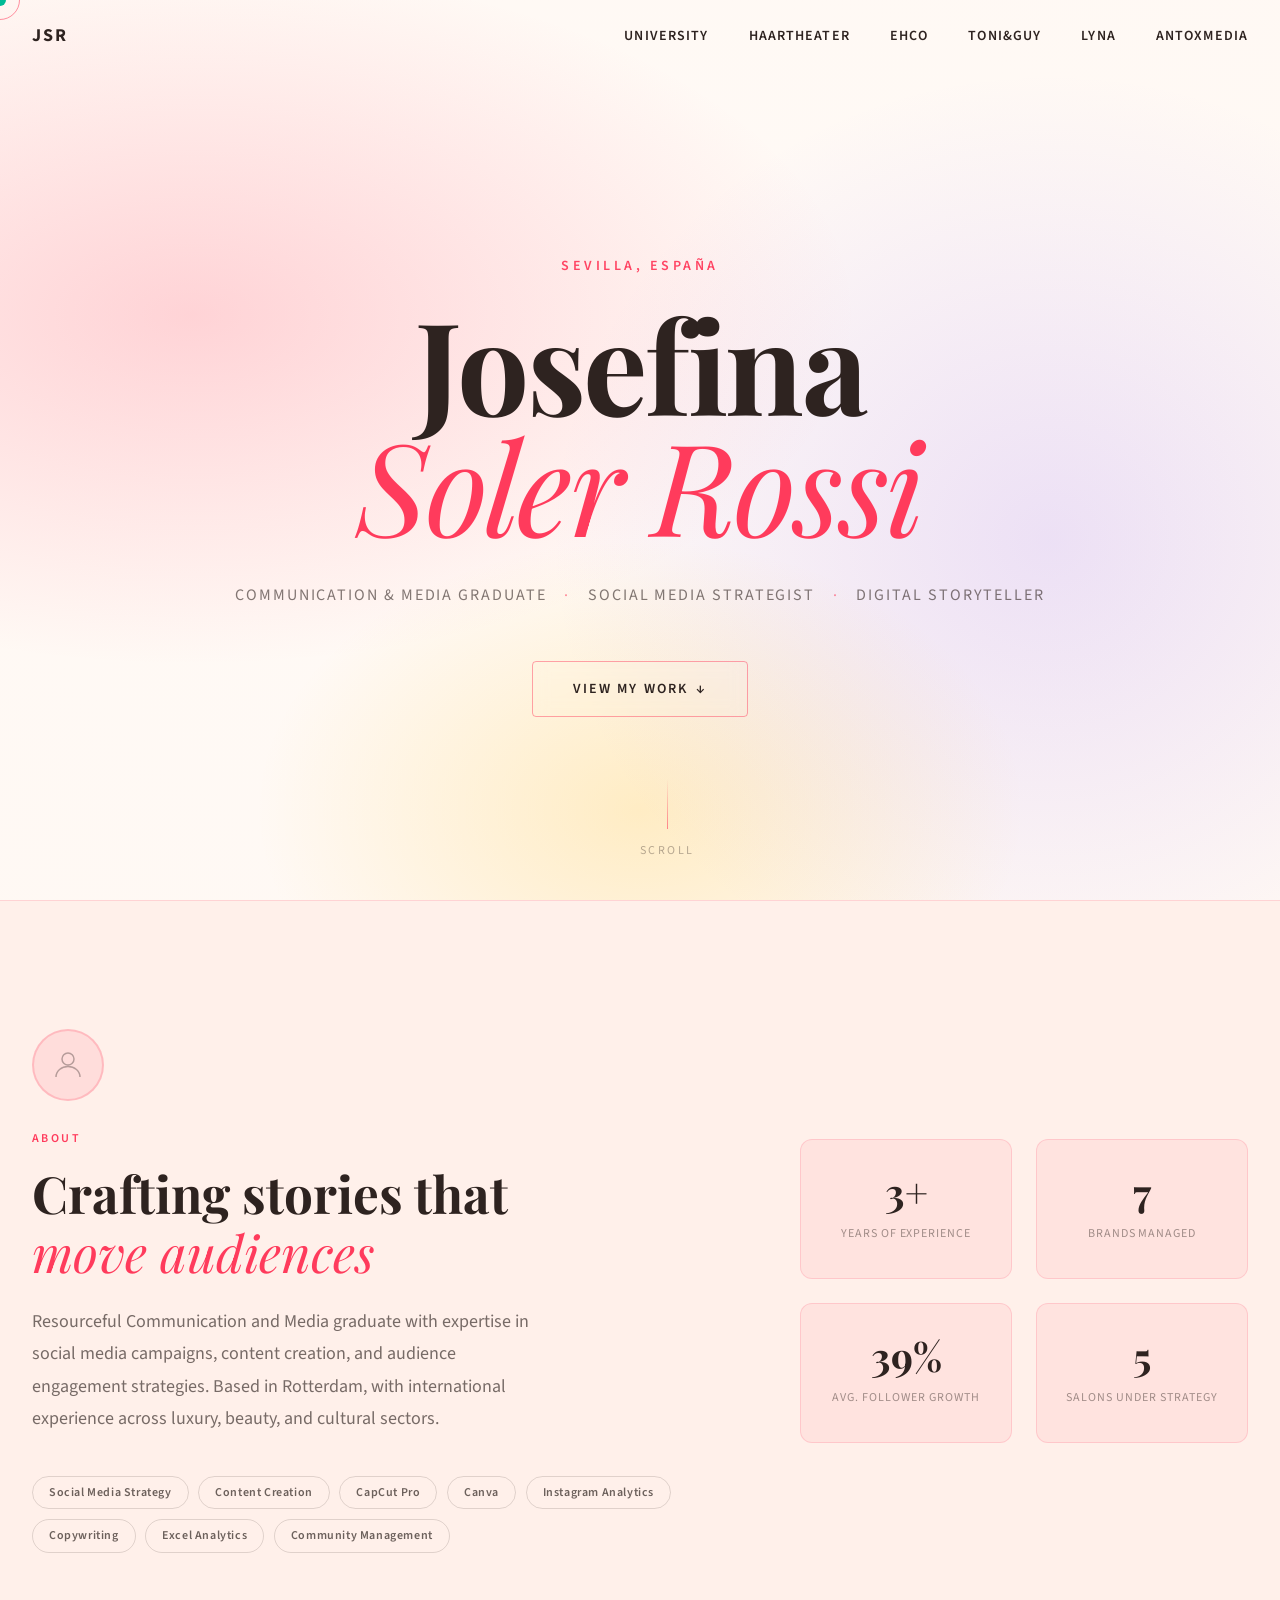
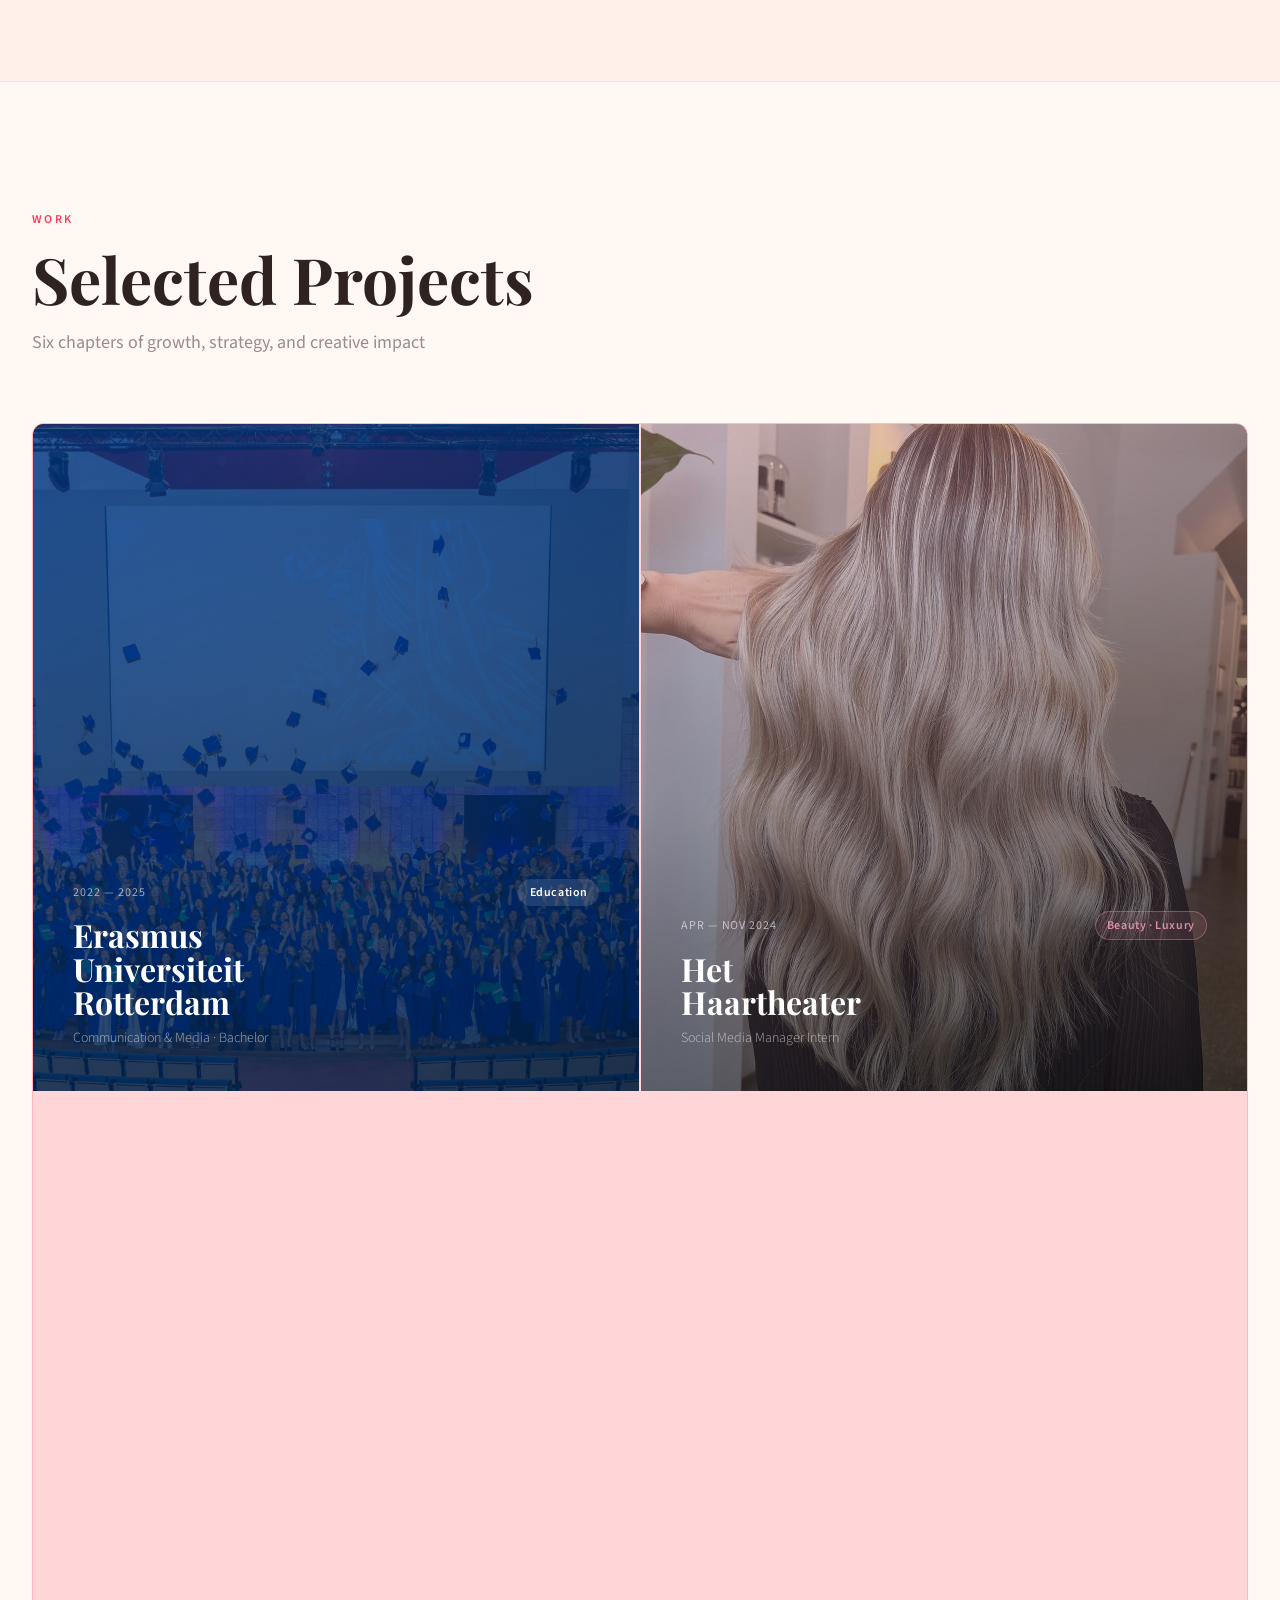
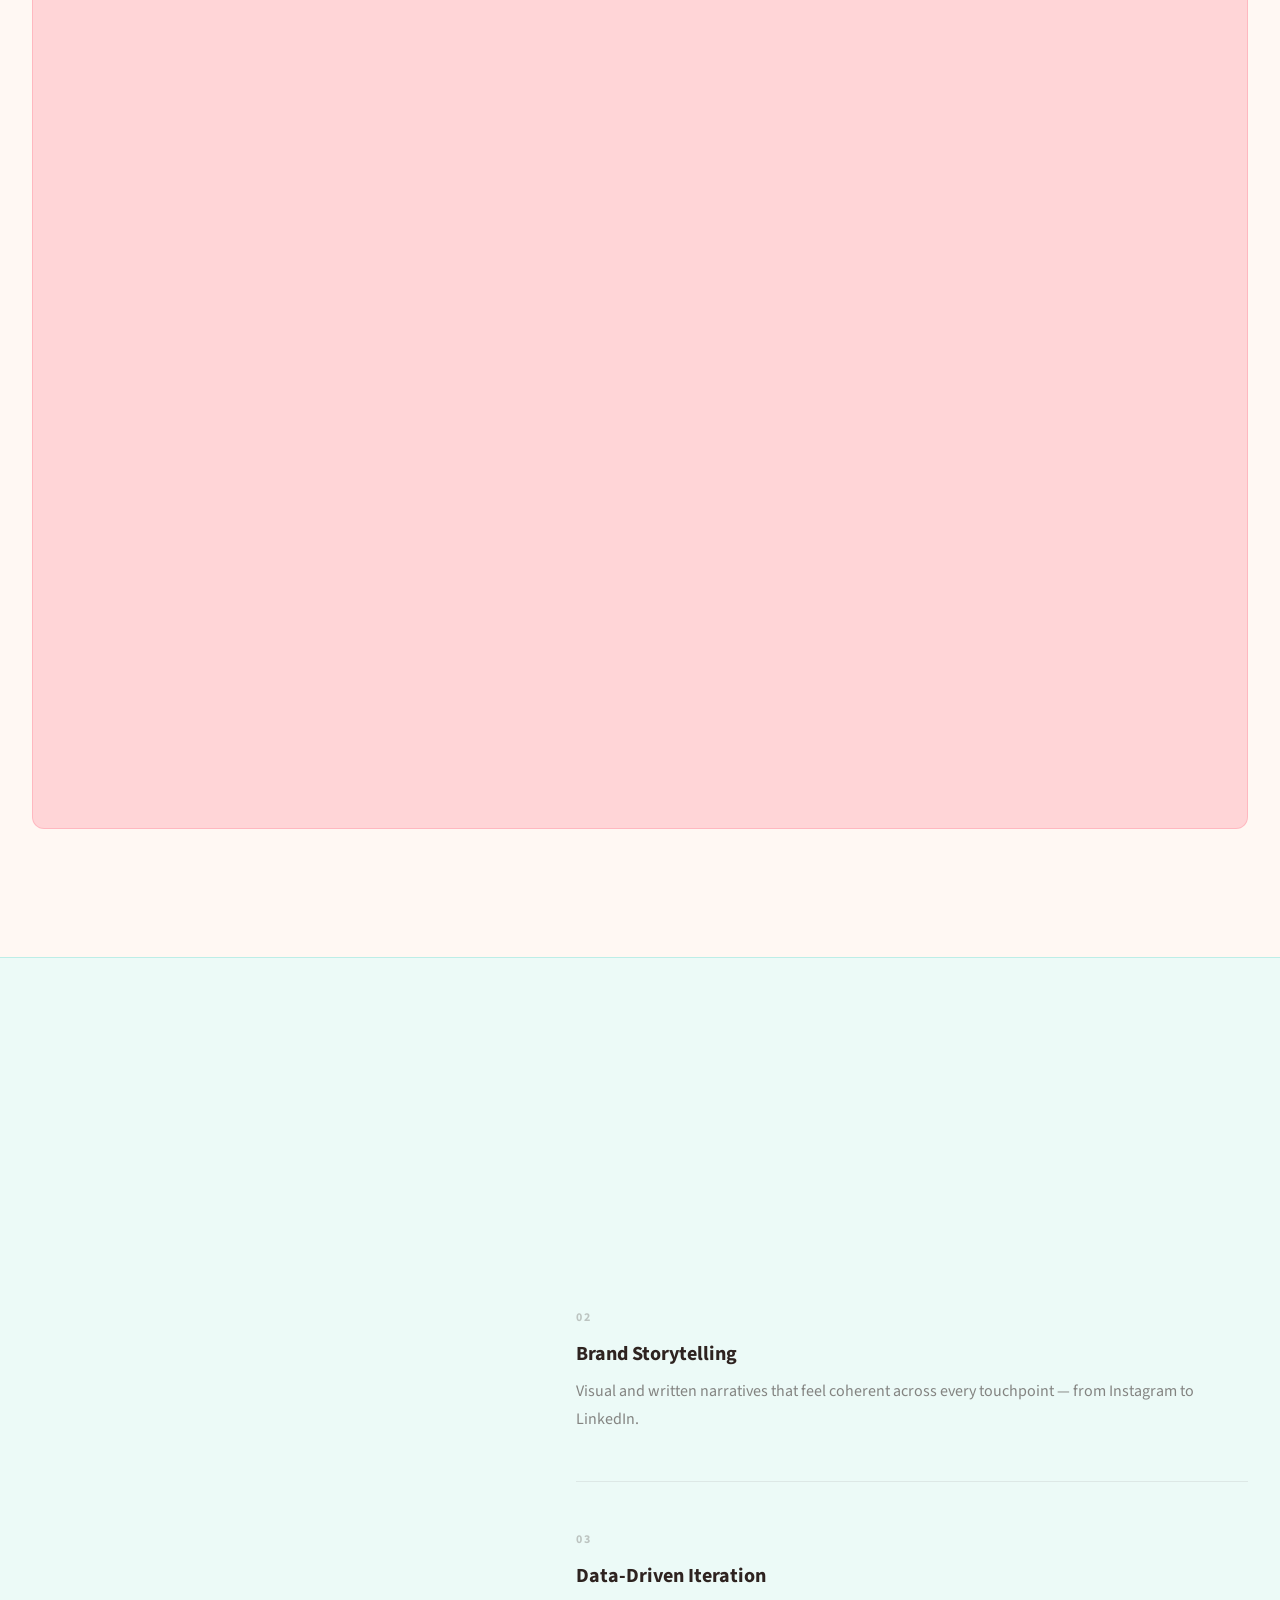
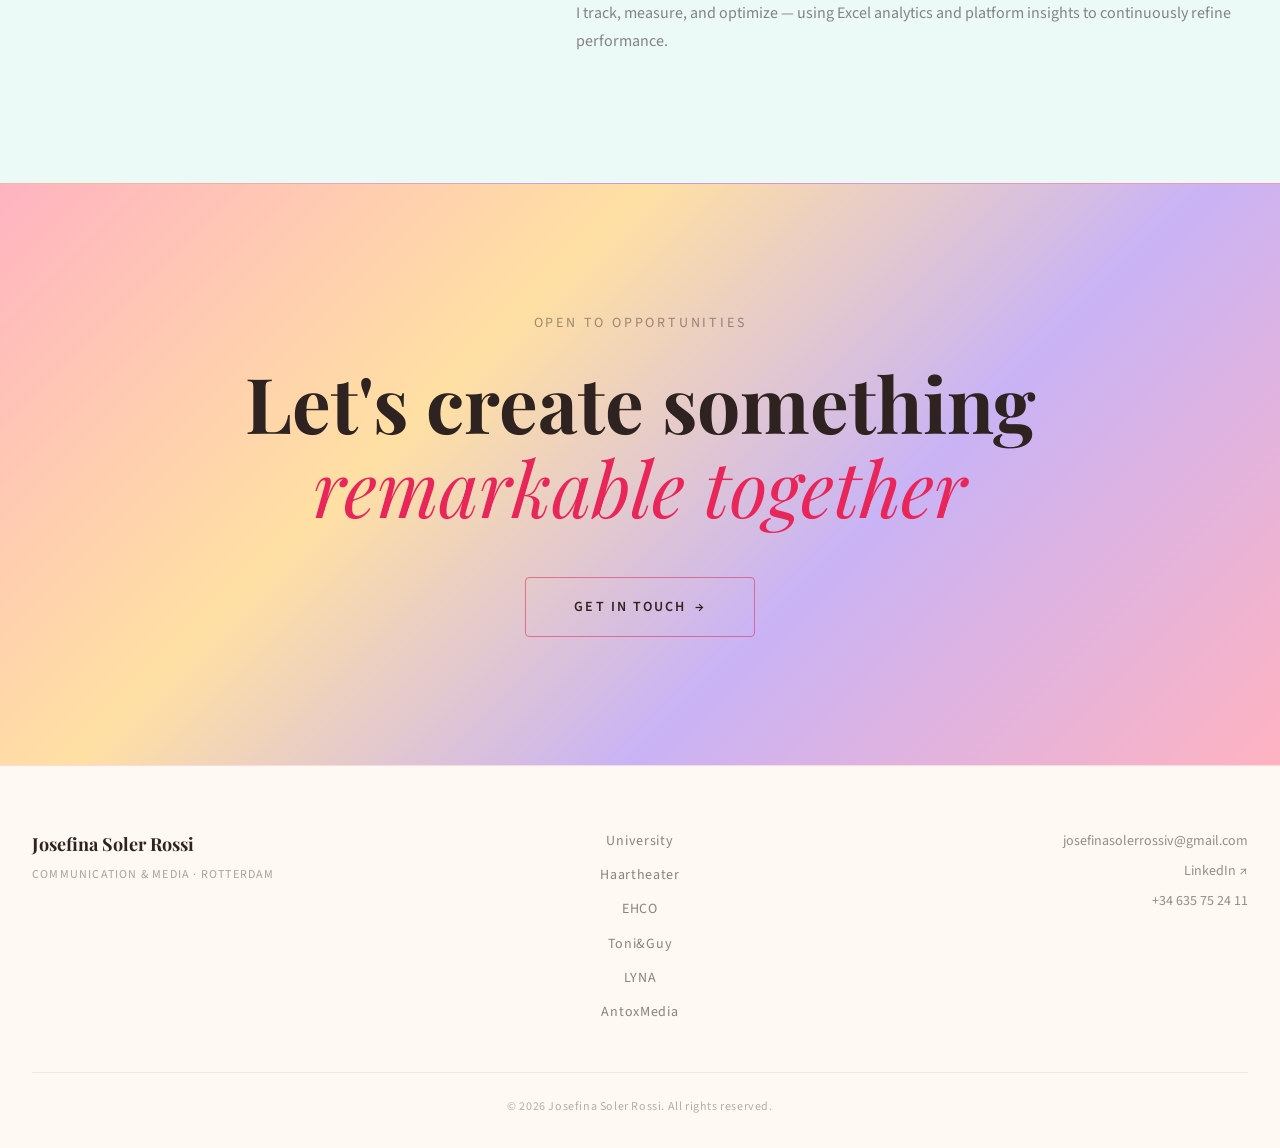
<file: index.html>
<!DOCTYPE html>
<html lang="en">
<head>
  <meta charset="UTF-8" />
  <meta name="viewport" content="width=device-width, initial-scale=1.0" />
  <meta name="description" content="Josefina Soler Rossi — Communication & Media Graduate, Social Media Strategist, Digital Storyteller. Portfolio of marketing and communications work." />
  <title>Josefina Soler Rossi — Portfolio</title>

  <!-- Fonts -->
  <link rel="preconnect" href="https://fonts.googleapis.com" />
  <link rel="preconnect" href="https://fonts.gstatic.com" crossorigin />
  <link href="https://fonts.googleapis.com/css2?family=Playfair+Display:ital,wght@0,400;0,700;1,400&family=Source+Sans+Pro:wght@300;400;600&family=Cormorant+Garamond:ital,wght@0,300;0,400;0,600;1,300&family=Bebas+Neue&family=Montserrat:wght@400;700;900&family=Nunito:wght@400;600;700&family=Lato:wght@300;400&family=Open+Sans:wght@300;400;600&display=swap" rel="stylesheet" />

  <!-- Styles -->
  <link rel="stylesheet" href="assets/css/global.css" />
  <link rel="stylesheet" href="assets/css/nav.css" />
  <link rel="stylesheet" href="assets/css/home.css" />
</head>
<body class="page-home">

  <!-- Custom Cursor -->
  <div class="cursor" style="background:#ff3b5c;"></div>
  <div class="cursor-follower" style="border-color:rgba(255,59,92,0.55);"></div>

  <!-- Page Transition Overlay -->
  <div class="page-transition" style="background:linear-gradient(135deg,#ffb3c1,#ffe0a3,#c9b3f5);"></div>

  <!-- Scroll Progress -->
  <div class="scroll-progress" style="background:linear-gradient(90deg,#ff3b5c,#ffb800,#00bfa6,#8b5cf6);"></div>

  <!-- Navigation -->
  <nav class="site-nav nav--home" role="navigation" aria-label="Main navigation">
    <div class="nav-inner">
      <a href="index.html" class="nav-logo" aria-label="Josefina Soler Rossi — Home">
        <span>JSR</span>
      </a>
      <ul class="nav-links" role="list">
        <li><a href="pages/university.html" class="nav-link">University</a></li>
        <li><a href="pages/haartheater.html" class="nav-link">Haartheater</a></li>
        <li><a href="pages/ehco.html" class="nav-link">EHCO</a></li>
        <li><a href="pages/toniandguy.html" class="nav-link">Toni&amp;Guy</a></li>
        <li><a href="pages/lyna.html" class="nav-link">LYNA</a></li>
        <li><a href="pages/antoxmedia.html" class="nav-link">AntoxMedia</a></li>
      </ul>
      <button class="nav-hamburger" aria-label="Toggle menu" aria-expanded="false" aria-controls="mobile-menu">
        <span></span>
        <span></span>
        <span></span>
      </button>
    </div>
  </nav>

  <!-- Mobile Overlay -->
  <div class="nav-mobile-overlay" id="mobile-menu" style="background:rgba(255,248,243,0.98);">
    <ul class="nav-mobile-links" role="list">
      <li><a href="index.html" class="nav-mobile-link" style="color:#2e2320;">Home</a></li>
      <li><a href="pages/university.html" class="nav-mobile-link" style="color:#2e2320;">University</a></li>
      <li><a href="pages/haartheater.html" class="nav-mobile-link" style="color:#2e2320;">Haartheater</a></li>
      <li><a href="pages/ehco.html" class="nav-mobile-link" style="color:#2e2320;">EHCO</a></li>
      <li><a href="pages/toniandguy.html" class="nav-mobile-link" style="color:#2e2320;">Toni&amp;Guy</a></li>
      <li><a href="pages/lyna.html" class="nav-mobile-link" style="color:#2e2320;">LYNA</a></li>
      <li><a href="pages/antoxmedia.html" class="nav-mobile-link" style="color:#2e2320;">AntoxMedia</a></li>
    </ul>
    <p class="nav-mobile-contact" style="color:rgba(46,35,32,0.5);">josefinasolerrossiv@gmail.com</p>
  </div>

  <!-- ============================================================
       HERO
       ============================================================ -->
  <section class="hero" id="hero" aria-label="Hero section">
    <canvas id="particles-canvas" class="hero-canvas" aria-hidden="true"></canvas>
    <div class="hero-bg" aria-hidden="true"></div>

    <div class="hero-content">
      <p class="hero-eyebrow fade-in delay-1">Sevilla, España</p>
      <h1 class="hero-name fade-in delay-2">
        Josefina<br />
        <em>Soler Rossi</em>
      </h1>
      <p class="hero-tagline fade-in delay-3">
        Communication &amp; Media Graduate
        <span class="hero-dot" aria-hidden="true">·</span>
        Social Media Strategist
        <span class="hero-dot" aria-hidden="true">·</span>
        Digital Storyteller
      </p>
      <div class="hero-cta fade-in delay-4">
        <a href="#projects" class="btn btn-hero">
          View My Work
          <span class="arrow" aria-hidden="true">↓</span>
        </a>
      </div>
    </div>

    <div class="hero-scroll-indicator fade-in delay-5" aria-hidden="true">
      <div class="scroll-line"></div>
      <span>Scroll</span>
    </div>
  </section>

  <!-- ============================================================
       ABOUT
       ============================================================ -->
  <section class="about section" id="about" aria-labelledby="about-heading">
    <div class="container">
      <div class="about-grid">
        <div class="about-text slide-left">
          <!-- JOSEFINA_PHOTO: replace src below with personal photo.
               Suggested path: assets/images/josefina-soler-rossi.jpg
               The image will display as a warm circular avatar above the about text. -->
          <div class="about-avatar">
            <div class="about-avatar-placeholder" aria-label="Photo of Josefina Soler Rossi" role="img">
              <svg width="36" height="36" viewBox="0 0 24 24" fill="none" stroke="currentColor" stroke-width="1" aria-hidden="true"><circle cx="12" cy="8" r="4"/><path d="M4 20c0-4 3.6-7 8-7s8 3 8 7"/></svg>
            </div>
            <!-- Uncomment once photo is ready:
            <img src="assets/images/josefina-soler-rossi.jpg" alt="Josefina Soler Rossi — Communication & Media professional" class="about-avatar-img" />
            -->
          </div>
          <span class="section-label" style="color:#ff3b5c;">About</span>
          <h2 id="about-heading" class="about-heading">
            Crafting stories that<br /><em>move audiences</em>
          </h2>
          <p class="about-bio">
            Resourceful Communication and Media graduate with expertise in social media campaigns, content creation, and audience engagement strategies. Based in Rotterdam, with international experience across luxury, beauty, and cultural sectors.
          </p>
          <div class="about-skills" data-stagger="0.07">
            <span class="skill-tag">Social Media Strategy</span>
            <span class="skill-tag">Content Creation</span>
            <span class="skill-tag">CapCut Pro</span>
            <span class="skill-tag">Canva</span>
            <span class="skill-tag">Instagram Analytics</span>
            <span class="skill-tag">Copywriting</span>
            <span class="skill-tag">Excel Analytics</span>
            <span class="skill-tag">Community Management</span>
          </div>
        </div>
        <div class="about-stats slide-right">
          <div class="stat-card scale-up delay-1">
            <span class="stat-number" data-count="true" data-target="3" data-suffix="+" data-duration="1500">3+</span>
            <span class="stat-label">Years of Experience</span>
          </div>
          <div class="stat-card scale-up delay-2">
            <span class="stat-number" data-count="true" data-target="7" data-suffix="" data-duration="1500">7</span>
            <span class="stat-label">Brands Managed</span>
          </div>
          <div class="stat-card scale-up delay-3">
            <span class="stat-number" data-count="true" data-target="40" data-suffix="%" data-duration="1800">40%</span>
            <span class="stat-label">Avg. Follower Growth</span>
          </div>
          <div class="stat-card scale-up delay-4">
            <span class="stat-number" data-count="true" data-target="5" data-suffix="" data-duration="1500">5</span>
            <span class="stat-label">Salons Under Strategy</span>
          </div>
        </div>
      </div>
    </div>
  </section>

  <!-- ============================================================
       PROJECTS GRID
       ============================================================ -->
  <section class="projects section" id="projects" aria-labelledby="projects-heading">
    <div class="container">
      <div class="projects-header slide-up">
        <span class="section-label" style="color:#ff3b5c;">Work</span>
        <h2 id="projects-heading" class="projects-title">Selected Projects</h2>
        <p class="projects-subtitle">Six chapters of growth, strategy, and creative impact</p>
      </div>

      <div class="projects-grid">

        <!-- Card 1 — University -->
        <article class="project-card card--university fade-in delay-1" data-cursor-hover>
          <a href="pages/university.html" class="card-link" aria-label="View Erasmus University Rotterdam project">
            <div class="card-bg" aria-hidden="true"></div>
            <div class="card-content">
              <div class="card-meta">
                <span class="card-label">2022 — 2025</span>
                <span class="card-category">Education</span>
              </div>
              <h3 class="card-title">Erasmus<br />Universiteit<br />Rotterdam</h3>
              <p class="card-role">Communication &amp; Media · Bachelor</p>
            </div>
            <div class="card-hover-overlay">
              <p class="card-description">International Bachelor in Communication and Media with a Minor in Influencing People. The academic foundation behind every strategic decision.</p>
              <span class="card-cta">Explore <span class="arrow" aria-hidden="true">→</span></span>
            </div>
            <div class="card-accent" aria-hidden="true"></div>
          </a>
        </article>

        <!-- Card 2 — Haartheater -->
        <article class="project-card card--haartheater fade-in delay-2" data-cursor-hover>
          <a href="pages/haartheater.html" class="card-link" aria-label="View Het Haartheater project">
            <div class="card-bg" aria-hidden="true"></div>
            <div class="card-content">
              <div class="card-meta">
                <span class="card-label">Apr — Nov 2024</span>
                <span class="card-category">Beauty · Luxury</span>
              </div>
              <h3 class="card-title">Het<br />Haar&shy;theater</h3>
              <p class="card-role">Social Media Manager Intern</p>
            </div>
            <div class="card-hover-overlay">
              <p class="card-description">Transformed a luxury hair salon chain's digital presence. +40% follower growth, +50% engagement. Five Amsterdam salons unified under one cohesive strategy.</p>
              <span class="card-cta">Explore <span class="arrow" aria-hidden="true">→</span></span>
            </div>
            <div class="card-accent" aria-hidden="true"></div>
          </a>
        </article>

        <!-- Card 3 — EHCO -->
        <article class="project-card card--ehco fade-in delay-3" data-cursor-hover>
          <a href="pages/ehco.html" class="card-link" aria-label="View EHCO project">
            <div class="card-bg" aria-hidden="true"></div>
            <div class="card-content">
              <div class="card-meta">
                <span class="card-label">Sep 2024 — Jun 2025</span>
                <span class="card-category">Culture · Community</span>
              </div>
              <h3 class="card-title">Erasmus<br />Hispanic<br />Cultural Org.</h3>
              <p class="card-role">Social Media Manager &amp; Content Editor</p>
            </div>
            <div class="card-hover-overlay">
              <p class="card-description">Built community and cultural identity for hundreds of Hispanic students at Erasmus Rotterdam. +35% audience expansion and record event participation.</p>
              <span class="card-cta">Explore <span class="arrow" aria-hidden="true">→</span></span>
            </div>
            <div class="card-accent" aria-hidden="true"></div>
          </a>
        </article>

        <!-- Card 4 — Toni&Guy -->
        <article class="project-card card--toniandguy fade-in delay-4" data-cursor-hover>
          <a href="pages/toniandguy.html" class="card-link" aria-label="View Toni&amp;Guy NL project">
            <div class="card-bg" aria-hidden="true"></div>
            <div class="card-content">
              <div class="card-meta">
                <span class="card-label">Jun 2025 — Mar 2026</span>
                <span class="card-category">Fashion · Premium</span>
              </div>
              <h3 class="card-title">Toni&amp;<br />Guy NL</h3>
              <p class="card-role">Social Media &amp; Marketing Intern</p>
            </div>
            <div class="card-hover-overlay">
              <p class="card-description">Multi-channel marketing strategy for the Netherlands division of a global premium hair brand. +30% digital engagement across all channels in 9 months.</p>
              <span class="card-cta">Explore <span class="arrow" aria-hidden="true">→</span></span>
            </div>
            <div class="card-accent" aria-hidden="true"></div>
          </a>
        </article>

        <!-- Card 5 — LYNA -->
        <article class="project-card card--lyna fade-in delay-5" data-cursor-hover>
          <a href="pages/lyna.html" class="card-link" aria-label="View LYNA project">
            <div class="card-bg" aria-hidden="true"></div>
            <div class="card-content">
              <div class="card-meta">
                <span class="card-label">Aug — Sep 2026</span>
                <span class="card-category">Wellness · AI</span>
              </div>
              <h3 class="card-title">LYNA</h3>
              <p class="card-role">AI Content Creator Intern</p>
            </div>
            <div class="card-hover-overlay">
              <p class="card-description">Designed the AI character behind LYNA, a menstrual cycle and nutrition app — from visual and personality research to test videos produced with Google Flow.</p>
              <span class="card-cta">Explore <span class="arrow" aria-hidden="true">→</span></span>
            </div>
            <div class="card-accent" aria-hidden="true"></div>
          </a>
        </article>

        <!-- Card 6 — AntoxMedia -->
        <article class="project-card card--antoxmedia fade-in delay-6" data-cursor-hover>
          <a href="pages/antoxmedia.html" class="card-link" aria-label="View AntoxMedia project">
            <div class="card-bg" aria-hidden="true"></div>
            <div class="card-content">
              <div class="card-meta">
                <span class="card-label">May 2026 — Present</span>
                <span class="card-category">Marketing · AI Agency</span>
              </div>
              <h3 class="card-title">Antox<br />Media</h3>
              <p class="card-role">Social Media Manager &amp; Content Editor</p>
            </div>
            <div class="card-hover-overlay">
              <p class="card-description">Managing Instagram and TikTok for two client brands at an AI-driven marketing agency — Budare and Mokambo — from video editing to community management.</p>
              <span class="card-cta">Explore <span class="arrow" aria-hidden="true">→</span></span>
            </div>
            <div class="card-accent" aria-hidden="true"></div>
          </a>
        </article>

      </div>
    </div>
  </section>

  <!-- ============================================================
       APPROACH SECTION
       ============================================================ -->
  <section class="approach section" aria-labelledby="approach-heading">
    <div class="container">
      <div class="approach-inner">
        <div class="approach-text slide-left">
          <span class="section-label" style="color:#00a68f;">How I Work</span>
          <h2 id="approach-heading" class="approach-heading">
            Strategy meets<br /><em>aesthetic precision</em>
          </h2>
        </div>
        <div class="approach-pillars" data-stagger="0.12">
          <div class="pillar slide-up">
            <span class="pillar-number" aria-hidden="true">01</span>
            <h3 class="pillar-title">Research &amp; Insight</h3>
            <p class="pillar-text">I ground every campaign in audience data and market analysis before creating a single piece of content.</p>
          </div>
          <div class="pillar slide-up">
            <span class="pillar-number" aria-hidden="true">02</span>
            <h3 class="pillar-title">Brand Storytelling</h3>
            <p class="pillar-text">Visual and written narratives that feel coherent across every touchpoint — from Instagram to LinkedIn.</p>
          </div>
          <div class="pillar slide-up">
            <span class="pillar-number" aria-hidden="true">03</span>
            <h3 class="pillar-title">Data-Driven Iteration</h3>
            <p class="pillar-text">I track, measure, and optimize — using Excel analytics and platform insights to continuously refine performance.</p>
          </div>
        </div>
      </div>
    </div>
  </section>

  <!-- ============================================================
       CTA / CONTACT STRIP
       ============================================================ -->
  <section class="contact-strip" aria-labelledby="contact-heading">
    <div class="container">
      <div class="contact-inner fade-in">
        <p class="contact-pre">Open to opportunities</p>
        <h2 id="contact-heading" class="contact-heading">
          Let's create something<br /><em>remarkable together</em>
        </h2>
        <a href="mailto:josefinasolerrossiv@gmail.com" class="btn btn-contact">
          Get in touch
          <span class="arrow" aria-hidden="true">→</span>
        </a>
      </div>
    </div>
  </section>

  <!-- ============================================================
       FOOTER
       ============================================================ -->
  <footer class="site-footer" role="contentinfo">
    <div class="container">
      <div class="footer-inner">
        <div class="footer-brand">
          <span class="footer-name">Josefina Soler Rossi</span>
          <span class="footer-title">Communication &amp; Media · Rotterdam</span>
        </div>
        <nav class="footer-links" aria-label="Footer navigation">
          <a href="pages/university.html" class="footer-link">University</a>
          <a href="pages/haartheater.html" class="footer-link">Haartheater</a>
          <a href="pages/ehco.html" class="footer-link">EHCO</a>
          <a href="pages/toniandguy.html" class="footer-link">Toni&amp;Guy</a>
          <a href="pages/lyna.html" class="footer-link">LYNA</a>
          <a href="pages/antoxmedia.html" class="footer-link">AntoxMedia</a>
        </nav>
        <div class="footer-contact">
          <a href="mailto:josefinasolerrossiv@gmail.com" class="footer-contact-link">josefinasolerrossiv@gmail.com</a>
          <a href="https://linkedin.com/in/josefina-soler-rossi" target="_blank" rel="noopener noreferrer" class="footer-contact-link">LinkedIn ↗</a>
          <a href="tel:+34635752411" class="footer-contact-link">+34 635 75 24 11</a>
        </div>
      </div>
      <div class="footer-bottom">
        <span>&copy; 2026 Josefina Soler Rossi. All rights reserved.</span>
      </div>
    </div>
  </footer>

  <!-- Scripts -->
  <script src="assets/js/animations.js"></script>
  <script src="assets/js/main.js"></script>

</body>
</html>
</file>
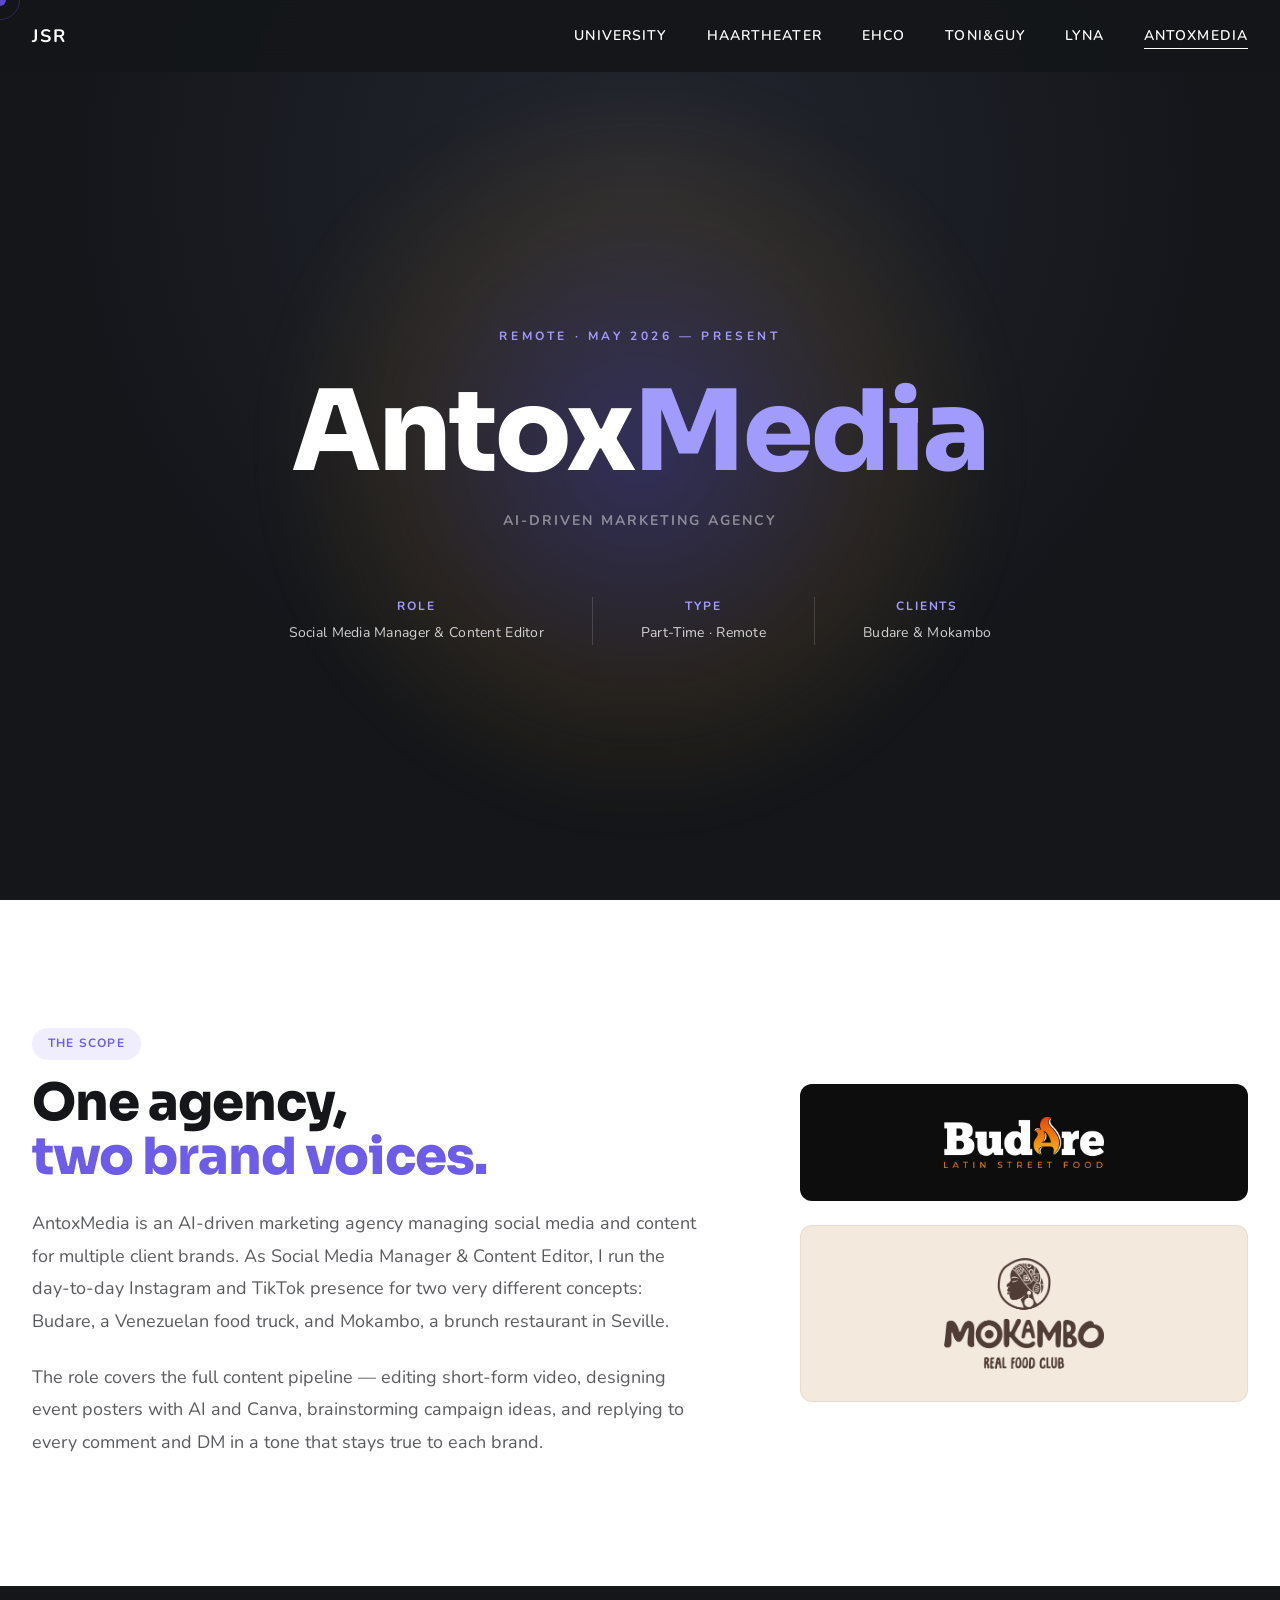
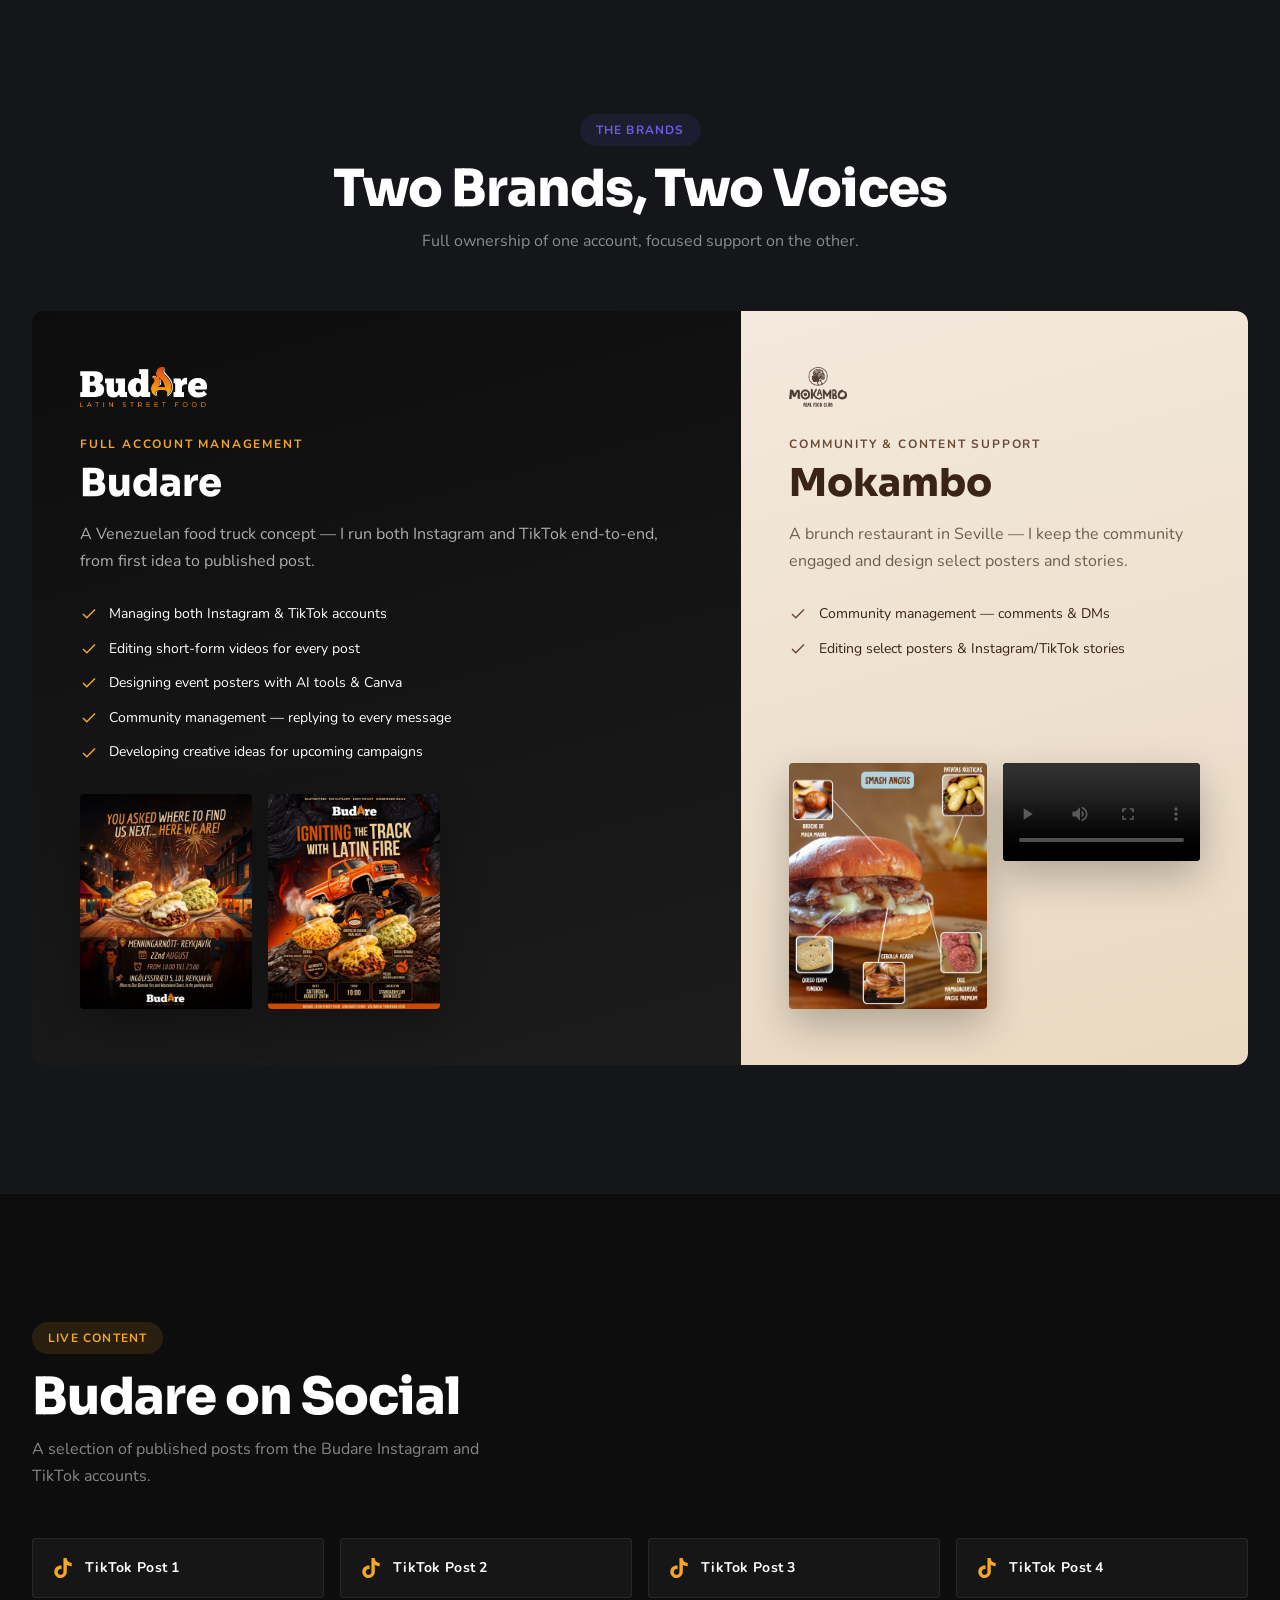
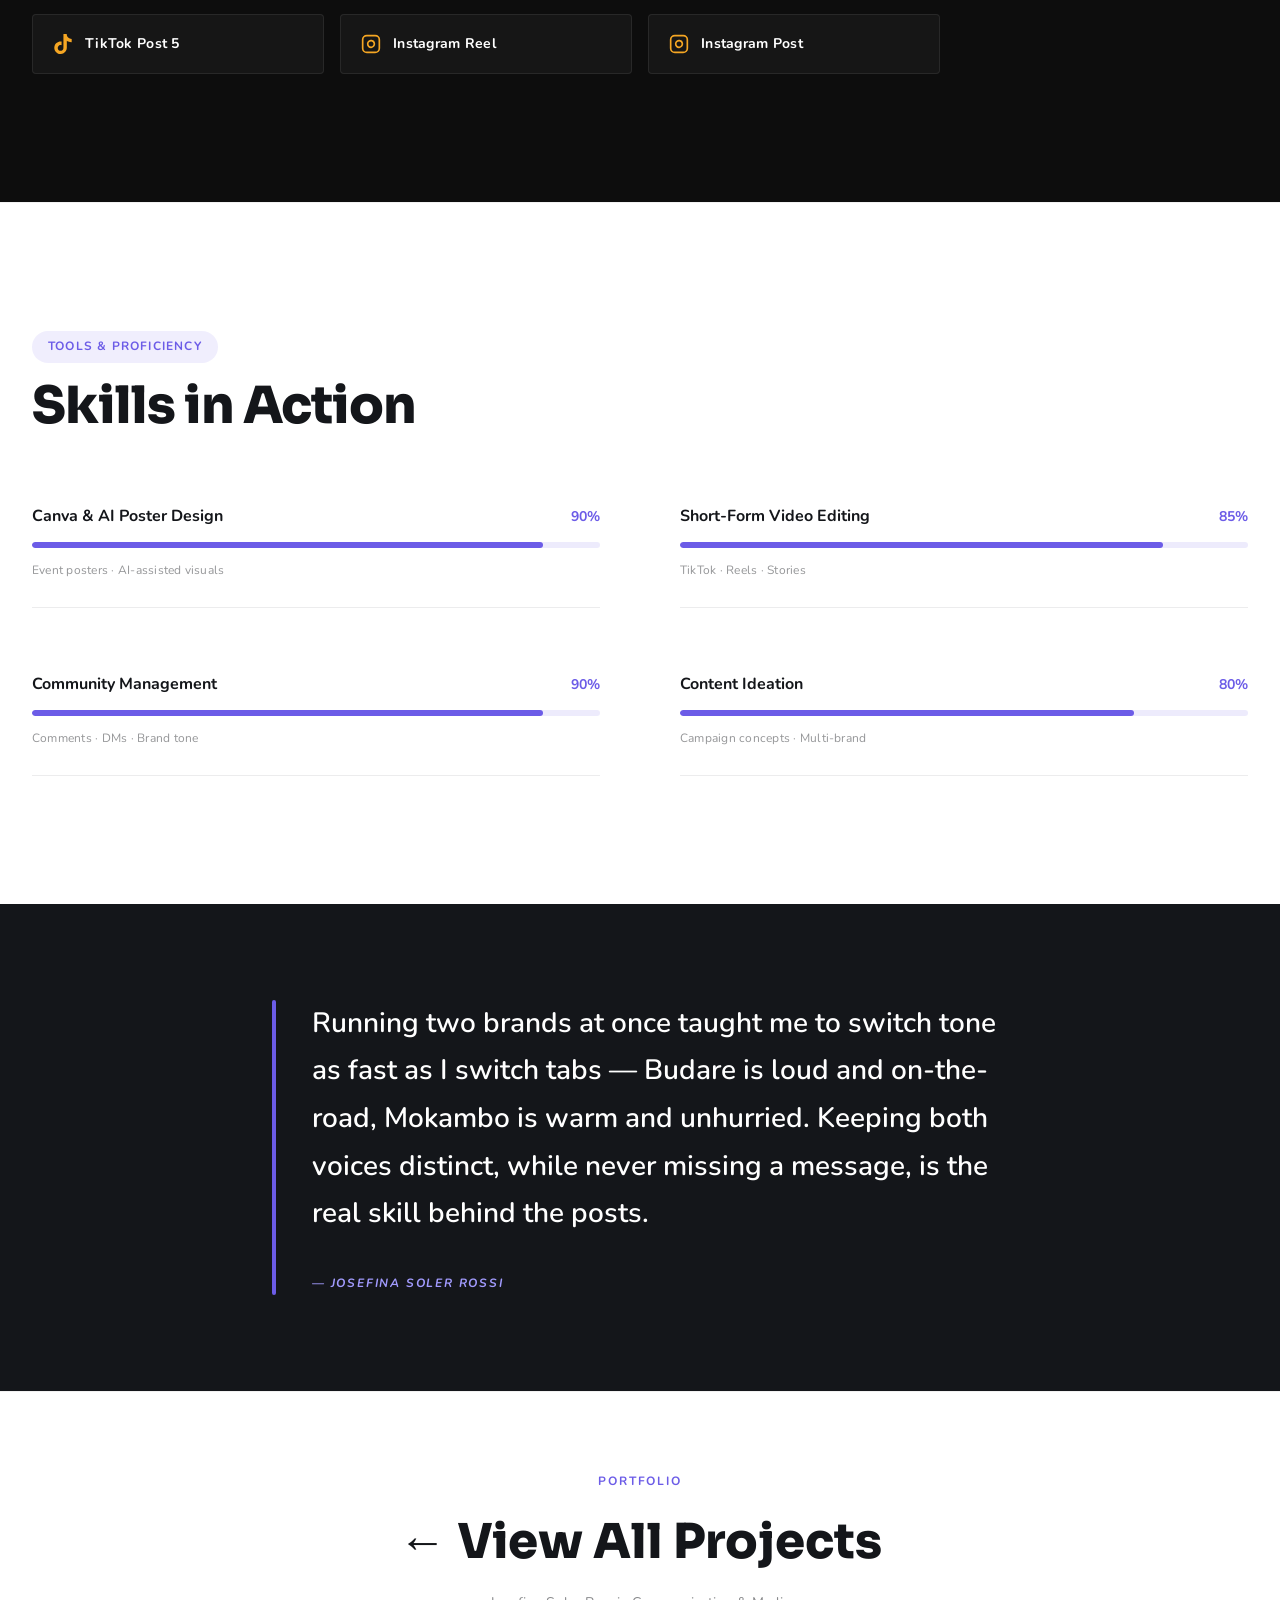
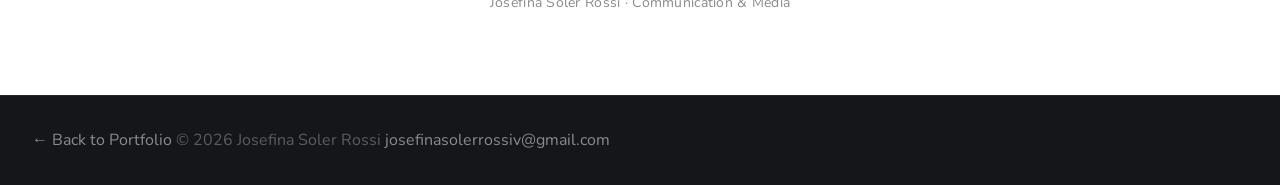
<file: pages/antoxmedia.html>
<!DOCTYPE html>
<html lang="en">
<head>
  <meta charset="UTF-8" />
  <meta name="viewport" content="width=device-width, initial-scale=1.0" />
  <meta name="description" content="Josefina Soler Rossi — AntoxMedia. Social Media Manager &amp; Content Editor (Part-Time), May 2026 – Present." />
  <title>AntoxMedia — Josefina Soler Rossi</title>

  <link rel="preconnect" href="https://fonts.googleapis.com" />
  <link rel="preconnect" href="https://fonts.gstatic.com" crossorigin />
  <link href="https://fonts.googleapis.com/css2?family=Sora:wght@400;600;700;800&family=Nunito:wght@400;600;700&display=swap" rel="stylesheet" />

  <link rel="stylesheet" href="../assets/css/global.css" />
  <link rel="stylesheet" href="../assets/css/nav.css" />
  <link rel="stylesheet" href="../assets/css/antoxmedia.css" />
</head>
<body class="page-antoxmedia">

  <!-- Custom Cursor -->
  <div class="cursor" style="background:var(--antox-violet);"></div>
  <div class="cursor-follower" style="border-color:rgba(108,92,231,0.3);"></div>

  <!-- Page Transition -->
  <div class="page-transition" style="background:var(--antox-ink);"></div>

  <!-- Scroll Progress -->
  <div class="scroll-progress"></div>

  <!-- Navigation -->
  <nav class="site-nav nav--antoxmedia" role="navigation" aria-label="Main navigation">
    <div class="nav-inner">
      <a href="../index.html" class="nav-logo" aria-label="Back to portfolio home">JSR</a>
      <ul class="nav-links" role="list">
        <li><a href="university.html" class="nav-link">University</a></li>
        <li><a href="haartheater.html" class="nav-link">Haartheater</a></li>
        <li><a href="ehco.html" class="nav-link">EHCO</a></li>
        <li><a href="toniandguy.html" class="nav-link">Toni&amp;Guy</a></li>
        <li><a href="lyna.html" class="nav-link">LYNA</a></li>
        <li><a href="antoxmedia.html" class="nav-link is-active">AntoxMedia</a></li>
      </ul>
      <button class="nav-hamburger" aria-label="Toggle menu" aria-expanded="false" aria-controls="mobile-menu">
        <span></span><span></span><span></span>
      </button>
    </div>
  </nav>

  <!-- Mobile Overlay -->
  <div class="nav-mobile-overlay" id="mobile-menu" style="background:rgba(20,22,26,0.99);">
    <ul class="nav-mobile-links" role="list">
      <li><a href="../index.html" class="nav-mobile-link" style="color:#fff;">Home</a></li>
      <li><a href="university.html" class="nav-mobile-link" style="color:#fff;">University</a></li>
      <li><a href="haartheater.html" class="nav-mobile-link" style="color:#fff;">Haartheater</a></li>
      <li><a href="ehco.html" class="nav-mobile-link" style="color:#fff;">EHCO</a></li>
      <li><a href="toniandguy.html" class="nav-mobile-link" style="color:#fff;">Toni&amp;Guy</a></li>
      <li><a href="lyna.html" class="nav-mobile-link" style="color:#fff;">LYNA</a></li>
      <li><a href="antoxmedia.html" class="nav-mobile-link" style="color:var(--antox-violet-light);">AntoxMedia</a></li>
    </ul>
  </div>

  <!-- ============================================================
       HERO
       ============================================================ -->
  <header class="antox-hero" aria-labelledby="antox-hero-title">
    <div class="antox-hero-glow" aria-hidden="true"></div>

    <div class="antox-hero-content">
      <div class="antox-hero-eyebrow fade-in delay-1">Remote · May 2026 — Present</div>

      <h1 id="antox-hero-title" class="antox-hero-title fade-in delay-2">
        Antox<em>Media</em>
      </h1>

      <p class="antox-hero-sub fade-in delay-3">AI-Driven Marketing Agency</p>

      <div class="antox-hero-meta fade-in delay-4">
        <div class="antox-meta-item">
          <span class="antox-meta-label">Role</span>
          <span class="antox-meta-value">Social Media Manager &amp; Content Editor</span>
        </div>
        <div class="antox-meta-divider" aria-hidden="true"></div>
        <div class="antox-meta-item">
          <span class="antox-meta-label">Type</span>
          <span class="antox-meta-value">Part-Time · Remote</span>
        </div>
        <div class="antox-meta-divider" aria-hidden="true"></div>
        <div class="antox-meta-item">
          <span class="antox-meta-label">Clients</span>
          <span class="antox-meta-value">Budare &amp; Mokambo</span>
        </div>
      </div>
    </div>

    <div class="antox-hero-scroll fade-in delay-5" aria-hidden="true">
      <div class="scroll-line" style="background:linear-gradient(to bottom, transparent, rgba(108,92,231,0.5));"></div>
    </div>
  </header>

  <!-- ============================================================
       THE SCOPE
       ============================================================ -->
  <section class="antox-scope section" aria-labelledby="scope-heading">
    <div class="container">
      <div class="scope-grid">
        <div class="scope-text slide-left">
          <span class="section-label">The Scope</span>
          <h2 id="scope-heading" class="antox-section-title">
            One agency,<br />
            <span class="antox-title-accent">two brand voices.</span>
          </h2>
          <p class="scope-body">
            AntoxMedia is an AI-driven marketing agency managing social media and content for multiple client brands. As Social Media Manager &amp; Content Editor, I run the day-to-day Instagram and TikTok presence for two very different concepts: Budare, a Venezuelan food truck, and Mokambo, a brunch restaurant in Seville.
          </p>
          <p class="scope-body">
            The role covers the full content pipeline — editing short-form video, designing event posters with AI and Canva, brainstorming campaign ideas, and replying to every comment and DM in a tone that stays true to each brand.
          </p>
        </div>
        <div class="scope-visual slide-right" aria-hidden="true">
          <div class="antox-logos-block">
            <div class="antox-logo-card antox-logo-card--budare">
              <img src="../assets/images/antox-budare-logo.png" alt="Budare" />
            </div>
            <div class="antox-logo-card antox-logo-card--mokambo">
              <img src="../assets/images/antox-mokambo-logo.png" alt="Mokambo" />
            </div>
          </div>
        </div>
      </div>
    </div>
  </section>

  <!-- ============================================================
       BRAND SPLIT
       ============================================================ -->
  <section class="antox-brands section" aria-labelledby="brands-heading">
    <div class="container">
      <div class="antox-brands-header slide-up">
        <span class="section-label">The Brands</span>
        <h2 id="brands-heading" class="antox-section-title">Two Brands, Two Voices</h2>
        <p>Full ownership of one account, focused support on the other.</p>
      </div>

      <div class="antox-split">

        <!-- Budare Panel -->
        <div class="antox-panel antox-panel--budare slide-left">
          <img src="../assets/images/antox-budare-logo.png" alt="Budare — Latin Street Food" class="antox-panel-logo" />
          <span class="antox-panel-role">Full Account Management</span>
          <h3 class="antox-panel-title">Budare</h3>
          <p class="antox-panel-desc">A Venezuelan food truck concept — I run both Instagram and TikTok end-to-end, from first idea to published post.</p>
          <ul class="antox-panel-list">
            <li>
              <svg width="18" height="18" viewBox="0 0 24 24" fill="none" stroke="currentColor" stroke-width="2"><polyline points="20 6 9 17 4 12"/></svg>
              <span>Managing both Instagram &amp; TikTok accounts</span>
            </li>
            <li>
              <svg width="18" height="18" viewBox="0 0 24 24" fill="none" stroke="currentColor" stroke-width="2"><polyline points="20 6 9 17 4 12"/></svg>
              <span>Editing short-form videos for every post</span>
            </li>
            <li>
              <svg width="18" height="18" viewBox="0 0 24 24" fill="none" stroke="currentColor" stroke-width="2"><polyline points="20 6 9 17 4 12"/></svg>
              <span>Designing event posters with AI tools &amp; Canva</span>
            </li>
            <li>
              <svg width="18" height="18" viewBox="0 0 24 24" fill="none" stroke="currentColor" stroke-width="2"><polyline points="20 6 9 17 4 12"/></svg>
              <span>Community management — replying to every message</span>
            </li>
            <li>
              <svg width="18" height="18" viewBox="0 0 24 24" fill="none" stroke="currentColor" stroke-width="2"><polyline points="20 6 9 17 4 12"/></svg>
              <span>Developing creative ideas for upcoming campaigns</span>
            </li>
          </ul>
          <div class="antox-panel-gallery">
            <img src="../assets/images/antox-budare-poster-1.jpg" alt="Budare event poster — Culture Night Reykjavik" loading="lazy" />
            <img src="../assets/images/antox-budare-poster-2.jpg" alt="Budare event poster — Igniting the Track with Latin Fire" loading="lazy" />
          </div>
        </div>

        <!-- Mokambo Panel -->
        <div class="antox-panel antox-panel--mokambo slide-right">
          <img src="../assets/images/antox-mokambo-logo.png" alt="Mokambo — Real Food Club" class="antox-panel-logo" />
          <span class="antox-panel-role">Community &amp; Content Support</span>
          <h3 class="antox-panel-title">Mokambo</h3>
          <p class="antox-panel-desc">A brunch restaurant in Seville — I keep the community engaged and design select posters and stories.</p>
          <ul class="antox-panel-list">
            <li>
              <svg width="18" height="18" viewBox="0 0 24 24" fill="none" stroke="currentColor" stroke-width="2"><polyline points="20 6 9 17 4 12"/></svg>
              <span>Community management — comments &amp; DMs</span>
            </li>
            <li>
              <svg width="18" height="18" viewBox="0 0 24 24" fill="none" stroke="currentColor" stroke-width="2"><polyline points="20 6 9 17 4 12"/></svg>
              <span>Editing select posters &amp; Instagram/TikTok stories</span>
            </li>
          </ul>
          <div class="antox-panel-gallery">
            <img src="../assets/images/antox-mokambo-poster.jpg" alt="Mokambo Smash Angus burger poster" loading="lazy" />
            <video src="../assets/videos/antox-mokambo-story.mp4" controls playsinline preload="metadata"></video>
          </div>
        </div>

      </div>
    </div>
  </section>

  <!-- ============================================================
       BUDARE ON SOCIAL
       ============================================================ -->
  <section class="antox-social section" aria-labelledby="social-heading">
    <div class="container">
      <div class="section-header slide-up">
        <span class="section-label">Live Content</span>
        <h2 id="social-heading" class="antox-section-title">Budare on Social</h2>
        <p class="antox-social-subtitle">A selection of published posts from the Budare Instagram and TikTok accounts.</p>
      </div>

      <div class="antox-social-grid" data-stagger="0.06">
        <a href="https://vt.tiktok.com/ZSqfghgB6/" target="_blank" rel="noopener noreferrer" class="antox-social-card scale-up delay-1">
          <svg width="20" height="20" viewBox="0 0 24 24" fill="currentColor"><path d="M12.53.02C13.84 0 15.14.01 16.44 0c.08 1.53.63 3.09 1.75 4.17 1.12 1.11 2.7 1.62 4.24 1.79v4.03c-1.44-.05-2.89-.35-4.2-.97-.57-.26-1.1-.59-1.62-.93-.01 2.92.01 5.84-.02 8.75-.08 1.4-.54 2.79-1.35 3.94-1.31 1.92-3.58 3.17-5.91 3.21-1.43.08-2.86-.31-4.08-1.03-2.02-1.19-3.44-3.37-3.65-5.71-.02-.5-.03-1-.01-1.49.18-1.9 1.12-3.72 2.58-4.96 1.66-1.44 3.98-2.13 6.15-1.72.02 1.48-.04 2.96-.04 4.44-.99-.32-2.15-.23-3.02.37-.63.41-1.11 1.04-1.36 1.75-.21.51-.15 1.07-.14 1.61.24 1.64 1.82 3.02 3.5 2.87 1.12-.01 2.19-.66 2.77-1.61.19-.33.4-.67.41-1.06.1-1.79.06-3.57.07-5.36.01-4.03-.01-8.05.02-12.07z"/></svg>
          <span>TikTok Post 1</span>
        </a>
        <a href="https://vt.tiktok.com/ZSqfbogM1/" target="_blank" rel="noopener noreferrer" class="antox-social-card scale-up delay-2">
          <svg width="20" height="20" viewBox="0 0 24 24" fill="currentColor"><path d="M12.53.02C13.84 0 15.14.01 16.44 0c.08 1.53.63 3.09 1.75 4.17 1.12 1.11 2.7 1.62 4.24 1.79v4.03c-1.44-.05-2.89-.35-4.2-.97-.57-.26-1.1-.59-1.62-.93-.01 2.92.01 5.84-.02 8.75-.08 1.4-.54 2.79-1.35 3.94-1.31 1.92-3.58 3.17-5.91 3.21-1.43.08-2.86-.31-4.08-1.03-2.02-1.19-3.44-3.37-3.65-5.71-.02-.5-.03-1-.01-1.49.18-1.9 1.12-3.72 2.58-4.96 1.66-1.44 3.98-2.13 6.15-1.72.02 1.48-.04 2.96-.04 4.44-.99-.32-2.15-.23-3.02.37-.63.41-1.11 1.04-1.36 1.75-.21.51-.15 1.07-.14 1.61.24 1.64 1.82 3.02 3.5 2.87 1.12-.01 2.19-.66 2.77-1.61.19-.33.4-.67.41-1.06.1-1.79.06-3.57.07-5.36.01-4.03-.01-8.05.02-12.07z"/></svg>
          <span>TikTok Post 2</span>
        </a>
        <a href="https://vt.tiktok.com/ZSqfgMrgW/" target="_blank" rel="noopener noreferrer" class="antox-social-card scale-up delay-3">
          <svg width="20" height="20" viewBox="0 0 24 24" fill="currentColor"><path d="M12.53.02C13.84 0 15.14.01 16.44 0c.08 1.53.63 3.09 1.75 4.17 1.12 1.11 2.7 1.62 4.24 1.79v4.03c-1.44-.05-2.89-.35-4.2-.97-.57-.26-1.1-.59-1.62-.93-.01 2.92.01 5.84-.02 8.75-.08 1.4-.54 2.79-1.35 3.94-1.31 1.92-3.58 3.17-5.91 3.21-1.43.08-2.86-.31-4.08-1.03-2.02-1.19-3.44-3.37-3.65-5.71-.02-.5-.03-1-.01-1.49.18-1.9 1.12-3.72 2.58-4.96 1.66-1.44 3.98-2.13 6.15-1.72.02 1.48-.04 2.96-.04 4.44-.99-.32-2.15-.23-3.02.37-.63.41-1.11 1.04-1.36 1.75-.21.51-.15 1.07-.14 1.61.24 1.64 1.82 3.02 3.5 2.87 1.12-.01 2.19-.66 2.77-1.61.19-.33.4-.67.41-1.06.1-1.79.06-3.57.07-5.36.01-4.03-.01-8.05.02-12.07z"/></svg>
          <span>TikTok Post 3</span>
        </a>
        <a href="https://vt.tiktok.com/ZSqfgeeXJ/" target="_blank" rel="noopener noreferrer" class="antox-social-card scale-up delay-4">
          <svg width="20" height="20" viewBox="0 0 24 24" fill="currentColor"><path d="M12.53.02C13.84 0 15.14.01 16.44 0c.08 1.53.63 3.09 1.75 4.17 1.12 1.11 2.7 1.62 4.24 1.79v4.03c-1.44-.05-2.89-.35-4.2-.97-.57-.26-1.1-.59-1.62-.93-.01 2.92.01 5.84-.02 8.75-.08 1.4-.54 2.79-1.35 3.94-1.31 1.92-3.58 3.17-5.91 3.21-1.43.08-2.86-.31-4.08-1.03-2.02-1.19-3.44-3.37-3.65-5.71-.02-.5-.03-1-.01-1.49.18-1.9 1.12-3.72 2.58-4.96 1.66-1.44 3.98-2.13 6.15-1.72.02 1.48-.04 2.96-.04 4.44-.99-.32-2.15-.23-3.02.37-.63.41-1.11 1.04-1.36 1.75-.21.51-.15 1.07-.14 1.61.24 1.64 1.82 3.02 3.5 2.87 1.12-.01 2.19-.66 2.77-1.61.19-.33.4-.67.41-1.06.1-1.79.06-3.57.07-5.36.01-4.03-.01-8.05.02-12.07z"/></svg>
          <span>TikTok Post 4</span>
        </a>
        <a href="https://vt.tiktok.com/ZSqfg683D/" target="_blank" rel="noopener noreferrer" class="antox-social-card scale-up delay-5">
          <svg width="20" height="20" viewBox="0 0 24 24" fill="currentColor"><path d="M12.53.02C13.84 0 15.14.01 16.44 0c.08 1.53.63 3.09 1.75 4.17 1.12 1.11 2.7 1.62 4.24 1.79v4.03c-1.44-.05-2.89-.35-4.2-.97-.57-.26-1.1-.59-1.62-.93-.01 2.92.01 5.84-.02 8.75-.08 1.4-.54 2.79-1.35 3.94-1.31 1.92-3.58 3.17-5.91 3.21-1.43.08-2.86-.31-4.08-1.03-2.02-1.19-3.44-3.37-3.65-5.71-.02-.5-.03-1-.01-1.49.18-1.9 1.12-3.72 2.58-4.96 1.66-1.44 3.98-2.13 6.15-1.72.02 1.48-.04 2.96-.04 4.44-.99-.32-2.15-.23-3.02.37-.63.41-1.11 1.04-1.36 1.75-.21.51-.15 1.07-.14 1.61.24 1.64 1.82 3.02 3.5 2.87 1.12-.01 2.19-.66 2.77-1.61.19-.33.4-.67.41-1.06.1-1.79.06-3.57.07-5.36.01-4.03-.01-8.05.02-12.07z"/></svg>
          <span>TikTok Post 5</span>
        </a>
        <a href="https://www.instagram.com/reel/DboKxi5gLdb/?stkn=dTVtYTA2aThlaXdk" target="_blank" rel="noopener noreferrer" class="antox-social-card scale-up delay-6">
          <svg width="20" height="20" viewBox="0 0 24 24" fill="none" stroke="currentColor" stroke-width="2"><rect x="2" y="2" width="20" height="20" rx="5" ry="5"/><path d="M16 11.37A4 4 0 1 1 12.63 8 4 4 0 0 1 16 11.37z"/><line x1="17.5" y1="6.5" x2="17.51" y2="6.5"/></svg>
          <span>Instagram Reel</span>
        </a>
        <a href="https://www.instagram.com/p/DZun6f8AA5C/?stkn=ZHF1NnNnYnIxb2o0" target="_blank" rel="noopener noreferrer" class="antox-social-card scale-up delay-1">
          <svg width="20" height="20" viewBox="0 0 24 24" fill="none" stroke="currentColor" stroke-width="2"><rect x="2" y="2" width="20" height="20" rx="5" ry="5"/><path d="M16 11.37A4 4 0 1 1 12.63 8 4 4 0 0 1 16 11.37z"/><line x1="17.5" y1="6.5" x2="17.51" y2="6.5"/></svg>
          <span>Instagram Post</span>
        </a>
      </div>
    </div>
  </section>

  <!-- ============================================================
       TOOLS & SKILLS
       ============================================================ -->
  <section class="antox-skills section" aria-labelledby="skills-heading">
    <div class="container">
      <div class="section-header slide-up">
        <span class="section-label">Tools &amp; Proficiency</span>
        <h2 id="skills-heading" class="antox-section-title">Skills in Action</h2>
      </div>

      <div class="skills-grid">
        <div class="skill-item slide-left delay-1">
          <div class="skill-header">
            <span class="skill-name">Canva &amp; AI Poster Design</span>
            <span class="skill-pct">90%</span>
          </div>
          <div class="skill-bar">
            <div class="skill-bar-fill" data-width="90%" style="width:0%; background:var(--antox-violet);"></div>
          </div>
          <span class="skill-sub">Event posters · AI-assisted visuals</span>
        </div>

        <div class="skill-item slide-right delay-1">
          <div class="skill-header">
            <span class="skill-name">Short-Form Video Editing</span>
            <span class="skill-pct">85%</span>
          </div>
          <div class="skill-bar">
            <div class="skill-bar-fill" data-width="85%" style="width:0%; background:var(--antox-violet);"></div>
          </div>
          <span class="skill-sub">TikTok · Reels · Stories</span>
        </div>

        <div class="skill-item slide-left delay-2">
          <div class="skill-header">
            <span class="skill-name">Community Management</span>
            <span class="skill-pct">90%</span>
          </div>
          <div class="skill-bar">
            <div class="skill-bar-fill" data-width="90%" style="width:0%; background:var(--antox-violet);"></div>
          </div>
          <span class="skill-sub">Comments · DMs · Brand tone</span>
        </div>

        <div class="skill-item slide-right delay-2">
          <div class="skill-header">
            <span class="skill-name">Content Ideation</span>
            <span class="skill-pct">80%</span>
          </div>
          <div class="skill-bar">
            <div class="skill-bar-fill" data-width="80%" style="width:0%; background:var(--antox-violet);"></div>
          </div>
          <span class="skill-sub">Campaign concepts · Multi-brand</span>
        </div>
      </div>
    </div>
  </section>

  <!-- ============================================================
       TAKEAWAY QUOTE
       ============================================================ -->
  <section class="antox-quote" aria-label="Professional reflection">
    <div class="antox-quote-inner">
      <div class="container--narrow">
        <div class="antox-quote-block fade-in">
          <div class="antox-quote-accent" aria-hidden="true">
            <div class="antox-violet-bar"></div>
          </div>
          <blockquote class="antox-quote-text">
            Running two brands at once taught me to switch tone as fast as I switch tabs — Budare is loud and on-the-road, Mokambo is warm and unhurried. Keeping both voices distinct, while never missing a message, is the real skill behind the posts.
          </blockquote>
          <cite class="antox-quote-author">— Josefina Soler Rossi</cite>
        </div>
      </div>
    </div>
  </section>

  <!-- ============================================================
       BACK TO HOME
       ============================================================ -->
  <section class="antox-back" aria-label="Back to portfolio">
    <a href="../index.html" class="antox-back-link fade-in">
      <span class="back-label">Portfolio</span>
      <span class="back-title">← View All Projects</span>
      <span class="back-sub">Josefina Soler Rossi · Communication &amp; Media</span>
    </a>
  </section>

  <!-- Footer -->
  <footer class="antox-footer" role="contentinfo">
    <div class="container">
      <div class="footer-simple" style="color:#fff;">
        <a href="../index.html" class="footer-back" style="color:rgba(255,255,255,0.5);">← Back to Portfolio</a>
        <span class="footer-copy" style="color:rgba(255,255,255,0.3);">&copy; 2026 Josefina Soler Rossi</span>
        <a href="mailto:josefinasolerrossiv@gmail.com" class="footer-email" style="color:rgba(255,255,255,0.5);">josefinasolerrossiv@gmail.com</a>
      </div>
    </div>
  </footer>

  <script src="../assets/js/animations.js"></script>
  <script src="../assets/js/main.js"></script>
</body>
</html>
</file>
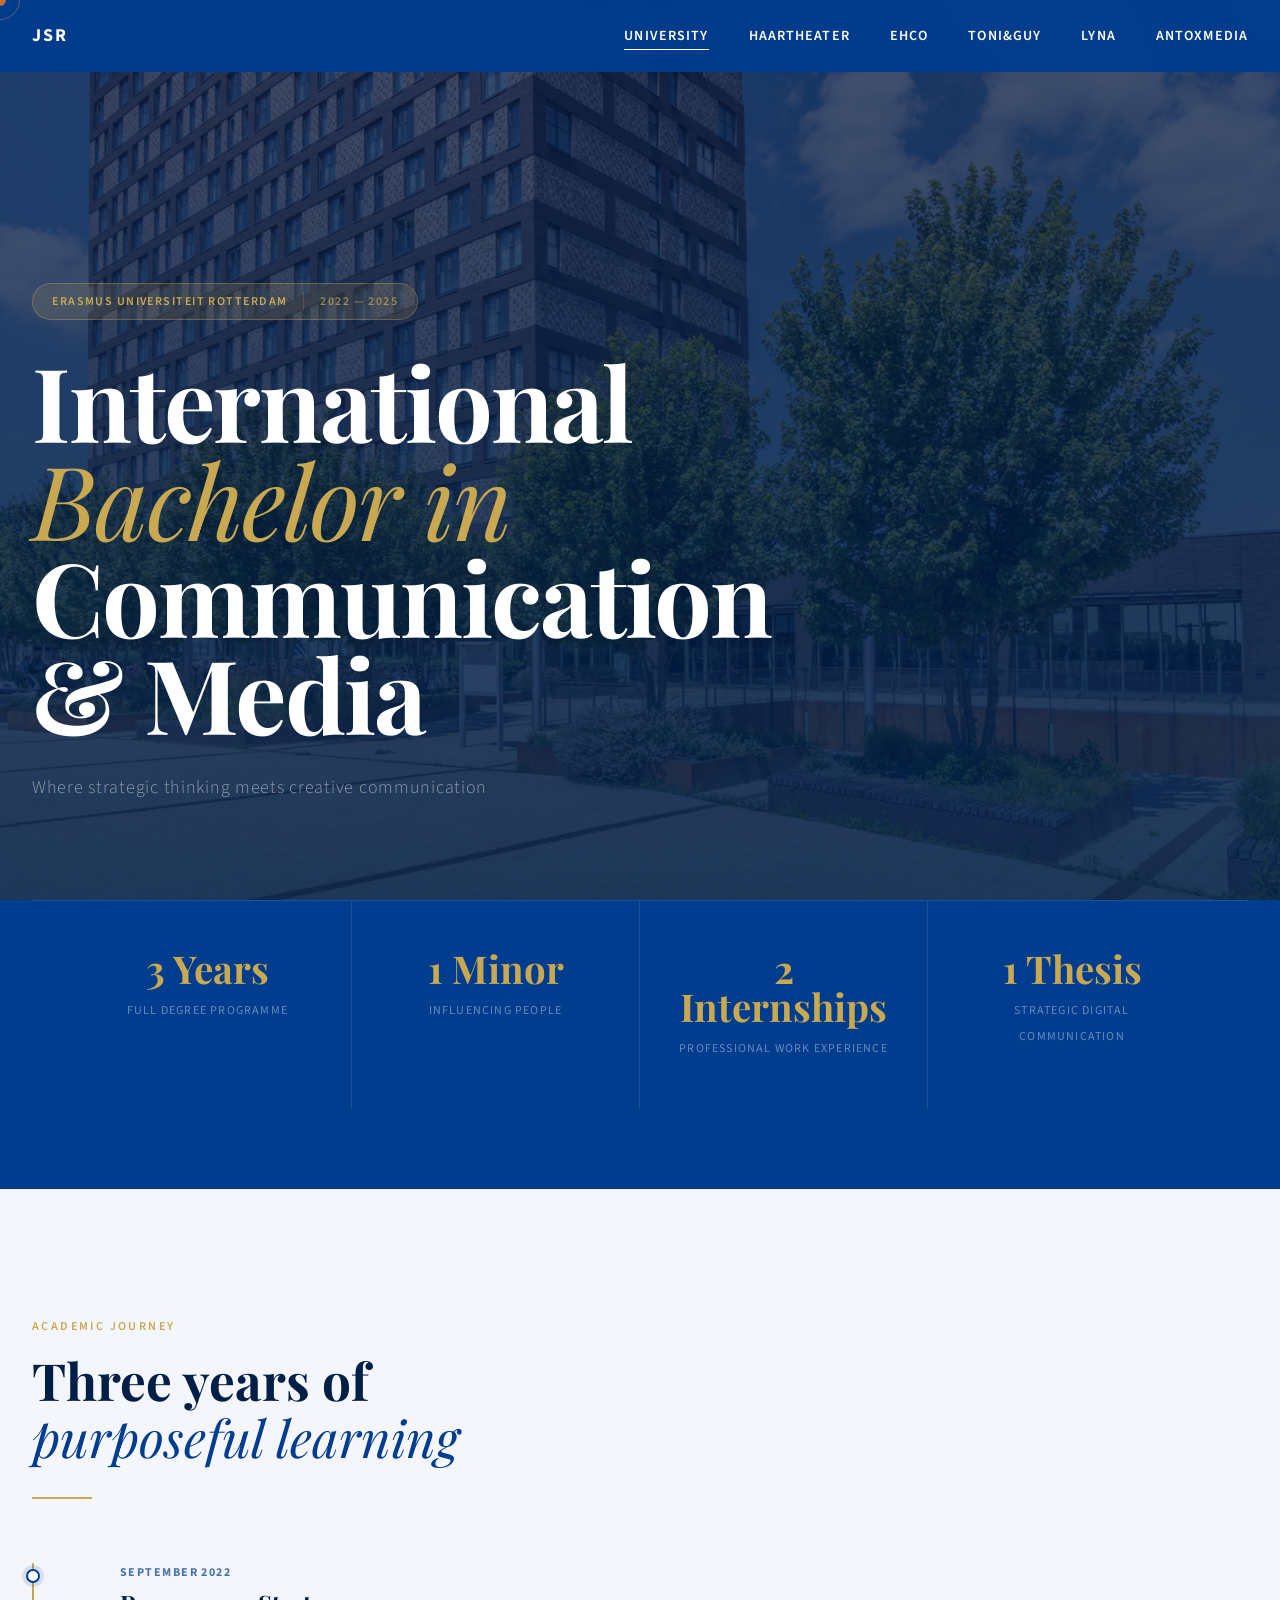
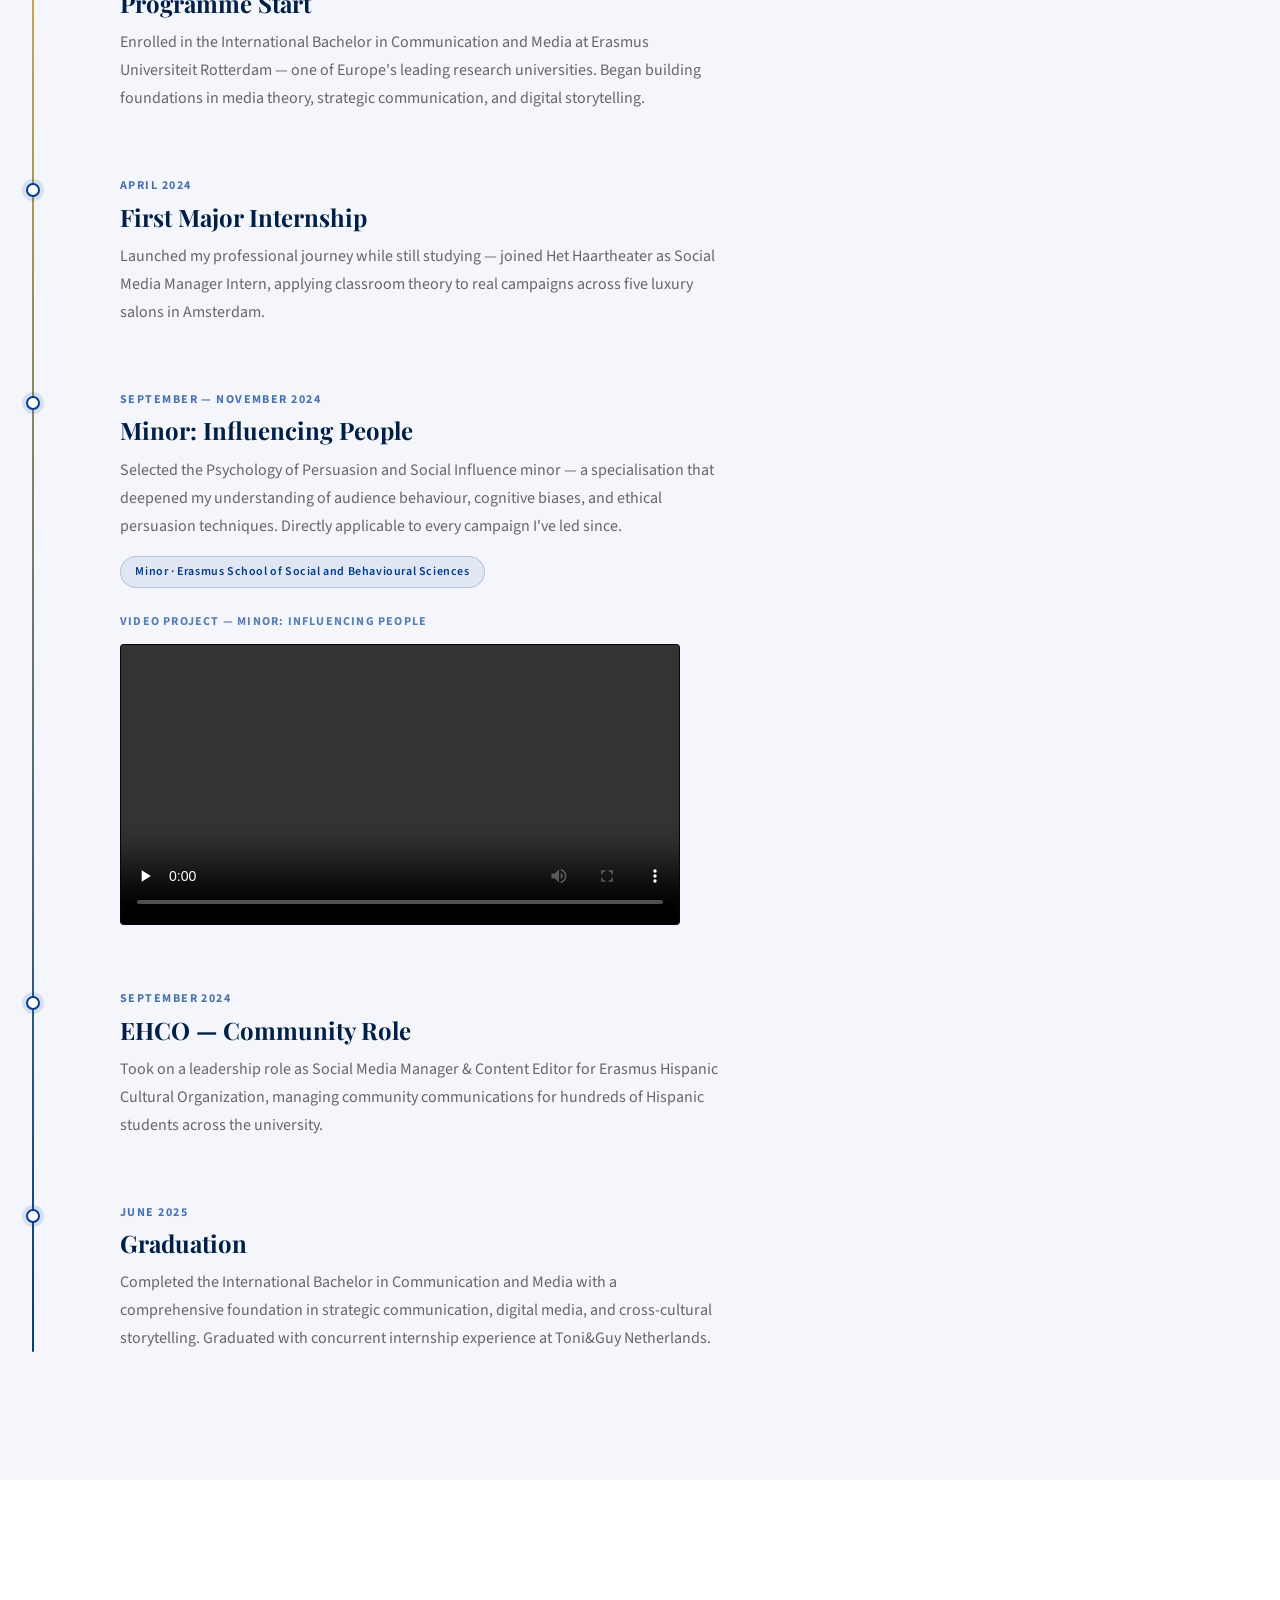
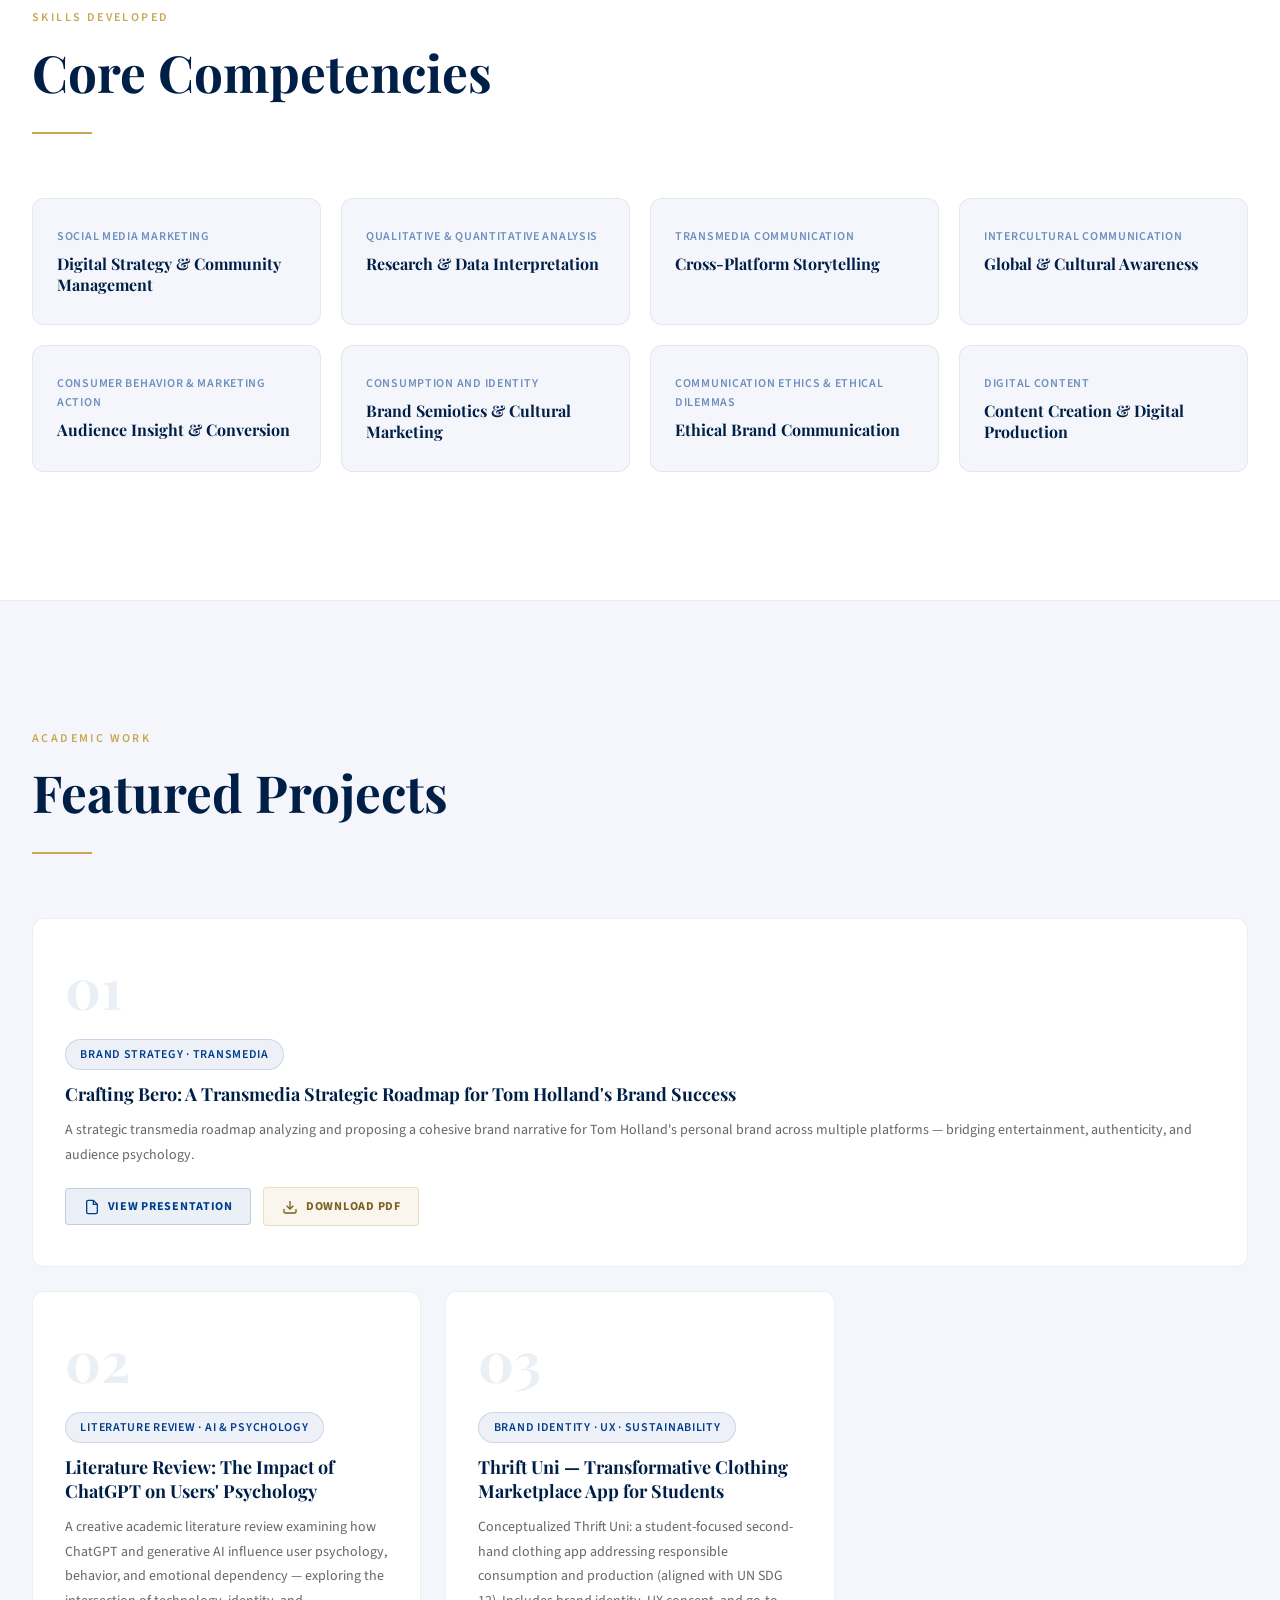
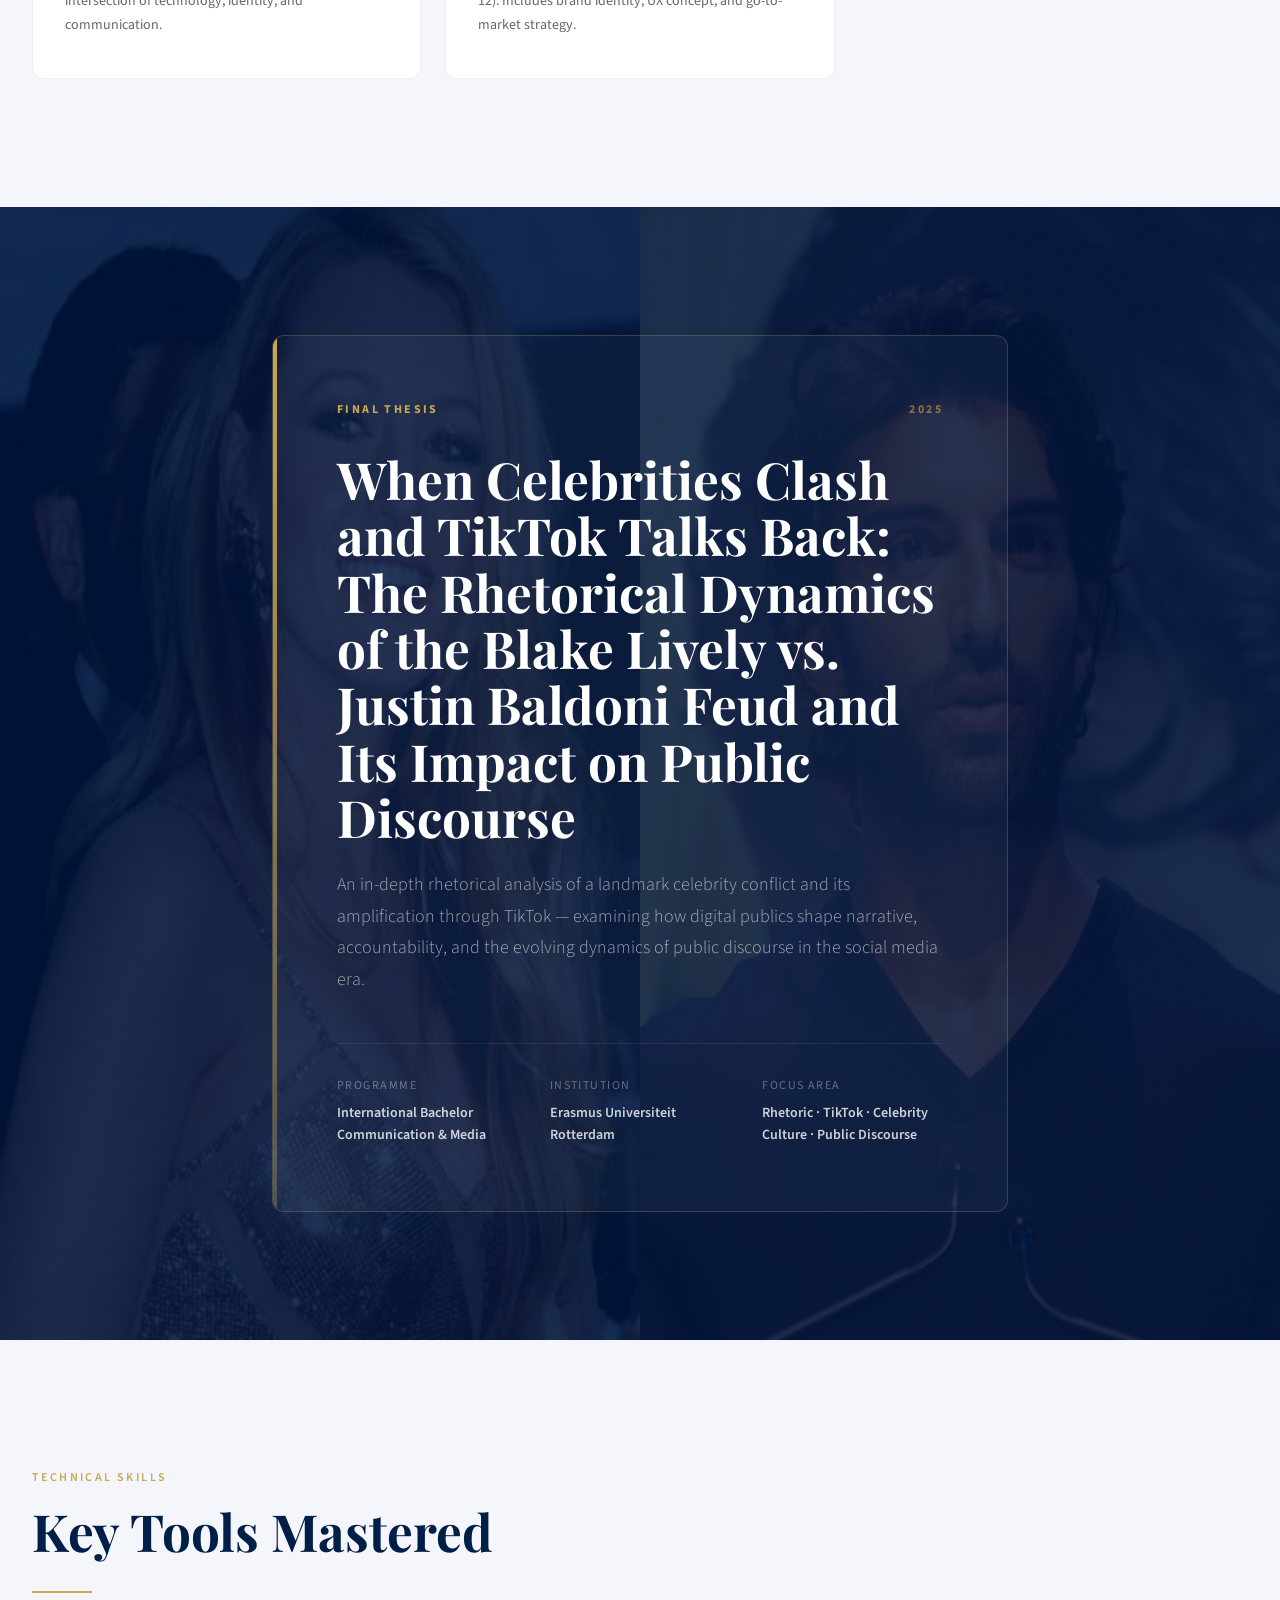
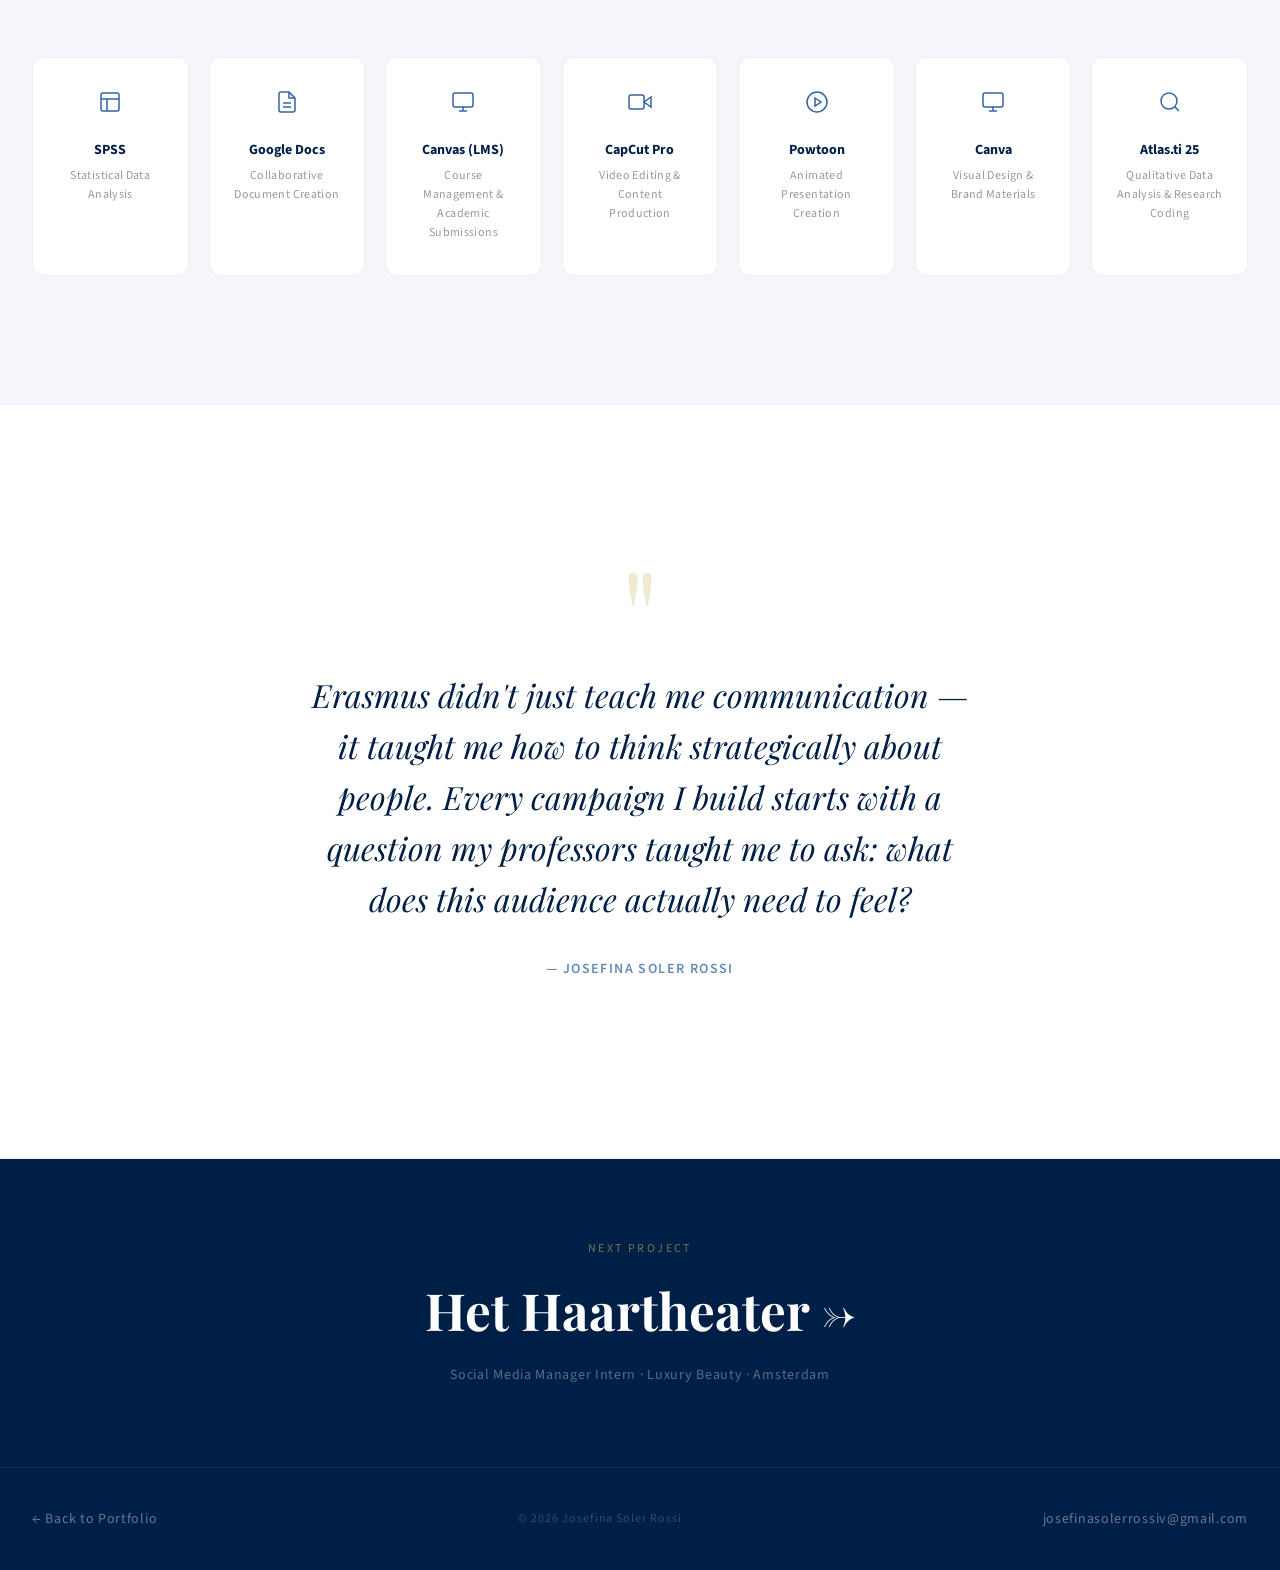
<file: pages/university.html>
<!DOCTYPE html>
<html lang="en">
<head>
  <meta charset="UTF-8" />
  <meta name="viewport" content="width=device-width, initial-scale=1.0" />
  <meta name="description" content="Josefina Soler Rossi — Erasmus Universiteit Rotterdam. International Bachelor in Communication and Media, 2022–2025." />
  <title>Erasmus Universiteit Rotterdam — Josefina Soler Rossi</title>

  <link rel="preconnect" href="https://fonts.googleapis.com" />
  <link rel="preconnect" href="https://fonts.gstatic.com" crossorigin />
  <link href="https://fonts.googleapis.com/css2?family=Playfair+Display:ital,wght@0,400;0,700;1,400&family=Source+Sans+Pro:wght@300;400;600&display=swap" rel="stylesheet" />

  <link rel="stylesheet" href="../assets/css/global.css" />
  <link rel="stylesheet" href="../assets/css/nav.css" />
  <link rel="stylesheet" href="../assets/css/university.css" />
</head>
<body class="page-university">

  <!-- Custom Cursor -->
  <div class="cursor" style="background:var(--uni-accent);"></div>
  <div class="cursor-follower" style="border-color:rgba(200,169,81,0.4);"></div>

  <!-- Page Transition -->
  <div class="page-transition" style="background:var(--uni-primary);"></div>

  <!-- Scroll Progress -->
  <div class="scroll-progress"></div>

  <!-- Navigation -->
  <nav class="site-nav nav--university" role="navigation" aria-label="Main navigation">
    <div class="nav-inner">
      <a href="../index.html" class="nav-logo" aria-label="Back to portfolio home">JSR</a>
      <ul class="nav-links" role="list">
        <li><a href="university.html" class="nav-link is-active">University</a></li>
        <li><a href="haartheater.html" class="nav-link">Haartheater</a></li>
        <li><a href="ehco.html" class="nav-link">EHCO</a></li>
        <li><a href="toniandguy.html" class="nav-link">Toni&amp;Guy</a></li>
      <li><a href="lyna.html" class="nav-link">LYNA</a></li>
      <li><a href="antoxmedia.html" class="nav-link">AntoxMedia</a></li>
      </ul>
      <button class="nav-hamburger" aria-label="Toggle menu" aria-expanded="false" aria-controls="mobile-menu">
        <span></span><span></span><span></span>
      </button>
    </div>
  </nav>

  <!-- Mobile Overlay -->
  <div class="nav-mobile-overlay" id="mobile-menu" style="background:rgba(0,31,71,0.98);">
    <ul class="nav-mobile-links" role="list">
      <li><a href="../index.html" class="nav-mobile-link" style="color:#fff;">Home</a></li>
      <li><a href="university.html" class="nav-mobile-link" style="color:var(--uni-accent);">University</a></li>
      <li><a href="haartheater.html" class="nav-mobile-link" style="color:#fff;">Haartheater</a></li>
      <li><a href="ehco.html" class="nav-mobile-link" style="color:#fff;">EHCO</a></li>
      <li><a href="toniandguy.html" class="nav-mobile-link" style="color:#fff;">Toni&amp;Guy</a></li>
    <li><a href="lyna.html" class="nav-mobile-link" style="color:#fff;">LYNA</a></li>
    <li><a href="antoxmedia.html" class="nav-mobile-link" style="color:#fff;">AntoxMedia</a></li>
    </ul>
  </div>

  <!-- ============================================================
       HERO
       ============================================================ -->
  <header class="uni-hero" aria-labelledby="uni-hero-title">
    <!-- Campus photo background -->
    <div class="uni-hero-photo" aria-hidden="true">
      <img src="../assets/images/erasmus-campus.jpg" alt="Erasmus Universiteit Rotterdam campus — Woudestein" class="uni-hero-photo-img" />
    </div>
    <div class="uni-hero-texture" aria-hidden="true"></div>
    <div class="uni-hero-overlay" aria-hidden="true"></div>
    <div class="uni-hero-content">
      <div class="uni-hero-badge fade-in delay-1">
        <!-- UNIVERSITY_LOGO: replace src below with actual university logo image -->
        <!-- <img src="../assets/images/university-logo.png" alt="Erasmus Universiteit Rotterdam logo" class="uni-hero-logo" /> -->
        <span>Erasmus Universiteit Rotterdam</span>
        <span class="badge-year">2022 — 2025</span>
      </div>
      <h1 id="uni-hero-title" class="uni-hero-title fade-in delay-2">
        International<br />
        <em>Bachelor in</em><br />
        Communication<br />&amp; Media
      </h1>
      <p class="uni-hero-sub fade-in delay-3">Where strategic thinking meets creative communication</p>
    </div>
    <div class="uni-hero-scroll fade-in delay-4" aria-hidden="true">
      <div class="scroll-line" style="background:linear-gradient(to bottom, transparent, rgba(200,169,81,0.6));"></div>
    </div>
  </header>

  <!-- ============================================================
       COUNTER STRIP
       ============================================================ -->
  <section class="uni-counters" aria-label="Key statistics">
    <div class="container">
      <div class="counters-grid">
        <div class="counter-item fade-in delay-1">
          <span class="counter-number" data-count="true" data-target="3" data-suffix=" Years" data-duration="1600">3 Years</span>
          <span class="counter-label">Full Degree Programme</span>
        </div>
        <div class="counter-item fade-in delay-2">
          <span class="counter-number" data-count="true" data-target="1" data-suffix=" Minor" data-duration="1200">1 Minor</span>
          <span class="counter-label">Influencing People</span>
        </div>
        <div class="counter-item fade-in delay-3">
          <span class="counter-number" data-count="true" data-target="2" data-suffix=" Internships" data-duration="1400">2 Internships</span>
          <span class="counter-label">Professional Work Experience</span>
        </div>
        <div class="counter-item fade-in delay-4">
          <span class="counter-number" data-count="true" data-target="1" data-suffix=" Thesis" data-duration="1000">1 Thesis</span>
          <span class="counter-label">Strategic Digital Communication</span>
        </div>
      </div>
    </div>
  </section>

  <!-- ============================================================
       ACADEMIC JOURNEY TIMELINE
       ============================================================ -->
  <section class="uni-timeline section" aria-labelledby="timeline-heading">
    <div class="container">
      <div class="section-header slide-up">
        <span class="section-label" style="color:var(--uni-accent);">Academic Journey</span>
        <h2 id="timeline-heading" class="section-title uni-section-title">Three years of<br /><em>purposeful learning</em></h2>
        <div class="section-divider" style="background:var(--uni-accent);"></div>
      </div>

      <div class="timeline">
        <div class="timeline-line" aria-hidden="true"></div>

        <div class="timeline-item slide-right" role="listitem">
          <div class="timeline-dot" aria-hidden="true"></div>
          <div class="timeline-date">September 2022</div>
          <div class="timeline-content">
            <h3 class="timeline-title">Programme Start</h3>
            <p class="timeline-text">Enrolled in the International Bachelor in Communication and Media at Erasmus Universiteit Rotterdam — one of Europe's leading research universities. Began building foundations in media theory, strategic communication, and digital storytelling.</p>
          </div>
        </div>

        <div class="timeline-item slide-left" role="listitem">
          <div class="timeline-dot" aria-hidden="true"></div>
          <div class="timeline-date">April 2024</div>
          <div class="timeline-content">
            <h3 class="timeline-title">First Major Internship</h3>
            <p class="timeline-text">Launched my professional journey while still studying — joined Het Haartheater as Social Media Manager Intern, applying classroom theory to real campaigns across five luxury salons in Amsterdam.</p>
          </div>
        </div>

        <div class="timeline-item slide-right" role="listitem">
          <div class="timeline-dot" aria-hidden="true"></div>
          <div class="timeline-date">September — November 2024</div>
          <div class="timeline-content">
            <h3 class="timeline-title">Minor: Influencing People</h3>
            <p class="timeline-text">Selected the Psychology of Persuasion and Social Influence minor — a specialisation that deepened my understanding of audience behaviour, cognitive biases, and ethical persuasion techniques. Directly applicable to every campaign I've led since.</p>
            <span class="timeline-badge">Minor · Erasmus School of Social and Behavioural Sciences</span>
            <!-- Minor video project -->
            <div class="timeline-video">
              <p class="timeline-video-label">Video Project — Minor: Influencing People</p>
              <video
                controls
                preload="none"
                aria-label="Video project produced during the Minor: Influencing People at Erasmus University"
                poster=""
              >
                <source src="../assets/video/minor-influencing-people.mp4" type="video/mp4" />
                Your browser does not support the video element.
              </video>
            </div>
          </div>
        </div>

        <div class="timeline-item slide-left" role="listitem">
          <div class="timeline-dot" aria-hidden="true"></div>
          <div class="timeline-date">September 2024</div>
          <div class="timeline-content">
            <h3 class="timeline-title">EHCO — Community Role</h3>
            <p class="timeline-text">Took on a leadership role as Social Media Manager &amp; Content Editor for Erasmus Hispanic Cultural Organization, managing community communications for hundreds of Hispanic students across the university.</p>
          </div>
        </div>

        <div class="timeline-item slide-right" role="listitem">
          <div class="timeline-dot" aria-hidden="true"></div>
          <div class="timeline-date">June 2025</div>
          <div class="timeline-content">
            <h3 class="timeline-title">Graduation</h3>
            <p class="timeline-text">Completed the International Bachelor in Communication and Media with a comprehensive foundation in strategic communication, digital media, and cross-cultural storytelling. Graduated with concurrent internship experience at Toni&amp;Guy Netherlands.</p>
          </div>
        </div>
      </div>
    </div>
  </section>

  <!-- ============================================================
       CORE COMPETENCIES
       ============================================================ -->
  <section class="uni-competencies section" aria-labelledby="competencies-heading">
    <div class="container">
      <div class="section-header slide-up">
        <span class="section-label" style="color:var(--uni-accent);">Skills Developed</span>
        <h2 id="competencies-heading" class="section-title uni-section-title">Core Competencies</h2>
        <div class="section-divider" style="background:var(--uni-accent);"></div>
      </div>

      <!-- Competencies derived from actual courses taken -->
      <div class="competencies-pills" data-stagger="0.07">
        <div class="competency-pill slide-up delay-1">
          <span class="pill-course">Social Media Marketing</span>
          <span class="pill-label">Digital Strategy &amp; Community Management</span>
        </div>
        <div class="competency-pill slide-up delay-2">
          <span class="pill-course">Qualitative &amp; Quantitative Analysis</span>
          <span class="pill-label">Research &amp; Data Interpretation</span>
        </div>
        <div class="competency-pill slide-up delay-3">
          <span class="pill-course">Transmedia Communication</span>
          <span class="pill-label">Cross-Platform Storytelling</span>
        </div>
        <div class="competency-pill slide-up delay-4">
          <span class="pill-course">Intercultural Communication</span>
          <span class="pill-label">Global &amp; Cultural Awareness</span>
        </div>
        <div class="competency-pill slide-up delay-1">
          <span class="pill-course">Consumer Behavior &amp; Marketing Action</span>
          <span class="pill-label">Audience Insight &amp; Conversion</span>
        </div>
        <div class="competency-pill slide-up delay-2">
          <span class="pill-course">Consumption and Identity</span>
          <span class="pill-label">Brand Semiotics &amp; Cultural Marketing</span>
        </div>
        <div class="competency-pill slide-up delay-3">
          <span class="pill-course">Communication Ethics &amp; Ethical Dilemmas</span>
          <span class="pill-label">Ethical Brand Communication</span>
        </div>
        <div class="competency-pill slide-up delay-4">
          <span class="pill-course">Digital Content</span>
          <span class="pill-label">Content Creation &amp; Digital Production</span>
        </div>
      </div>
    </div>
  </section>

  <!-- ============================================================
       ACADEMIC PROJECTS
       ============================================================ -->
  <section class="uni-projects section" aria-labelledby="projects-heading">
    <div class="container">
      <div class="section-header slide-up">
        <span class="section-label" style="color:var(--uni-accent);">Academic Work</span>
        <h2 id="projects-heading" class="section-title uni-section-title">Featured Projects</h2>
        <div class="section-divider" style="background:var(--uni-accent);"></div>
      </div>

      <div class="uni-projects-grid" data-stagger="0.1">

        <article class="uni-project-card uni-project-card--bero slide-left">
          <div class="uni-project-number" aria-hidden="true">01</div>
          <div class="uni-project-body">
            <span class="uni-project-tag">Brand Strategy · Transmedia</span>
            <h3 class="uni-project-title">Crafting Bero: A Transmedia Strategic Roadmap for Tom Holland's Brand Success</h3>
            <p class="uni-project-desc">A strategic transmedia roadmap analyzing and proposing a cohesive brand narrative for Tom Holland's personal brand across multiple platforms — bridging entertainment, authenticity, and audience psychology.</p>
            <div class="uni-project-actions">
              <button class="uni-pdf-toggle" aria-expanded="false" aria-controls="bero-pdf-viewer" onclick="this.setAttribute('aria-expanded', this.getAttribute('aria-expanded')==='true'?'false':'true'); document.getElementById('bero-pdf-viewer').classList.toggle('is-open');">
                <svg width="16" height="16" viewBox="0 0 24 24" fill="none" stroke="currentColor" stroke-width="2" aria-hidden="true"><path d="M14 2H6a2 2 0 00-2 2v16a2 2 0 002 2h12a2 2 0 002-2V8z"/><polyline points="14 2 14 8 20 8"/></svg>
                View Presentation
              </button>
              <a href="../assets/docs/bero-presentation.pdf" download="Bero-Presentation-JosefinaSolerRossi.pdf" class="uni-pdf-download" aria-label="Download Bero Presentation PDF">
                <svg width="16" height="16" viewBox="0 0 24 24" fill="none" stroke="currentColor" stroke-width="2" aria-hidden="true"><path d="M21 15v4a2 2 0 01-2 2H5a2 2 0 01-2-2v-4"/><polyline points="7 10 12 15 17 10"/><line x1="12" y1="15" x2="12" y2="3"/></svg>
                Download PDF
              </a>
            </div>
          </div>
          <!-- Embedded PDF viewer — toggles open on button click -->
          <div class="uni-pdf-viewer" id="bero-pdf-viewer" aria-label="Bero Presentation PDF viewer">
            <iframe
              src="../assets/docs/bero-presentation.pdf"
              title="Crafting Bero: A Transmedia Strategic Roadmap — Presentation"
              loading="lazy"
              aria-label="Bero presentation slides"
            ></iframe>
          </div>
        </article>

        <article class="uni-project-card slide-up">
          <div class="uni-project-number" aria-hidden="true">02</div>
          <div class="uni-project-body">
            <span class="uni-project-tag">Literature Review · AI &amp; Psychology</span>
            <h3 class="uni-project-title">Literature Review: The Impact of ChatGPT on Users' Psychology</h3>
            <p class="uni-project-desc">A creative academic literature review examining how ChatGPT and generative AI influence user psychology, behavior, and emotional dependency — exploring the intersection of technology, identity, and communication.</p>
          </div>
        </article>

        <article class="uni-project-card slide-right">
          <div class="uni-project-number" aria-hidden="true">03</div>
          <div class="uni-project-body">
            <span class="uni-project-tag">Brand Identity · UX · Sustainability</span>
            <h3 class="uni-project-title">Thrift Uni — Transformative Clothing Marketplace App for Students</h3>
            <p class="uni-project-desc">Conceptualized Thrift Uni: a student-focused second-hand clothing app addressing responsible consumption and production (aligned with UN SDG 12). Includes brand identity, UX concept, and go-to-market strategy.</p>
          </div>
        </article>

      </div>
    </div>
  </section>

  <!-- ============================================================
       FEATURED THESIS / PROJECT
       ============================================================ -->
  <section class="uni-thesis section" aria-labelledby="thesis-heading">
    <div class="container--narrow">
      <div class="thesis-card fade-in">
        <div class="thesis-label">
          <span>Final Thesis</span>
          <span class="thesis-year">2025</span>
        </div>
        <h2 id="thesis-heading" class="thesis-title">
          When Celebrities Clash and TikTok Talks Back: The Rhetorical Dynamics of the Blake Lively vs. Justin Baldoni Feud and Its Impact on Public Discourse
        </h2>
        <p class="thesis-subtitle">
          An in-depth rhetorical analysis of a landmark celebrity conflict and its amplification through TikTok — examining how digital publics shape narrative, accountability, and the evolving dynamics of public discourse in the social media era.
        </p>
        <div class="thesis-meta">
          <div class="thesis-meta-item">
            <span class="meta-label">Programme</span>
            <span class="meta-value">International Bachelor Communication &amp; Media</span>
          </div>
          <div class="thesis-meta-item">
            <span class="meta-label">Institution</span>
            <span class="meta-value">Erasmus Universiteit Rotterdam</span>
          </div>
          <div class="thesis-meta-item">
            <span class="meta-label">Focus Area</span>
            <span class="meta-value">Rhetoric · TikTok · Celebrity Culture · Public Discourse</span>
          </div>
        </div>
      </div>
    </div>
  </section>

  <!-- ============================================================
       TOOLS MASTERED
       ============================================================ -->
  <section class="uni-tools section" aria-labelledby="tools-heading">
    <div class="container">
      <div class="section-header slide-up">
        <span class="section-label" style="color:var(--uni-accent);">Technical Skills</span>
        <h2 id="tools-heading" class="section-title uni-section-title">Key Tools Mastered</h2>
        <div class="section-divider" style="background:var(--uni-accent);"></div>
      </div>

      <div class="tools-grid" data-stagger="0.08">
        <div class="tool-badge scale-up">
          <div class="tool-icon" aria-hidden="true">
            <svg width="24" height="24" viewBox="0 0 24 24" fill="none" stroke="currentColor" stroke-width="1.5"><rect x="3" y="3" width="18" height="18" rx="2"/><path d="M3 9h18M9 21V9"/></svg>
          </div>
          <span class="tool-name">SPSS</span>
          <span class="tool-level">Statistical Data Analysis</span>
        </div>
        <div class="tool-badge scale-up">
          <div class="tool-icon" aria-hidden="true">
            <svg width="24" height="24" viewBox="0 0 24 24" fill="none" stroke="currentColor" stroke-width="1.5"><path d="M14 2H6a2 2 0 00-2 2v16a2 2 0 002 2h12a2 2 0 002-2V8z"/><polyline points="14 2 14 8 20 8"/><line x1="16" y1="13" x2="8" y2="13"/><line x1="16" y1="17" x2="8" y2="17"/></svg>
          </div>
          <span class="tool-name">Google Docs</span>
          <span class="tool-level">Collaborative Document Creation</span>
        </div>
        <div class="tool-badge scale-up">
          <div class="tool-icon" aria-hidden="true">
            <svg width="24" height="24" viewBox="0 0 24 24" fill="none" stroke="currentColor" stroke-width="1.5"><rect x="2" y="3" width="20" height="14" rx="2"/><path d="M8 21h8m-4-4v4"/></svg>
          </div>
          <span class="tool-name">Canvas (LMS)</span>
          <span class="tool-level">Course Management &amp; Academic Submissions</span>
        </div>
        <div class="tool-badge scale-up">
          <div class="tool-icon" aria-hidden="true">
            <svg width="24" height="24" viewBox="0 0 24 24" fill="none" stroke="currentColor" stroke-width="1.5"><polygon points="23 7 16 12 23 17 23 7"/><rect x="1" y="5" width="15" height="14" rx="2"/></svg>
          </div>
          <span class="tool-name">CapCut Pro</span>
          <span class="tool-level">Video Editing &amp; Content Production</span>
        </div>
        <div class="tool-badge scale-up">
          <div class="tool-icon" aria-hidden="true">
            <svg width="24" height="24" viewBox="0 0 24 24" fill="none" stroke="currentColor" stroke-width="1.5"><circle cx="12" cy="12" r="10"/><polygon points="10 8 16 12 10 16 10 8"/></svg>
          </div>
          <span class="tool-name">Powtoon</span>
          <span class="tool-level">Animated Presentation Creation</span>
        </div>
        <div class="tool-badge scale-up">
          <div class="tool-icon" aria-hidden="true">
            <svg width="24" height="24" viewBox="0 0 24 24" fill="none" stroke="currentColor" stroke-width="1.5"><rect x="2" y="3" width="20" height="14" rx="2"/><path d="M8 21h8m-4-4v4"/></svg>
          </div>
          <span class="tool-name">Canva</span>
          <span class="tool-level">Visual Design &amp; Brand Materials</span>
        </div>
        <div class="tool-badge scale-up">
          <div class="tool-icon" aria-hidden="true">
            <svg width="24" height="24" viewBox="0 0 24 24" fill="none" stroke="currentColor" stroke-width="1.5"><circle cx="11" cy="11" r="8"/><line x1="21" y1="21" x2="16.65" y2="16.65"/></svg>
          </div>
          <span class="tool-name">Atlas.ti 25</span>
          <span class="tool-level">Qualitative Data Analysis &amp; Research Coding</span>
        </div>
      </div>
    </div>
  </section>

  <!-- ============================================================
       QUOTE / REFLECTION
       ============================================================ -->
  <section class="uni-quote" aria-label="Personal reflection">
    <div class="container--narrow">
      <div class="quote-block fade-in">
        <div class="quote-mark" aria-hidden="true">"</div>
        <blockquote class="quote-text">
          Erasmus didn't just teach me communication — it taught me how to think strategically about people. Every campaign I build starts with a question my professors taught me to ask: what does this audience actually need to feel?
        </blockquote>
        <cite class="quote-author">— Josefina Soler Rossi</cite>
      </div>
    </div>
  </section>

  <!-- ============================================================
       NEXT PROJECT LINK
       ============================================================ -->
  <section class="next-project" aria-label="Navigate to next project">
    <a href="haartheater.html" class="next-project-link fade-in">
      <span class="next-label">Next Project</span>
      <span class="next-title">Het Haartheater →</span>
      <span class="next-role">Social Media Manager Intern · Luxury Beauty · Amsterdam</span>
    </a>
  </section>

  <!-- ============================================================
       FOOTER
       ============================================================ -->
  <footer class="uni-footer" role="contentinfo">
    <div class="container">
      <div class="footer-simple">
        <a href="../index.html" class="footer-back">← Back to Portfolio</a>
        <span class="footer-copy">&copy; 2026 Josefina Soler Rossi</span>
        <a href="mailto:josefinasolerrossiv@gmail.com" class="footer-email">josefinasolerrossiv@gmail.com</a>
      </div>
    </div>
  </footer>

  <script src="../assets/js/animations.js"></script>
  <script src="../assets/js/main.js"></script>
</body>
</html>
</file>
<file: assets/css/global.css>
/* ============================================================
   GLOBAL.CSS — Portfolio Josefina Soler Rossi
   Variables, Reset, Typography, Base Animations
   ============================================================ */

/* Google Fonts */
@import url('https://fonts.googleapis.com/css2?family=Playfair+Display:ital,wght@0,400;0,700;1,400&family=Source+Sans+Pro:wght@300;400;600&family=Cormorant+Garamond:ital,wght@0,300;0,400;0,600;1,300;1,400&family=Bebas+Neue&family=Montserrat:wght@400;700;900&family=Nunito:wght@400;600;700&family=Lato:wght@300;400&family=Open+Sans:wght@300;400;600&display=swap');

/* ============================================================
   CSS CUSTOM PROPERTIES
   ============================================================ */
:root {
  /* === UNIVERSIDAD === */
  --uni-primary: #003d8f;
  --uni-accent: #c8a951;
  --uni-light: #e8eef7;
  --uni-dark: #001f47;

  /* === HAARTHEATER === */
  --haar-bg: #fffbfc;
  --haar-cream: #2b2422;
  --haar-rose: #e8a4b3;
  --haar-gold: #d88fa3;
  --haar-dark: #fdeef1;

  /* === EHCO — Blue · White · Gold === */
  --ehco-terra: #1a56db;
  --ehco-sun: #c9a227;
  --ehco-warm: #f8faff;
  --ehco-brown: #0c2461;
  --ehco-light: #e8f0fe;

  /* === TONI&GUY === */
  --tg-black: #000000;
  --tg-red: #e30613;
  --tg-white: #ffffff;
  --tg-gray: #333333;
  --tg-light-gray: #f5f5f5;

  /* === GLOBAL NEUTRALS === */
  --white: #ffffff;
  --black: #000000;
  --gray-100: #f8f8f8;
  --gray-200: #e8e8e8;
  --gray-400: #999999;
  --gray-600: #666666;
  --gray-800: #333333;
  --gray-900: #111111;

  /* === TRANSITIONS === */
  --transition-fast: 0.2s ease;
  --transition-med: 0.4s ease;
  --transition-slow: 0.8s cubic-bezier(0.25, 0.46, 0.45, 0.94);
  --transition-bounce: 0.6s cubic-bezier(0.34, 1.56, 0.64, 1);

  /* === SPACING === */
  --space-xs: 0.5rem;
  --space-sm: 1rem;
  --space-md: 2rem;
  --space-lg: 4rem;
  --space-xl: 8rem;

  /* === TYPOGRAPHY SCALE === */
  --text-xs: 0.75rem;
  --text-sm: 0.875rem;
  --text-base: 1rem;
  --text-lg: 1.125rem;
  --text-xl: 1.25rem;
  --text-2xl: 1.5rem;
  --text-3xl: 2rem;
  --text-4xl: 2.5rem;
  --text-5xl: 3.5rem;
  --text-6xl: 5rem;
  --text-7xl: 7rem;

  /* === LAYOUT === */
  --max-width: 1280px;
  --nav-height: 72px;
  --border-radius: 4px;
  --border-radius-lg: 12px;
}

/* ============================================================
   RESET & BASE
   ============================================================ */
*, *::before, *::after {
  box-sizing: border-box;
  margin: 0;
  padding: 0;
}

html {
  scroll-behavior: smooth;
  font-size: 16px;
  -webkit-text-size-adjust: 100%;
}

body {
  font-family: 'Source Sans Pro', sans-serif;
  font-weight: 400;
  line-height: 1.6;
  color: var(--gray-800);
  background: var(--white);
  overflow-x: hidden;
  cursor: none; /* Custom cursor */
}

/* Show default cursor on mobile */
@media (max-width: 768px) {
  body {
    cursor: auto;
  }
}

img, video {
  max-width: 100%;
  height: auto;
  display: block;
}

a {
  text-decoration: none;
  color: inherit;
}

ul, ol {
  list-style: none;
}

button {
  cursor: none;
  border: none;
  background: none;
  font-family: inherit;
}

@media (max-width: 768px) {
  button {
    cursor: pointer;
  }
}

/* ============================================================
   TYPOGRAPHY BASE
   ============================================================ */
h1, h2, h3, h4, h5, h6 {
  line-height: 1.1;
  font-weight: 700;
}

p {
  line-height: 1.7;
}

/* ============================================================
   LAYOUT UTILITIES
   ============================================================ */
.container {
  max-width: var(--max-width);
  margin: 0 auto;
  padding: 0 var(--space-md);
}

.container--narrow {
  max-width: 800px;
  margin: 0 auto;
  padding: 0 var(--space-md);
}

.section {
  padding: var(--space-xl) 0;
}

.section--lg {
  padding: calc(var(--space-xl) * 1.5) 0;
}

.grid-2 {
  display: grid;
  grid-template-columns: repeat(2, 1fr);
  gap: var(--space-md);
}

.grid-3 {
  display: grid;
  grid-template-columns: repeat(3, 1fr);
  gap: var(--space-md);
}

.grid-4 {
  display: grid;
  grid-template-columns: repeat(4, 1fr);
  gap: var(--space-md);
}

.flex-center {
  display: flex;
  align-items: center;
  justify-content: center;
}

.flex-between {
  display: flex;
  align-items: center;
  justify-content: space-between;
}

/* ============================================================
   SCROLL PROGRESS BAR
   ============================================================ */
.scroll-progress {
  position: fixed;
  top: 0;
  left: 0;
  height: 3px;
  width: 0%;
  z-index: 9999;
  transition: width 0.1s linear;
}

/* ============================================================
   CUSTOM CURSOR
   ============================================================ */
.cursor {
  position: fixed;
  width: 12px;
  height: 12px;
  border-radius: 50%;
  pointer-events: none;
  z-index: 99999;
  transform: translate(-50%, -50%);
  transition: transform 0.1s ease, width 0.2s ease, height 0.2s ease, opacity 0.2s ease;
  mix-blend-mode: difference;
}

.cursor-follower {
  position: fixed;
  width: 40px;
  height: 40px;
  border-radius: 50%;
  pointer-events: none;
  z-index: 99998;
  transform: translate(-50%, -50%);
  transition: transform 0.3s ease, width 0.3s ease, height 0.3s ease, opacity 0.3s ease;
  border: 1px solid currentColor;
}

.cursor.is-hover {
  width: 8px;
  height: 8px;
}

.cursor-follower.is-hover {
  width: 60px;
  height: 60px;
}

/* ============================================================
   PAGE TRANSITION OVERLAY
   ============================================================ */
.page-transition {
  position: fixed;
  inset: 0;
  z-index: 99997;
  pointer-events: none;
  opacity: 0;
  transform: scaleX(0);
  transform-origin: left;
}

.page-transition.is-entering {
  animation: pageEnter 0.6s cubic-bezier(0.77, 0, 0.175, 1) forwards;
}

.page-transition.is-leaving {
  animation: pageLeave 0.6s cubic-bezier(0.77, 0, 0.175, 1) forwards;
}

@keyframes pageEnter {
  0% { transform: scaleX(1); transform-origin: right; opacity: 1; }
  100% { transform: scaleX(0); transform-origin: right; opacity: 1; }
}

@keyframes pageLeave {
  0% { transform: scaleX(0); transform-origin: left; opacity: 1; }
  100% { transform: scaleX(1); transform-origin: left; opacity: 1; }
}

/* ============================================================
   ANIMATION BASE CLASSES (Intersection Observer targets)
   ============================================================ */

/* Initial hidden states */
.fade-in {
  opacity: 0;
  transition: opacity 0.7s ease, transform 0.7s ease;
}

.slide-left {
  opacity: 0;
  transform: translateX(-40px);
  transition: opacity 0.7s ease, transform 0.7s ease;
}

.slide-right {
  opacity: 0;
  transform: translateX(40px);
  transition: opacity 0.7s ease, transform 0.7s ease;
}

.slide-up {
  opacity: 0;
  transform: translateY(40px);
  transition: opacity 0.7s ease, transform 0.7s ease;
}

.scale-up {
  opacity: 0;
  transform: scale(0.9);
  transition: opacity 0.7s ease, transform 0.7s ease;
}

/* Visible state — added by Intersection Observer */
.fade-in.is-visible,
.slide-left.is-visible,
.slide-right.is-visible,
.slide-up.is-visible,
.scale-up.is-visible {
  opacity: 1;
  transform: none;
}

/* Stagger delay utilities */
.delay-1 { transition-delay: 0.1s; }
.delay-2 { transition-delay: 0.2s; }
.delay-3 { transition-delay: 0.3s; }
.delay-4 { transition-delay: 0.4s; }
.delay-5 { transition-delay: 0.5s; }
.delay-6 { transition-delay: 0.6s; }

/* ============================================================
   SECTION HEADER SHARED STYLE
   ============================================================ */
.section-label {
  font-size: var(--text-xs);
  font-weight: 600;
  letter-spacing: 0.2em;
  text-transform: uppercase;
  margin-bottom: var(--space-sm);
  display: block;
}

.section-title {
  font-size: var(--text-4xl);
  line-height: 1.1;
  margin-bottom: var(--space-md);
}

.section-divider {
  width: 60px;
  height: 2px;
  margin-bottom: var(--space-lg);
}

/* ============================================================
   BUTTON COMPONENTS
   ============================================================ */
.btn {
  display: inline-flex;
  align-items: center;
  gap: 0.5rem;
  padding: 0.9rem 2.2rem;
  font-size: var(--text-sm);
  font-weight: 600;
  letter-spacing: 0.08em;
  text-transform: uppercase;
  border-radius: var(--border-radius);
  transition: all var(--transition-med);
  position: relative;
  overflow: hidden;
}

.btn::after {
  content: '';
  position: absolute;
  inset: 0;
  background: rgba(255,255,255,0.1);
  opacity: 0;
  transition: opacity var(--transition-fast);
}

.btn:hover::after {
  opacity: 1;
}

.btn-primary {
  background: var(--gray-900);
  color: var(--white);
}

.btn-outline {
  background: transparent;
  border: 1.5px solid currentColor;
}

.btn-outline:hover {
  background: rgba(255,255,255,0.05);
}

/* Arrow icon in buttons */
.btn .arrow {
  display: inline-block;
  transition: transform var(--transition-fast);
}

.btn:hover .arrow {
  transform: translateX(4px);
}

/* ============================================================
   TAG / BADGE COMPONENT
   ============================================================ */
.tag {
  display: inline-block;
  padding: 0.35rem 0.9rem;
  border-radius: 100px;
  font-size: var(--text-xs);
  font-weight: 600;
  letter-spacing: 0.05em;
}

/* ============================================================
   BACK LINK
   ============================================================ */
.back-link {
  display: inline-flex;
  align-items: center;
  gap: 0.5rem;
  font-size: var(--text-sm);
  font-weight: 600;
  letter-spacing: 0.05em;
  text-transform: uppercase;
  opacity: 0.7;
  transition: opacity var(--transition-fast), gap var(--transition-fast);
}

.back-link:hover {
  opacity: 1;
  gap: 0.8rem;
}

/* ============================================================
   RESPONSIVE GRID OVERRIDES
   ============================================================ */
@media (max-width: 1024px) {
  :root {
    --text-6xl: 4rem;
    --text-7xl: 5rem;
  }
  .grid-4 {
    grid-template-columns: repeat(2, 1fr);
  }
}

@media (max-width: 768px) {
  :root {
    --text-5xl: 2.5rem;
    --text-6xl: 3rem;
    --text-7xl: 3.5rem;
    --space-xl: 5rem;
  }
  .grid-2,
  .grid-3,
  .grid-4 {
    grid-template-columns: 1fr;
  }
  .section-title {
    font-size: var(--text-3xl);
  }
}

@media (max-width: 480px) {
  :root {
    --space-xl: 4rem;
    --text-4xl: 2rem;
  }
  .container {
    padding: 0 1.25rem;
  }
}

/* ============================================================
   GRADIENT BACKGROUNDS
   ============================================================ */
.gradient-text {
  background-clip: text;
  -webkit-background-clip: text;
  -webkit-text-fill-color: transparent;
}

/* ============================================================
   SCROLLBAR STYLING
   ============================================================ */
::-webkit-scrollbar {
  width: 6px;
}

::-webkit-scrollbar-track {
  background: var(--gray-100);
}

::-webkit-scrollbar-thumb {
  border-radius: 3px;
}

/* ============================================================
   SELECTION
   ============================================================ */
::selection {
  background: rgba(0,0,0,0.1);
}
</file>
<file: assets/css/nav.css>
/* ============================================================
   NAV.CSS — Shared Navigation Component
   Portfolio Josefina Soler Rossi
   ============================================================ */

/* ============================================================
   MAIN NAV
   ============================================================ */
.site-nav {
  position: fixed;
  top: 0;
  left: 0;
  right: 0;
  height: var(--nav-height);
  z-index: 1000;
  display: flex;
  align-items: center;
  transition: background var(--transition-med), box-shadow var(--transition-med);
}

.site-nav.is-scrolled {
  box-shadow: 0 1px 0 rgba(0,0,0,0.08);
}

.nav-inner {
  width: 100%;
  max-width: var(--max-width);
  margin: 0 auto;
  padding: 0 var(--space-md);
  display: flex;
  align-items: center;
  justify-content: space-between;
}

/* ============================================================
   LOGO
   ============================================================ */
.nav-logo {
  font-size: var(--text-lg);
  font-weight: 700;
  letter-spacing: 0.1em;
  text-transform: uppercase;
  position: relative;
  z-index: 1001;
  transition: opacity var(--transition-fast);
}

.nav-logo:hover {
  opacity: 0.7;
}

.nav-logo span {
  display: inline-block;
}

/* ============================================================
   DESKTOP LINKS
   ============================================================ */
.nav-links {
  display: flex;
  align-items: center;
  gap: 2.5rem;
}

.nav-link {
  font-size: var(--text-sm);
  font-weight: 600;
  letter-spacing: 0.08em;
  text-transform: uppercase;
  position: relative;
  transition: opacity var(--transition-fast);
}

.nav-link::after {
  content: '';
  position: absolute;
  bottom: -4px;
  left: 0;
  width: 0;
  height: 1.5px;
  background: currentColor;
  transition: width var(--transition-med);
}

.nav-link:hover::after,
.nav-link.is-active::after {
  width: 100%;
}

.nav-link:hover {
  opacity: 0.7;
}

.nav-link.is-active {
  opacity: 1;
}

/* ============================================================
   HAMBURGER (MOBILE)
   ============================================================ */
.nav-hamburger {
  display: none;
  flex-direction: column;
  gap: 5px;
  width: 28px;
  padding: 4px 0;
  position: relative;
  z-index: 1001;
  background: none;
  border: none;
}

.nav-hamburger span {
  display: block;
  height: 1.5px;
  background: currentColor;
  transition: transform 0.3s ease, opacity 0.3s ease, width 0.3s ease;
  transform-origin: center;
}

.nav-hamburger span:last-child {
  width: 70%;
  margin-left: auto;
}

/* Open state */
.nav-hamburger.is-open span:first-child {
  transform: rotate(45deg) translate(4.5px, 4.5px);
}

.nav-hamburger.is-open span:nth-child(2) {
  opacity: 0;
  transform: scaleX(0);
}

.nav-hamburger.is-open span:last-child {
  width: 100%;
  transform: rotate(-45deg) translate(4.5px, -4.5px);
}

/* ============================================================
   MOBILE MENU OVERLAY
   ============================================================ */
.nav-mobile-overlay {
  position: fixed;
  inset: 0;
  z-index: 999;
  display: flex;
  flex-direction: column;
  align-items: center;
  justify-content: center;
  transform: translateY(-100%);
  transition: transform 0.5s cubic-bezier(0.77, 0, 0.175, 1);
}

.nav-mobile-overlay.is-open {
  transform: translateY(0);
}

.nav-mobile-links {
  display: flex;
  flex-direction: column;
  align-items: center;
  gap: 2.5rem;
  text-align: center;
}

.nav-mobile-link {
  font-size: var(--text-3xl);
  font-weight: 700;
  letter-spacing: 0.05em;
  text-transform: uppercase;
  opacity: 0;
  transform: translateY(20px);
  transition: opacity 0.4s ease, transform 0.4s ease, color 0.2s ease;
}

.nav-mobile-overlay.is-open .nav-mobile-link {
  opacity: 1;
  transform: translateY(0);
}

.nav-mobile-overlay.is-open .nav-mobile-link:nth-child(1) { transition-delay: 0.15s; }
.nav-mobile-overlay.is-open .nav-mobile-link:nth-child(2) { transition-delay: 0.2s; }
.nav-mobile-overlay.is-open .nav-mobile-link:nth-child(3) { transition-delay: 0.25s; }
.nav-mobile-overlay.is-open .nav-mobile-link:nth-child(4) { transition-delay: 0.3s; }
.nav-mobile-overlay.is-open .nav-mobile-link:nth-child(5) { transition-delay: 0.35s; }

.nav-mobile-link:hover {
  opacity: 0.6;
}

/* Contact in mobile menu */
.nav-mobile-contact {
  position: absolute;
  bottom: 2.5rem;
  font-size: var(--text-sm);
  letter-spacing: 0.05em;
  opacity: 0.5;
}

/* ============================================================
   RESPONSIVE
   ============================================================ */
@media (max-width: 768px) {
  .nav-links {
    display: none;
  }

  .nav-hamburger {
    display: flex;
  }
}

@media (min-width: 769px) {
  .nav-mobile-overlay {
    display: none;
  }
}

/* ============================================================
   NAV COLOR THEMES (per page)
   ============================================================ */

/* Home — light transparent */
.nav--home {
  background: transparent;
  color: #2e2320;
}

.nav--home.is-scrolled {
  background: rgba(255, 248, 243, 0.92);
  backdrop-filter: blur(12px);
  -webkit-backdrop-filter: blur(12px);
}

.nav--home .scroll-progress {
  background: linear-gradient(90deg, #ff3b5c, #ffb800, #00bfa6, #8b5cf6);
}

/* University — blue */
.nav--university {
  background: rgba(0, 61, 143, 0.95);
  color: var(--white);
  backdrop-filter: blur(12px);
}

.nav--university .scroll-progress {
  background: var(--uni-accent);
}

/* Haartheater — dark */
.nav--haartheater {
  background: rgba(255, 251, 252, 0.92);
  color: var(--haar-cream);
  backdrop-filter: blur(12px);
}

.nav--haartheater .scroll-progress {
  background: linear-gradient(90deg, var(--haar-rose), var(--haar-gold));
}

/* EHCO — terracotta */
.nav--ehco {
  background: rgba(61, 43, 31, 0.95);
  color: var(--ehco-warm);
  backdrop-filter: blur(12px);
}

.nav--ehco .scroll-progress {
  background: linear-gradient(90deg, var(--ehco-terra), var(--ehco-sun));
}

/* Toni&Guy — black */
.nav--toniandguy {
  background: rgba(0, 0, 0, 0.95);
  color: var(--white);
  backdrop-filter: blur(12px);
}

.nav--toniandguy .scroll-progress {
  background: var(--tg-red);
}

/* LYNA — off-white, purple accent */
.nav--lyna {
  background: rgba(249, 249, 251, 0.92);
  color: #26262e;
  backdrop-filter: blur(12px);
}

.nav--lyna .scroll-progress {
  background: linear-gradient(90deg, #4d3498, #cdfe05);
}

/* AntoxMedia — graphite, violet accent */
.nav--antoxmedia {
  background: rgba(20, 22, 26, 0.92);
  color: var(--white);
  backdrop-filter: blur(12px);
}

.nav--antoxmedia .scroll-progress {
  background: linear-gradient(90deg, #6c5ce7, #f5a623);
}
</file>
<file: assets/css/home.css>
/* ============================================================
   HOME.CSS — Landing Page
   Portfolio Josefina Soler Rossi
   Palette: Cream (#FFF8F3) · Vivid Coral (#FF3B5C) · Gold (#FFB800)
            Violet (#8B5CF6) · Teal (#00BFA6)
   Tone: Vivid, Creative, Professional
   ============================================================ */

/* ============================================================
   PAGE BODY
   ============================================================ */
.page-home {
  background: #fff8f3;
  color: #2e2320;
}

/* ============================================================
   HERO SECTION
   ============================================================ */
.hero {
  position: relative;
  min-height: 100svh;
  display: flex;
  flex-direction: column;
  align-items: center;
  justify-content: center;
  overflow: hidden;
  padding-top: var(--nav-height);
}

/* Animated gradient background */
.hero-bg {
  position: absolute;
  inset: 0;
  background:
    radial-gradient(ellipse 80% 60% at 15% 35%, rgba(255,59,92,0.20) 0%, transparent 65%),
    radial-gradient(ellipse 60% 80% at 82% 60%, rgba(139,92,246,0.16) 0%, transparent 65%),
    radial-gradient(ellipse 50% 50% at 50% 90%, rgba(255,184,0,0.20) 0%, transparent 60%),
    radial-gradient(ellipse 100% 100% at 50% 50%, #fffaf6 0%, #fff8f3 100%);
  animation: heroBgShift 14s ease-in-out infinite alternate;
}

@keyframes heroBgShift {
  0%   { opacity: 1; filter: brightness(1); }
  50%  { opacity: 1; filter: brightness(1.04); }
  100% { opacity: 1; filter: brightness(0.98); }
}

/* Particle canvas */
.hero-canvas {
  position: absolute;
  inset: 0;
  width: 100%;
  height: 100%;
  pointer-events: none;
}

/* Hero Content */
.hero-content {
  position: relative;
  z-index: 2;
  text-align: center;
  padding: 0 var(--space-md);
  max-width: 900px;
}

.hero-eyebrow {
  font-size: var(--text-sm);
  font-weight: 600;
  letter-spacing: 0.25em;
  text-transform: uppercase;
  color: rgba(255,59,92,0.95);
  margin-bottom: 1.5rem;
}

.hero-name {
  font-family: 'Playfair Display', serif;
  font-size: clamp(3.5rem, 10vw, 8rem);
  font-weight: 700;
  line-height: 0.95;
  color: #2e2320;
  margin-bottom: 2rem;
  letter-spacing: -0.02em;
}

.hero-name em {
  font-style: italic;
  font-weight: 400;
  color: #ff3b5c;
}

.hero-tagline {
  font-size: clamp(0.8rem, 1.8vw, 1rem);
  font-weight: 400;
  letter-spacing: 0.12em;
  text-transform: uppercase;
  color: rgba(46,35,32,0.6);
  margin-bottom: 3rem;
  line-height: 2.2;
}

.hero-dot {
  margin: 0 0.8rem;
  color: rgba(255,59,92,0.6);
  opacity: 1;
}

.hero-cta {
  display: flex;
  justify-content: center;
}

.btn-hero {
  color: #2e2320;
  border: 1.5px solid rgba(255,59,92,0.45);
  font-family: 'Source Sans Pro', sans-serif;
  font-size: var(--text-sm);
  letter-spacing: 0.15em;
  padding: 1rem 2.5rem;
  backdrop-filter: blur(8px);
  transition: all var(--transition-med);
}

.btn-hero:hover {
  border-color: rgba(255,59,92,0.95);
  background: rgba(255,59,92,0.1);
  transform: translateY(-2px);
}

/* Scroll indicator */
.hero-scroll-indicator {
  position: absolute;
  bottom: 2.5rem;
  left: 50%;
  transform: translateX(-50%);
  z-index: 2;
  display: flex;
  flex-direction: column;
  align-items: center;
  gap: 0.75rem;
}

.scroll-line {
  width: 1px;
  height: 50px;
  background: linear-gradient(to bottom, transparent, rgba(255,59,92,0.6));
  animation: scrollPulse 2s ease-in-out infinite;
}

@keyframes scrollPulse {
  0%, 100% { opacity: 0.3; transform: scaleY(1); }
  50% { opacity: 0.8; transform: scaleY(1.1); }
}

.hero-scroll-indicator span {
  font-size: var(--text-xs);
  letter-spacing: 0.2em;
  text-transform: uppercase;
  color: rgba(46,35,32,0.35);
}

/* ============================================================
   ABOUT SECTION
   ============================================================ */
.about {
  background: #fff0ea;
  border-top: 1px solid rgba(255,59,92,0.16);
}

.about-grid {
  display: grid;
  grid-template-columns: 1.2fr 0.8fr;
  gap: 6rem;
  align-items: center;
}

.about-heading {
  font-family: 'Playfair Display', serif;
  font-size: clamp(2rem, 4vw, 3.2rem);
  font-weight: 700;
  color: #2e2320;
  margin-bottom: 1.5rem;
  line-height: 1.15;
}

.about-heading em {
  font-style: italic;
  font-weight: 400;
  color: #ff3b5c;
}

/* Personal photo avatar — discreet, warm, human */
.about-avatar {
  margin-bottom: 1.75rem;
  display: inline-block;
}

.about-avatar-placeholder,
.about-avatar-img {
  width: 72px;
  height: 72px;
  border-radius: 50%;
  overflow: hidden;
  display: flex;
  align-items: center;
  justify-content: center;
  background: rgba(255,59,92,0.1);
  border: 2px solid rgba(255,59,92,0.22);
  color: rgba(46,35,32,0.35);
  transition: border-color var(--transition-med), box-shadow var(--transition-med);
}

.about-avatar-img {
  object-fit: cover;
  object-position: center top;
}

.about-avatar:hover .about-avatar-placeholder,
.about-avatar:hover .about-avatar-img {
  border-color: rgba(255,59,92,0.55);
  box-shadow: 0 0 0 4px rgba(255,59,92,0.14);
}

.about-bio {
  color: rgba(46,35,32,0.65);
  font-size: var(--text-lg);
  line-height: 1.8;
  margin-bottom: 2.5rem;
  max-width: 520px;
}

.about-skills {
  display: flex;
  flex-wrap: wrap;
  gap: 0.6rem;
}

.skill-tag {
  display: inline-block;
  padding: 0.4rem 1rem;
  border: 1px solid rgba(46,35,32,0.15);
  border-radius: 100px;
  font-size: var(--text-xs);
  font-weight: 600;
  letter-spacing: 0.05em;
  color: rgba(46,35,32,0.7);
  transition: all var(--transition-fast);
  cursor: default;
}

.skill-tag:hover {
  border-color: rgba(255,59,92,0.65);
  color: #ff3b5c;
  background: rgba(255,59,92,0.08);
}

/* Stat cards */
.about-stats {
  display: grid;
  grid-template-columns: 1fr 1fr;
  gap: 1.5rem;
}

.stat-card {
  padding: 2rem 1.5rem;
  background: rgba(255,59,92,0.07);
  border: 1px solid rgba(255,59,92,0.16);
  border-radius: var(--border-radius-lg);
  text-align: center;
  transition: all var(--transition-med);
}

.stat-card:hover {
  background: rgba(255,59,92,0.13);
  border-color: rgba(255,59,92,0.3);
  transform: translateY(-4px);
}

.stat-number {
  display: block;
  font-family: 'Playfair Display', serif;
  font-size: var(--text-4xl);
  font-weight: 700;
  color: #2e2320;
  line-height: 1;
  margin-bottom: 0.5rem;
}

.stat-label {
  font-size: var(--text-xs);
  letter-spacing: 0.08em;
  text-transform: uppercase;
  color: rgba(46,35,32,0.45);
}

/* ============================================================
   PROJECTS SECTION
   ============================================================ */
.projects {
  background: #fff8f3;
  border-top: 1px solid rgba(255,59,92,0.14);
}

.projects-header {
  margin-bottom: 4rem;
}

.projects-title {
  font-family: 'Playfair Display', serif;
  font-size: clamp(2.5rem, 5vw, 4rem);
  font-weight: 700;
  color: #2e2320;
  margin-bottom: 1rem;
  line-height: 1.05;
}

.projects-subtitle {
  color: rgba(46,35,32,0.5);
  font-size: var(--text-lg);
}

/* Grid layout */
.projects-grid {
  display: grid;
  grid-template-columns: repeat(2, 1fr);
  gap: 1.5px;
  border: 1.5px solid rgba(255,59,92,0.18);
  border-radius: var(--border-radius-lg);
  overflow: hidden;
  background: rgba(255,59,92,0.18);
}

/* Project Card Base */
.project-card {
  position: relative;
  aspect-ratio: 1 / 1.1;
  overflow: hidden;
}

.card-link {
  display: block;
  width: 100%;
  height: 100%;
  position: relative;
}

.card-bg {
  position: absolute;
  inset: 0;
  transition: transform 0.6s cubic-bezier(0.25, 0.46, 0.45, 0.94);
}

.card-link:hover .card-bg {
  transform: scale(1.04);
}

.card-content {
  position: absolute;
  inset: 0;
  padding: 2.5rem;
  display: flex;
  flex-direction: column;
  justify-content: flex-end;
  z-index: 2;
  transition: opacity var(--transition-med);
}

.card-link:hover .card-content {
  opacity: 0;
}

.card-meta {
  display: flex;
  align-items: center;
  justify-content: space-between;
  margin-bottom: 0.75rem;
}

.card-label {
  font-size: var(--text-xs);
  letter-spacing: 0.08em;
  text-transform: uppercase;
  opacity: 0.6;
}

.card-category {
  font-size: var(--text-xs);
  letter-spacing: 0.05em;
  font-weight: 600;
  padding: 0.25rem 0.7rem;
  border-radius: 100px;
  background: rgba(255,255,255,0.12);
}

.card-title {
  font-family: 'Playfair Display', serif;
  font-size: clamp(1.6rem, 2.5vw, 2.4rem);
  font-weight: 700;
  line-height: 1.05;
  margin-bottom: 0.5rem;
}

.card-role {
  font-size: var(--text-sm);
  opacity: 0.6;
  font-weight: 300;
}

/* Hover overlay */
.card-hover-overlay {
  position: absolute;
  inset: 0;
  padding: 2.5rem;
  display: flex;
  flex-direction: column;
  justify-content: center;
  align-items: flex-start;
  z-index: 3;
  opacity: 0;
  transition: opacity var(--transition-med);
}

.card-link:hover .card-hover-overlay {
  opacity: 1;
}

.card-description {
  font-size: var(--text-base);
  line-height: 1.7;
  margin-bottom: 2rem;
  max-width: 320px;
}

.card-cta {
  font-size: var(--text-sm);
  font-weight: 700;
  letter-spacing: 0.12em;
  text-transform: uppercase;
  display: flex;
  align-items: center;
  gap: 0.5rem;
  transition: gap var(--transition-fast);
}

.card-link:hover .card-cta .arrow {
  transform: translateX(4px);
}

/* Accent decorative bar */
.card-accent {
  position: absolute;
  bottom: 0;
  left: 0;
  right: 0;
  height: 3px;
  transform: scaleX(0);
  transform-origin: left;
  transition: transform 0.5s cubic-bezier(0.25, 0.46, 0.45, 0.94);
}

.card-link:hover .card-accent {
  transform: scaleX(1);
}

/* ---- University Card ---- */
.card--university {
  color: var(--white);
}

.card--university .card-bg {
  background:
    linear-gradient(160deg, rgba(0,61,143,0.72) 0%, rgba(0,31,71,0.85) 100%),
    url('../images/card-university.jpg') center/cover no-repeat;
}

.card--university .card-hover-overlay {
  background: rgba(0,31,71,0.93);
}

.card--university .card-accent {
  background: var(--uni-accent);
}

/* ---- Haartheater Card ---- */
.card--haartheater {
  color: var(--white);
}

.card--haartheater .card-bg {
  background:
    linear-gradient(160deg, rgba(232,164,179,0.35) 0%, rgba(20,16,16,0.78) 100%),
    url('../images/card-haartheater.png') center/cover no-repeat;
}

.card--haartheater .card-hover-overlay {
  background: rgba(30,20,22,0.93);
}

.card--haartheater .card-accent {
  background: linear-gradient(90deg, var(--haar-rose), var(--haar-gold));
}

.card--haartheater .card-category {
  color: var(--haar-gold);
  border: 1px solid rgba(216,143,163,0.4);
  background: rgba(216,143,163,0.12);
}

/* ---- EHCO Card ---- */
.card--ehco {
  color: var(--ehco-warm);
}

.card--ehco .card-bg {
  background:
    linear-gradient(160deg, rgba(196,92,42,0.62) 0%, rgba(61,43,31,0.78) 100%),
    url('../images/card-ehco.png') center/cover no-repeat;
}

.card--ehco .card-hover-overlay {
  background: rgba(61,43,31,0.93);
}

.card--ehco .card-accent {
  background: linear-gradient(90deg, var(--ehco-sun), var(--ehco-terra));
}

/* ---- Toni&Guy Card ---- */
.card--toniandguy {
  color: var(--white);
}

.card--toniandguy .card-bg {
  background:
    linear-gradient(160deg, rgba(26,26,26,0.6) 0%, rgba(0,0,0,0.78) 100%),
    url('../images/card-toniandguy.jpg') center/cover no-repeat;
}

.card--toniandguy .card-hover-overlay {
  background: rgba(0,0,0,0.93);
}

.card--toniandguy .card-accent {
  background: var(--tg-red);
}

.card--toniandguy .card-category {
  color: var(--tg-red);
  border: 1px solid rgba(227,6,19,0.3);
  background: rgba(227,6,19,0.08);
}

/* ---- LYNA Card ---- */
.card--lyna {
  color: var(--white);
}

.card--lyna .card-bg {
  background:
    linear-gradient(160deg, rgba(77,52,152,0.68) 0%, rgba(38,38,46,0.82) 100%),
    url('../images/card-lyna.jpg') center 20%/cover no-repeat;
}

.card--lyna .card-bg::after {
  content: '';
  position: absolute;
  inset: 0;
  background: radial-gradient(circle at 85% 30%, rgba(205,254,5,0.15) 0%, transparent 55%);
}

.card--lyna .card-hover-overlay {
  background: rgba(38,38,46,0.95);
}

.card--lyna .card-accent {
  background: linear-gradient(90deg, #4d3498, #cdfe05);
}

.card--lyna .card-category {
  color: #cdfe05;
  border: 1px solid rgba(205,254,5,0.3);
  background: rgba(205,254,5,0.08);
}

/* ---- AntoxMedia Card ---- */
.card--antoxmedia {
  color: var(--white);
}

.card--antoxmedia .card-bg {
  background:
    linear-gradient(160deg, rgba(20,22,26,0.55) 0%, rgba(13,13,13,0.82) 100%),
    url('../images/card-antoxmedia.jpg') center 25%/cover no-repeat;
}

.card--antoxmedia .card-bg::after {
  content: '';
  position: absolute;
  inset: 0;
  background:
    radial-gradient(circle at 20% 20%, rgba(108,92,231,0.35) 0%, transparent 45%),
    radial-gradient(circle at 85% 80%, rgba(245,166,35,0.25) 0%, transparent 45%);
}

.card--antoxmedia .card-hover-overlay {
  background: rgba(20,22,26,0.95);
}

.card--antoxmedia .card-accent {
  background: linear-gradient(90deg, #6c5ce7, #f5a623);
}

.card--antoxmedia .card-category {
  color: #a29bfe;
  border: 1px solid rgba(162,155,254,0.3);
  background: rgba(162,155,254,0.08);
}

/* ============================================================
   APPROACH SECTION
   ============================================================ */
.approach {
  background: #ecfaf7;
  border-top: 1px solid rgba(0,191,166,0.2);
}

.approach-inner {
  display: grid;
  grid-template-columns: 0.8fr 1.2fr;
  gap: 6rem;
  align-items: start;
}

.approach-heading {
  font-family: 'Playfair Display', serif;
  font-size: clamp(1.8rem, 3.5vw, 2.8rem);
  font-weight: 700;
  color: #2e2320;
  line-height: 1.15;
  position: sticky;
  top: calc(var(--nav-height) + 2rem);
}

.approach-heading em {
  font-style: italic;
  font-weight: 400;
  color: #00a68f;
}

.approach-pillars {
  display: flex;
  flex-direction: column;
  gap: 3rem;
}

.pillar {
  padding-bottom: 3rem;
  border-bottom: 1px solid rgba(46,35,32,0.08);
}

.pillar:last-child {
  border-bottom: none;
  padding-bottom: 0;
}

.pillar-number {
  font-size: var(--text-xs);
  font-weight: 700;
  letter-spacing: 0.2em;
  color: rgba(46,35,32,0.25);
  display: block;
  margin-bottom: 1rem;
}

.pillar-title {
  font-size: var(--text-xl);
  font-weight: 700;
  color: #2e2320;
  margin-bottom: 0.75rem;
}

.pillar-text {
  color: rgba(46,35,32,0.55);
  font-size: var(--text-base);
  line-height: 1.75;
}

/* ============================================================
   CONTACT STRIP
   ============================================================ */
.contact-strip {
  background: linear-gradient(135deg, #ffb3c1 0%, #ffe0a3 35%, #c9b3f5 65%, #ffb3c1 100%);
  padding: 8rem 0;
  border-top: 1px solid rgba(232,38,90,0.2);
}

.contact-inner {
  text-align: center;
}

.contact-pre {
  font-size: var(--text-sm);
  letter-spacing: 0.2em;
  text-transform: uppercase;
  color: rgba(46,35,32,0.45);
  margin-bottom: 1.5rem;
}

.contact-heading {
  font-family: 'Playfair Display', serif;
  font-size: clamp(2.5rem, 6vw, 5rem);
  font-weight: 700;
  color: #2e2320;
  line-height: 1.1;
  margin-bottom: 3rem;
}

.contact-heading em {
  font-style: italic;
  font-weight: 400;
  color: #e8265a;
}

.btn-contact {
  color: #2e2320;
  border: 1.5px solid rgba(232,38,90,0.55);
  font-size: var(--text-sm);
  letter-spacing: 0.15em;
  padding: 1.1rem 3rem;
  transition: all var(--transition-med);
}

.btn-contact:hover {
  border-color: rgba(232,38,90,0.95);
  background: rgba(232,38,90,0.14);
  transform: translateY(-3px);
}

/* ============================================================
   FOOTER
   ============================================================ */
.site-footer {
  background: #fff8f3;
  border-top: 1px solid rgba(255,59,92,0.16);
  padding: 4rem 0 2rem;
}

.footer-inner {
  display: grid;
  grid-template-columns: 1fr auto 1fr;
  gap: 3rem;
  align-items: start;
  padding-bottom: 3rem;
  border-bottom: 1px solid rgba(46,35,32,0.08);
  margin-bottom: 1.5rem;
}

.footer-brand {
  display: flex;
  flex-direction: column;
  gap: 0.4rem;
}

.footer-name {
  font-family: 'Playfair Display', serif;
  font-size: var(--text-lg);
  font-weight: 700;
  color: #2e2320;
}

.footer-title {
  font-size: var(--text-xs);
  letter-spacing: 0.1em;
  text-transform: uppercase;
  color: rgba(46,35,32,0.4);
}

.footer-links {
  display: flex;
  flex-direction: column;
  align-items: center;
  gap: 0.75rem;
}

.footer-link {
  font-size: var(--text-sm);
  color: rgba(46,35,32,0.55);
  letter-spacing: 0.05em;
  transition: color var(--transition-fast);
}

.footer-link:hover {
  color: #ff3b5c;
}

.footer-contact {
  display: flex;
  flex-direction: column;
  align-items: flex-end;
  gap: 0.5rem;
}

.footer-contact-link {
  font-size: var(--text-sm);
  color: rgba(46,35,32,0.5);
  transition: color var(--transition-fast);
}

.footer-contact-link:hover {
  color: #ff3b5c;
}

.footer-bottom {
  text-align: center;
  font-size: var(--text-xs);
  color: rgba(46,35,32,0.35);
  letter-spacing: 0.05em;
}

/* ============================================================
   RESPONSIVE
   ============================================================ */
@media (max-width: 1024px) {
  .about-grid {
    grid-template-columns: 1fr;
    gap: 4rem;
  }

  .about-stats {
    grid-template-columns: repeat(4, 1fr);
  }

  .approach-inner {
    grid-template-columns: 1fr;
    gap: 3rem;
  }

  .approach-heading {
    position: static;
  }

  .footer-inner {
    grid-template-columns: 1fr 1fr;
  }

  .footer-links {
    order: 3;
    grid-column: 1 / -1;
    flex-direction: row;
    justify-content: center;
    flex-wrap: wrap;
    gap: 1.5rem;
  }

  .footer-contact {
    align-items: flex-end;
  }
}

@media (max-width: 768px) {
  .projects-grid {
    grid-template-columns: 1fr;
  }

  .project-card {
    aspect-ratio: 3 / 2;
  }

  .about-stats {
    grid-template-columns: repeat(2, 1fr);
  }

  .hero-tagline {
    display: flex;
    flex-direction: column;
    align-items: center;
    gap: 0.5rem;
  }

  .hero-dot {
    display: none;
  }

  .footer-inner {
    grid-template-columns: 1fr;
    text-align: center;
  }

  .footer-contact {
    align-items: center;
  }
}

@media (max-width: 480px) {
  .about-stats {
    grid-template-columns: repeat(2, 1fr);
    gap: 1rem;
  }

  .stat-card {
    padding: 1.5rem 1rem;
  }
}
</file>
<file: assets/css/antoxmedia.css>
/* ============================================================
   ANTOXMEDIA.CSS — AntoxMedia (AI-Driven Marketing Agency)
   Agency shell: Graphite (#14161a) · Violet (#6c5ce7) · Off-White (#f5f5f7)
   Client panels keep their own brand identity:
   Budare — Black (#0d0d0d) · Orange (#f5a623)
   Mokambo — Chocolate Brown (#3a2318) · Cream (#f3e9dc)
   ============================================================ */

:root {
  --antox-ink: #14161a;
  --antox-violet: #6c5ce7;
  --antox-violet-light: #a29bfe;
  --antox-gray: #f5f5f7;

  --budare-black: #0d0d0d;
  --budare-orange: #f5a623;
  --budare-orange-dark: #d98a12;

  --mokambo-brown: #3a2318;
  --mokambo-brown-light: #6b4a34;
  --mokambo-cream: #f3e9dc;
}

/* ============================================================
   PAGE BASE
   ============================================================ */
.page-antoxmedia {
  background: var(--antox-gray);
  color: var(--antox-ink);
  font-family: 'Nunito', sans-serif;
}

.page-antoxmedia h1, .page-antoxmedia h2, .page-antoxmedia h3,
.page-antoxmedia .antox-section-title, .page-antoxmedia .antox-hero-title {
  font-family: 'Sora', 'Nunito', sans-serif;
}

/* ============================================================
   HERO
   ============================================================ */
.antox-hero {
  position: relative;
  min-height: 100svh;
  background: radial-gradient(circle at 50% 20%, #232630 0%, var(--antox-ink) 60%);
  display: flex;
  flex-direction: column;
  align-items: center;
  justify-content: center;
  overflow: hidden;
  padding-top: var(--nav-height);
}

.antox-hero-glow {
  position: absolute;
  top: 8%;
  left: 50%;
  transform: translateX(-50%);
  width: min(80vw, 760px);
  height: min(80vw, 760px);
  background: radial-gradient(circle, rgba(108,92,231,0.28) 0%, rgba(245,166,35,0.08) 45%, transparent 70%);
  border-radius: 50%;
  filter: blur(20px);
}

.antox-hero-content {
  position: relative;
  z-index: 2;
  text-align: center;
  padding: 0 var(--space-md);
}

.antox-hero-eyebrow {
  font-size: var(--text-xs);
  font-weight: 700;
  letter-spacing: 0.3em;
  text-transform: uppercase;
  color: var(--antox-violet-light);
  margin-bottom: 2rem;
}

.antox-hero-title {
  font-size: clamp(3.5rem, 12vw, 7rem);
  font-weight: 800;
  letter-spacing: -0.02em;
  line-height: 0.95;
  color: #fff;
  margin-bottom: 1.5rem;
}

.antox-hero-title em {
  font-style: normal;
  color: var(--antox-violet-light);
}

.antox-hero-sub {
  font-size: var(--text-sm);
  font-weight: 700;
  letter-spacing: 0.15em;
  text-transform: uppercase;
  color: rgba(255,255,255,0.45);
  margin-bottom: 4rem;
}

.antox-hero-meta {
  display: flex;
  align-items: stretch;
  justify-content: center;
  gap: 3rem;
  flex-wrap: wrap;
}

.antox-meta-item {
  display: flex;
  flex-direction: column;
  align-items: center;
  gap: 0.4rem;
}

.antox-meta-label {
  font-size: var(--text-xs);
  font-weight: 700;
  letter-spacing: 0.15em;
  text-transform: uppercase;
  color: var(--antox-violet-light);
}

.antox-meta-value {
  font-size: var(--text-sm);
  font-weight: 400;
  color: rgba(255,255,255,0.8);
  letter-spacing: 0.02em;
}

.antox-meta-divider {
  width: 1px;
  background: rgba(255,255,255,0.15);
  align-self: stretch;
}

.antox-hero-scroll {
  position: absolute;
  bottom: 2.5rem;
  left: 50%;
  transform: translateX(-50%);
  z-index: 2;
}

/* ============================================================
   SECTION SHARED
   ============================================================ */
.antox-section-title {
  font-size: clamp(2rem, 4vw, 3.5rem);
  font-weight: 800;
  letter-spacing: -0.02em;
  line-height: 1.05;
  color: var(--antox-ink);
}

.antox-title-accent {
  color: var(--antox-violet);
}

.page-antoxmedia .section-label {
  display: inline-block;
  font-weight: 700;
  letter-spacing: 0.1em;
  padding: 0.4rem 1rem;
  border-radius: 999px;
  background: rgba(108,92,231,0.1);
  color: var(--antox-violet) !important;
}

.page-antoxmedia .section-divider {
  display: none;
}

/* ============================================================
   SCOPE
   ============================================================ */
.antox-scope {
  background: #fff;
}

.scope-grid {
  display: grid;
  grid-template-columns: 1.2fr 0.8fr;
  gap: 6rem;
  align-items: center;
}

.scope-body {
  color: rgba(20,22,26,0.7);
  font-size: var(--text-lg);
  line-height: 1.8;
  margin-bottom: 1.5rem;
  margin-top: 1.5rem;
}

.scope-body:last-child {
  margin-bottom: 0;
}

.scope-visual {
  display: flex;
  align-items: center;
  justify-content: center;
}

.antox-logos-block {
  display: flex;
  flex-direction: column;
  gap: 1.5rem;
  width: 100%;
}

.antox-logo-card {
  display: flex;
  align-items: center;
  justify-content: center;
  padding: 2rem;
  border-radius: var(--border-radius-lg);
  background: var(--antox-gray);
  border: 1px solid rgba(20,22,26,0.06);
}

.antox-logo-card img {
  max-width: 160px;
  height: auto;
  display: block;
}

.antox-logo-card--budare {
  background: var(--budare-black);
}

.antox-logo-card--mokambo {
  background: var(--mokambo-cream);
}

/* ============================================================
   BRAND SPLIT SECTION
   ============================================================ */
.antox-brands {
  background: var(--antox-ink);
}

.antox-brands-header {
  text-align: center;
  max-width: 640px;
  margin: 0 auto;
}

.antox-brands-header .antox-section-title {
  color: #fff;
}

.antox-brands-header p {
  color: rgba(255,255,255,0.5);
  font-size: var(--text-base);
  margin-top: 0.75rem;
}

.antox-split {
  display: grid;
  grid-template-columns: 1.4fr 1fr;
  margin-top: 3.5rem;
  border-radius: var(--border-radius-lg);
  overflow: hidden;
}

.antox-panel {
  padding: 3.5rem 3rem;
  display: flex;
  flex-direction: column;
}

.antox-panel--budare {
  background: linear-gradient(165deg, var(--budare-black) 0%, #1c1c1c 100%);
  color: #fff;
}

.antox-panel--mokambo {
  background: linear-gradient(165deg, var(--mokambo-cream) 0%, #ead9c2 100%);
  color: var(--mokambo-brown);
}

.antox-panel-logo {
  height: 40px;
  width: auto;
  margin-bottom: 1.75rem;
  align-self: flex-start;
}

.antox-panel-role {
  font-size: var(--text-xs);
  font-weight: 700;
  letter-spacing: 0.15em;
  text-transform: uppercase;
  margin-bottom: 0.5rem;
}

.antox-panel--budare .antox-panel-role {
  color: var(--budare-orange);
}

.antox-panel--mokambo .antox-panel-role {
  color: var(--mokambo-brown-light);
}

.antox-panel-title {
  font-family: 'Sora', 'Nunito', sans-serif;
  font-size: clamp(1.75rem, 3vw, 2.5rem);
  font-weight: 800;
  margin-bottom: 1rem;
}

.antox-panel-desc {
  font-size: var(--text-base);
  line-height: 1.7;
  margin-bottom: 1.75rem;
}

.antox-panel--budare .antox-panel-desc {
  color: rgba(255,255,255,0.65);
}

.antox-panel--mokambo .antox-panel-desc {
  color: rgba(58,35,24,0.7);
}

.antox-panel-list {
  list-style: none;
  display: flex;
  flex-direction: column;
  gap: 0.85rem;
  margin-bottom: 2rem;
}

.antox-panel-list li {
  display: flex;
  align-items: flex-start;
  gap: 0.7rem;
  font-size: var(--text-sm);
  line-height: 1.5;
}

.antox-panel-list svg {
  flex-shrink: 0;
  margin-top: 0.15rem;
}

.antox-panel--budare .antox-panel-list svg {
  color: var(--budare-orange);
}

.antox-panel--mokambo .antox-panel-list svg {
  color: var(--mokambo-brown-light);
}

.antox-panel-gallery {
  display: grid;
  gap: 1rem;
  margin-top: auto;
}

.antox-panel--budare .antox-panel-gallery {
  grid-template-columns: repeat(2, 1fr);
  max-width: 360px;
}

.antox-panel--mokambo .antox-panel-gallery {
  grid-template-columns: repeat(2, 1fr);
}

.antox-panel-gallery img,
.antox-panel-gallery video {
  width: 100%;
  height: auto;
  display: block;
  border-radius: var(--border-radius);
  box-shadow: 0 16px 40px rgba(0,0,0,0.25);
  transition: transform var(--transition-med);
  background: #000;
}

.antox-panel-gallery img:hover,
.antox-panel-gallery video:hover {
  transform: translateY(-4px);
}

/* ============================================================
   SOCIAL LINKS
   ============================================================ */
.antox-social {
  background: var(--budare-black);
  border-top: 1px solid rgba(255,255,255,0.06);
}

.antox-social .antox-section-title {
  color: #fff;
}

.antox-social .section-label {
  background: rgba(245,166,35,0.12);
  color: var(--budare-orange) !important;
}

.antox-social-subtitle {
  color: rgba(255,255,255,0.5);
  font-size: var(--text-base);
  margin-top: 0.75rem;
  max-width: 480px;
}

.antox-social-grid {
  display: grid;
  grid-template-columns: repeat(4, 1fr);
  gap: 1rem;
  margin-top: 3rem;
}

.antox-social-card {
  display: flex;
  align-items: center;
  gap: 0.75rem;
  padding: 1.1rem 1.25rem;
  border-radius: var(--border-radius);
  background: rgba(255,255,255,0.04);
  border: 1px solid rgba(255,255,255,0.08);
  color: #fff;
  transition: all var(--transition-med);
}

.antox-social-card:hover {
  background: rgba(245,166,35,0.1);
  border-color: var(--budare-orange);
  transform: translateY(-2px);
}

.antox-social-card svg {
  flex-shrink: 0;
  color: var(--budare-orange);
}

.antox-social-card span {
  font-size: var(--text-sm);
  font-weight: 700;
  letter-spacing: 0.02em;
}

/* ============================================================
   SKILLS
   ============================================================ */
.antox-skills {
  background: #fff;
  border-top: 1px solid rgba(20,22,26,0.06);
}

.skills-grid {
  display: grid;
  grid-template-columns: repeat(2, 1fr);
  gap: 2.5rem 5rem;
  margin-top: 3rem;
}

.skill-item {
  padding: 1.5rem 0;
  border-bottom: 1px solid rgba(20,22,26,0.08);
}

.skill-header {
  display: flex;
  align-items: center;
  justify-content: space-between;
  margin-bottom: 0.75rem;
}

.skill-name {
  font-size: var(--text-base);
  font-weight: 700;
  color: var(--antox-ink);
}

.skill-pct {
  font-size: var(--text-sm);
  font-weight: 700;
  color: var(--antox-violet);
}

.skill-bar {
  height: 6px;
  background: rgba(108,92,231,0.12);
  border-radius: 999px;
  overflow: hidden;
  margin-bottom: 0.6rem;
}

.skill-bar-fill {
  height: 100%;
  border-radius: 999px;
  transition: width 1.2s cubic-bezier(0.25, 0.46, 0.45, 0.94);
}

.skill-sub {
  font-size: var(--text-xs);
  color: rgba(20,22,26,0.45);
  letter-spacing: 0.02em;
}

/* ============================================================
   QUOTE
   ============================================================ */
.antox-quote {
  background: var(--antox-gray);
}

.antox-quote-inner {
  background: var(--antox-ink);
  padding: 6rem 0;
}

.antox-quote-block {
  position: relative;
  padding: 0 0 0 2.5rem;
}

.antox-quote-accent {
  position: absolute;
  left: 0;
  top: 0;
  bottom: 0;
}

.antox-violet-bar {
  width: 4px;
  height: 100%;
  border-radius: 2px;
  background: var(--antox-violet);
}

.antox-quote-text {
  font-size: clamp(1.2rem, 2.5vw, 1.75rem);
  font-weight: 600;
  color: #fff;
  line-height: 1.7;
  margin-bottom: 2rem;
}

.antox-quote-author {
  font-size: var(--text-xs);
  font-weight: 700;
  letter-spacing: 0.15em;
  text-transform: uppercase;
  color: var(--antox-violet-light);
}

/* ============================================================
   BACK TO HOME
   ============================================================ */
.antox-back {
  background: #fff;
  padding: 0;
  border-top: 1px solid rgba(20,22,26,0.06);
}

.antox-back-link {
  display: flex;
  flex-direction: column;
  align-items: center;
  justify-content: center;
  padding: 5rem 2rem;
  text-align: center;
  gap: 0.75rem;
  transition: background var(--transition-med);
  color: var(--antox-ink);
}

.antox-back-link:hover {
  background: var(--antox-gray);
}

.antox-back-link .back-label {
  font-size: var(--text-xs);
  font-weight: 700;
  letter-spacing: 0.15em;
  text-transform: uppercase;
  color: var(--antox-violet);
}

.antox-back-link .back-title {
  font-family: 'Sora', 'Nunito', sans-serif;
  font-size: clamp(1.5rem, 4vw, 3rem);
  font-weight: 800;
  color: var(--antox-ink);
  transition: letter-spacing var(--transition-med);
}

.antox-back-link:hover .back-title {
  letter-spacing: 0.01em;
}

.antox-back-link .back-sub {
  font-size: var(--text-sm);
  color: rgba(20,22,26,0.5);
  letter-spacing: 0.02em;
}

/* ============================================================
   FOOTER
   ============================================================ */
.antox-footer {
  background: var(--antox-ink);
  border-top: 1px solid rgba(255,255,255,0.06);
  padding: 2rem 0;
}

/* ============================================================
   SCROLL PROGRESS
   ============================================================ */
.page-antoxmedia .scroll-progress {
  background: linear-gradient(90deg, var(--antox-violet), var(--budare-orange));
}

/* ============================================================
   RESPONSIVE
   ============================================================ */
@media (max-width: 1024px) {
  .scope-grid {
    grid-template-columns: 1fr;
    gap: 3rem;
  }

  .scope-visual {
    display: none;
  }

  .skills-grid {
    grid-template-columns: 1fr;
    gap: 1.5rem;
  }

  .antox-split {
    grid-template-columns: 1fr;
  }

  .antox-panel--budare .antox-panel-gallery {
    max-width: 260px;
  }

  .antox-social-grid {
    grid-template-columns: repeat(2, 1fr);
  }
}

@media (max-width: 768px) {
  .antox-hero-meta {
    flex-direction: column;
    gap: 1.5rem;
  }

  .antox-meta-divider {
    width: 40px;
    height: 1px;
    background: rgba(255,255,255,0.15);
    align-self: auto;
  }

  .antox-quote-block {
    padding-left: 1.5rem;
  }

  .antox-panel {
    padding: 2.75rem 1.75rem;
  }
}
</file>
<file: assets/css/university.css>
/* ============================================================
   UNIVERSITY.CSS — Erasmus Universiteit Rotterdam
   Palette: EUR Blue (#003d8f) · Gold (#c8a951) · White · Neutral Grey
   Tone: Academic Refined · Editorial University
   ============================================================ */

/* ============================================================
   PAGE BASE
   ============================================================ */
.page-university {
  background: #f4f6fb;
  color: #1a1a2e;
  font-family: 'Source Sans Pro', sans-serif;
}

/* ============================================================
   HERO
   ============================================================ */
.uni-hero {
  position: relative;
  min-height: 100svh;
  background: var(--uni-primary);
  display: flex;
  flex-direction: column;
  align-items: flex-start;
  justify-content: flex-end;
  padding: 0 0 6rem;
  overflow: hidden;
}

/* Campus photo background */
.uni-hero-photo {
  position: absolute;
  inset: 0;
  z-index: 0;
}

.uni-hero-photo-img {
  width: 100%;
  height: 100%;
  object-fit: cover;
  object-position: center 40%;
  display: block;
}

/* Paper texture overlay */
.uni-hero-texture {
  position: absolute;
  inset: 0;
  background-image:
    repeating-linear-gradient(
      0deg,
      transparent,
      transparent 40px,
      rgba(255,255,255,0.015) 40px,
      rgba(255,255,255,0.015) 41px
    ),
    repeating-linear-gradient(
      90deg,
      transparent,
      transparent 40px,
      rgba(255,255,255,0.015) 40px,
      rgba(255,255,255,0.015) 41px
    );
}

.uni-hero-overlay {
  position: absolute;
  inset: 0;
  background:
    linear-gradient(to bottom, rgba(0,20,60,0.72) 0%, rgba(0,31,71,0.88) 100%),
    radial-gradient(ellipse 70% 60% at 80% 20%, rgba(200,169,81,0.1) 0%, transparent 60%);
}

.uni-hero-content {
  position: relative;
  z-index: 2;
  padding: 0 var(--space-md);
  max-width: var(--max-width);
  width: 100%;
  margin: 0 auto;
}

.uni-hero-badge {
  display: inline-flex;
  align-items: center;
  gap: 1rem;
  padding: 0.5rem 1.2rem;
  background: rgba(200,169,81,0.15);
  border: 1px solid rgba(200,169,81,0.35);
  border-radius: 100px;
  font-size: var(--text-xs);
  font-weight: 600;
  letter-spacing: 0.12em;
  text-transform: uppercase;
  color: var(--uni-accent);
  margin-bottom: 2rem;
}

.badge-year {
  padding-left: 1rem;
  border-left: 1px solid rgba(200,169,81,0.3);
  opacity: 0.7;
}

.uni-hero-title {
  font-family: 'Playfair Display', serif;
  font-size: clamp(3rem, 8vw, 7rem);
  font-weight: 700;
  line-height: 0.95;
  color: var(--white);
  letter-spacing: -0.02em;
  margin-bottom: 2rem;
}

.uni-hero-title em {
  font-style: italic;
  font-weight: 400;
  color: var(--uni-accent);
}

.uni-hero-sub {
  font-size: var(--text-lg);
  color: rgba(255,255,255,0.5);
  font-weight: 300;
  letter-spacing: 0.04em;
}

.uni-hero-scroll {
  position: absolute;
  bottom: 2.5rem;
  left: 50%;
  transform: translateX(-50%);
  z-index: 2;
  display: flex;
  justify-content: center;
}

/* ============================================================
   COUNTERS STRIP
   ============================================================ */
.uni-counters {
  background: var(--uni-primary);
  padding: 0 0 5rem;
}

.counters-grid {
  max-width: var(--max-width);
  margin: 0 auto;
  padding: 0 var(--space-md);
  display: grid;
  grid-template-columns: repeat(4, 1fr);
  border-top: 1px solid rgba(255,255,255,0.1);
}

.counter-item {
  padding: 3rem 2rem;
  border-right: 1px solid rgba(255,255,255,0.1);
  text-align: center;
}

.counter-item:last-child {
  border-right: none;
}

.counter-number {
  display: block;
  font-family: 'Playfair Display', serif;
  font-size: clamp(1.8rem, 3vw, 2.8rem);
  font-weight: 700;
  color: var(--uni-accent);
  line-height: 1;
  margin-bottom: 0.6rem;
}

.counter-label {
  font-size: var(--text-xs);
  letter-spacing: 0.1em;
  text-transform: uppercase;
  color: rgba(255,255,255,0.4);
}

/* ============================================================
   SECTION SHARED STYLES (University palette)
   ============================================================ */
.uni-section-title {
  font-family: 'Playfair Display', serif;
  font-size: clamp(2rem, 4vw, 3.5rem);
  font-weight: 700;
  color: var(--uni-dark);
  line-height: 1.1;
}

.uni-section-title em {
  font-style: italic;
  font-weight: 400;
  color: var(--uni-primary);
}

/* ============================================================
   TIMELINE
   ============================================================ */
.uni-timeline {
  background: #f4f6fb;
}

.timeline {
  position: relative;
  padding-left: 3rem;
  margin-top: 4rem;
}

/* Vertical line */
.timeline-line {
  position: absolute;
  left: 0;
  top: 0;
  bottom: 0;
  width: 2px;
  background: var(--gray-200);
  border-radius: 1px;
  overflow: hidden;
}

.timeline-line::after {
  content: '';
  position: absolute;
  top: 0;
  left: 0;
  right: 0;
  bottom: 100%;
  background: linear-gradient(to bottom, var(--uni-accent), var(--uni-primary));
  transition: bottom 1.5s cubic-bezier(0.25, 0.46, 0.45, 0.94);
}

.timeline-line.is-drawn::after {
  bottom: 0;
}

.timeline-item {
  position: relative;
  padding-bottom: 4rem;
  padding-left: 2.5rem;
}

.timeline-item:last-child {
  padding-bottom: 0;
}

.timeline-dot {
  position: absolute;
  left: -3.4rem;
  top: 0.4rem;
  width: 14px;
  height: 14px;
  border-radius: 50%;
  background: var(--white);
  border: 2.5px solid var(--uni-primary);
  box-shadow: 0 0 0 4px rgba(0,61,143,0.12);
  transition: transform var(--transition-med);
}

.timeline-item:hover .timeline-dot {
  transform: scale(1.3);
  background: var(--uni-accent);
  border-color: var(--uni-accent);
}

.timeline-date {
  font-size: var(--text-xs);
  font-weight: 700;
  letter-spacing: 0.12em;
  text-transform: uppercase;
  color: var(--uni-primary);
  margin-bottom: 0.5rem;
  opacity: 0.7;
}

.timeline-title {
  font-family: 'Playfair Display', serif;
  font-size: var(--text-2xl);
  font-weight: 700;
  color: var(--uni-dark);
  margin-bottom: 0.75rem;
}

.timeline-text {
  color: var(--gray-600);
  font-size: var(--text-base);
  line-height: 1.75;
  max-width: 600px;
}

.timeline-badge {
  display: inline-block;
  margin-top: 1rem;
  padding: 0.35rem 0.9rem;
  background: rgba(0,61,143,0.08);
  border: 1px solid rgba(0,61,143,0.2);
  border-radius: 100px;
  font-size: var(--text-xs);
  font-weight: 600;
  letter-spacing: 0.05em;
  color: var(--uni-primary);
}

/* ============================================================
   COMPETENCIES
   ============================================================ */
.uni-competencies {
  background: var(--white);
}

.competencies-grid {
  display: grid;
  grid-template-columns: repeat(3, 1fr);
  gap: 1.5rem;
  margin-top: 1rem;
}

.competency-card {
  padding: 2.5rem 2rem;
  background: #f4f6fb;
  border: 1px solid rgba(0,61,143,0.08);
  border-radius: var(--border-radius-lg);
  transition: all var(--transition-med);
  position: relative;
  overflow: hidden;
}

.competency-card::before {
  content: '';
  position: absolute;
  top: 0;
  left: 0;
  right: 0;
  height: 3px;
  background: linear-gradient(90deg, var(--uni-primary), var(--uni-accent));
  transform: scaleX(0);
  transform-origin: left;
  transition: transform var(--transition-med);
}

.competency-card:hover::before {
  transform: scaleX(1);
}

.competency-card:hover {
  background: var(--white);
  box-shadow: 0 8px 32px rgba(0,61,143,0.1);
  transform: translateY(-4px);
}

.competency-icon {
  color: var(--uni-primary);
  margin-bottom: 1.25rem;
  opacity: 0.8;
}

.competency-title {
  font-family: 'Playfair Display', serif;
  font-size: var(--text-xl);
  font-weight: 700;
  color: var(--uni-dark);
  margin-bottom: 0.75rem;
  line-height: 1.2;
}

.competency-text {
  font-size: var(--text-sm);
  color: var(--gray-600);
  line-height: 1.7;
}

/* ============================================================
   UNIVERSITY LOGO (hero placeholder)
   ============================================================ */
.uni-hero-logo {
  height: 32px;
  width: auto;
  object-fit: contain;
  filter: brightness(0) invert(1);
  opacity: 0.85;
  vertical-align: middle;
  margin-right: 0.5rem;
}

/* ============================================================
   COMPETENCY PILLS
   ============================================================ */
.competencies-pills {
  display: grid;
  grid-template-columns: repeat(4, 1fr);
  gap: 1.25rem;
  margin-top: 1rem;
}

.competency-pill {
  display: flex;
  flex-direction: column;
  gap: 0.5rem;
  padding: 1.75rem 1.5rem;
  background: #f4f6fb;
  border: 1px solid rgba(0,61,143,0.08);
  border-radius: var(--border-radius-lg);
  position: relative;
  overflow: hidden;
  transition: all var(--transition-med);
}

.competency-pill::before {
  content: '';
  position: absolute;
  top: 0;
  left: 0;
  right: 0;
  height: 3px;
  background: linear-gradient(90deg, var(--uni-primary), var(--uni-accent));
  transform: scaleX(0);
  transform-origin: left;
  transition: transform var(--transition-med);
}

.competency-pill:hover::before {
  transform: scaleX(1);
}

.competency-pill:hover {
  background: var(--white);
  box-shadow: 0 8px 32px rgba(0,61,143,0.1);
  transform: translateY(-3px);
}

.pill-course {
  font-size: var(--text-xs);
  font-weight: 600;
  letter-spacing: 0.06em;
  text-transform: uppercase;
  color: var(--uni-primary);
  opacity: 0.55;
}

.pill-label {
  font-family: 'Playfair Display', serif;
  font-size: var(--text-base);
  font-weight: 700;
  color: var(--uni-dark);
  line-height: 1.3;
}

/* ============================================================
   TIMELINE VIDEO
   ============================================================ */
.timeline-video {
  margin-top: 1.5rem;
  max-width: 560px;
}

.timeline-video-label {
  font-size: var(--text-xs);
  font-weight: 700;
  letter-spacing: 0.1em;
  text-transform: uppercase;
  color: var(--uni-primary);
  opacity: 0.65;
  margin-bottom: 0.75rem;
}

.timeline-video video {
  width: 100%;
  border-radius: var(--border-radius);
  border: 1px solid rgba(0,61,143,0.12);
  background: #000;
  display: block;
}

/* ============================================================
   ACADEMIC PROJECTS
   ============================================================ */
.uni-projects {
  background: #f4f6fb;
  border-top: 1px solid rgba(0,61,143,0.06);
}

.uni-projects-grid {
  display: grid;
  grid-template-columns: repeat(3, 1fr);
  gap: 1.5rem;
  margin-top: 1rem;
}

.uni-project-card {
  display: flex;
  flex-direction: column;
  gap: 1.5rem;
  padding: 2.5rem 2rem;
  background: var(--white);
  border: 1px solid rgba(0,61,143,0.08);
  border-radius: var(--border-radius-lg);
  transition: all var(--transition-med);
  position: relative;
  overflow: hidden;
}

.uni-project-card::after {
  content: '';
  position: absolute;
  bottom: 0;
  left: 0;
  right: 0;
  height: 3px;
  background: linear-gradient(90deg, var(--uni-primary), var(--uni-accent));
  transform: scaleX(0);
  transform-origin: left;
  transition: transform var(--transition-med);
}

.uni-project-card:hover::after {
  transform: scaleX(1);
}

.uni-project-card:hover {
  box-shadow: 0 12px 40px rgba(0,61,143,0.12);
  transform: translateY(-4px);
}

.uni-project-number {
  font-family: 'Playfair Display', serif;
  font-size: 3.5rem;
  font-weight: 700;
  line-height: 1;
  color: var(--uni-primary);
  opacity: 0.08;
  user-select: none;
}

.uni-project-tag {
  display: inline-block;
  padding: 0.3rem 0.9rem;
  background: rgba(0,61,143,0.07);
  border: 1px solid rgba(0,61,143,0.15);
  border-radius: 100px;
  font-size: var(--text-xs);
  font-weight: 600;
  letter-spacing: 0.06em;
  text-transform: uppercase;
  color: var(--uni-primary);
  margin-bottom: 0.75rem;
}

.uni-project-title {
  font-family: 'Playfair Display', serif;
  font-size: var(--text-lg);
  font-weight: 700;
  color: var(--uni-dark);
  line-height: 1.35;
  margin-bottom: 0.75rem;
}

.uni-project-desc {
  font-size: var(--text-sm);
  color: var(--gray-600);
  line-height: 1.75;
}

/* PDF actions row */
.uni-project-actions {
  display: flex;
  align-items: center;
  gap: 0.75rem;
  margin-top: 1.25rem;
  flex-wrap: wrap;
}

.uni-pdf-toggle,
.uni-pdf-download {
  display: inline-flex;
  align-items: center;
  gap: 0.5rem;
  padding: 0.55rem 1.1rem;
  border-radius: var(--border-radius);
  font-size: var(--text-xs);
  font-weight: 700;
  letter-spacing: 0.06em;
  text-transform: uppercase;
  cursor: pointer;
  transition: all var(--transition-fast);
  text-decoration: none;
  white-space: nowrap;
}

.uni-pdf-toggle {
  background: rgba(0,61,143,0.08);
  border: 1px solid rgba(0,61,143,0.2);
  color: var(--uni-primary);
}

.uni-pdf-toggle:hover,
.uni-pdf-toggle[aria-expanded="true"] {
  background: var(--uni-primary);
  border-color: var(--uni-primary);
  color: #fff;
}

.uni-pdf-download {
  background: rgba(200,169,81,0.1);
  border: 1px solid rgba(200,169,81,0.3);
  color: #7a6020;
}

.uni-pdf-download:hover {
  background: var(--uni-accent);
  border-color: var(--uni-accent);
  color: #fff;
}

/* Bero card spans full grid width so the PDF has room */
.uni-project-card--bero {
  grid-column: 1 / -1;
}

/* Embedded PDF viewer */
.uni-pdf-viewer {
  display: none;
  width: 100%;
  margin-top: 1.25rem;
  border-radius: var(--border-radius);
  overflow: hidden;
  border: 1px solid rgba(0,61,143,0.12);
}

.uni-pdf-viewer.is-open {
  display: block;
}

.uni-pdf-viewer iframe {
  width: 100%;
  height: 520px;
  border: none;
  display: block;
  background: #f9f9f9;
}

/* ============================================================
   THESIS
   ============================================================ */
.uni-thesis {
  position: relative;
  background:
    linear-gradient(rgba(0, 20, 60, 0.88), rgba(0, 20, 60, 0.88)),
    url('../images/blake-lively.jpg') left center / 50% 100% no-repeat,
    url('../images/justin-baldoni.jpg') right center / 50% 100% no-repeat;
  background-color: var(--uni-primary);
}

.thesis-card {
  background: rgba(255,255,255,0.04);
  border: 1px solid rgba(200,169,81,0.25);
  border-radius: var(--border-radius-lg);
  padding: 4rem;
  position: relative;
  overflow: hidden;
}

.thesis-card::before {
  content: '';
  position: absolute;
  top: 0;
  left: 0;
  bottom: 0;
  width: 4px;
  background: linear-gradient(to bottom, var(--uni-accent), rgba(200,169,81,0.3));
}

.thesis-label {
  display: flex;
  align-items: center;
  justify-content: space-between;
  margin-bottom: 2rem;
  font-size: var(--text-xs);
  font-weight: 700;
  letter-spacing: 0.2em;
  text-transform: uppercase;
  color: var(--uni-accent);
}

.thesis-year {
  opacity: 0.6;
}

.thesis-title {
  font-family: 'Playfair Display', serif;
  font-size: clamp(2rem, 4vw, 3.5rem);
  font-weight: 700;
  color: var(--white);
  line-height: 1.1;
  margin-bottom: 1.5rem;
}

.thesis-subtitle {
  font-size: var(--text-lg);
  color: rgba(255,255,255,0.6);
  line-height: 1.75;
  margin-bottom: 3rem;
  font-weight: 300;
}

.thesis-meta {
  display: grid;
  grid-template-columns: repeat(3, 1fr);
  gap: 2rem;
  padding-top: 2rem;
  border-top: 1px solid rgba(255,255,255,0.08);
}

.thesis-meta-item {
  display: flex;
  flex-direction: column;
  gap: 0.4rem;
}

.meta-label {
  font-size: var(--text-xs);
  letter-spacing: 0.12em;
  text-transform: uppercase;
  color: rgba(255,255,255,0.35);
}

.meta-value {
  font-size: var(--text-sm);
  font-weight: 600;
  color: rgba(255,255,255,0.8);
}

/* ============================================================
   TOOLS
   ============================================================ */
.uni-tools {
  background: #f4f6fb;
}

.tools-grid {
  display: grid;
  grid-template-columns: repeat(7, 1fr);
  gap: 1.25rem;
  margin-top: 1rem;
}

.tool-badge {
  display: flex;
  flex-direction: column;
  align-items: center;
  text-align: center;
  padding: 2rem 1.5rem;
  background: var(--white);
  border: 1px solid rgba(0,61,143,0.08);
  border-radius: var(--border-radius-lg);
  transition: all var(--transition-med);
  cursor: default;
}

.tool-badge:hover {
  border-color: var(--uni-primary);
  background: rgba(0,61,143,0.04);
  transform: translateY(-4px);
  box-shadow: 0 8px 24px rgba(0,61,143,0.1);
}

.tool-icon {
  color: var(--uni-primary);
  margin-bottom: 1rem;
  opacity: 0.8;
}

.tool-name {
  font-size: var(--text-sm);
  font-weight: 700;
  color: var(--uni-dark);
  margin-bottom: 0.3rem;
}

.tool-level {
  font-size: var(--text-xs);
  color: var(--gray-400);
  letter-spacing: 0.03em;
}

/* ============================================================
   QUOTE
   ============================================================ */
.uni-quote {
  background: var(--white);
  padding: var(--space-xl) 0;
  border-top: 1px solid rgba(0,61,143,0.08);
  border-bottom: 1px solid rgba(0,61,143,0.08);
}

.quote-block {
  text-align: center;
  position: relative;
  padding: 3rem 2rem;
}

.quote-mark {
  font-family: 'Playfair Display', serif;
  font-size: 8rem;
  line-height: 0.5;
  color: var(--uni-accent);
  opacity: 0.25;
  margin-bottom: 1.5rem;
  display: block;
  user-select: none;
}

.quote-text {
  font-family: 'Playfair Display', serif;
  font-size: clamp(1.3rem, 2.5vw, 2rem);
  font-style: italic;
  font-weight: 400;
  color: var(--uni-dark);
  line-height: 1.6;
  margin-bottom: 2rem;
  max-width: 680px;
  margin-left: auto;
  margin-right: auto;
}

.quote-author {
  font-size: var(--text-sm);
  font-style: normal;
  font-weight: 600;
  letter-spacing: 0.1em;
  text-transform: uppercase;
  color: var(--uni-primary);
  opacity: 0.6;
}

/* ============================================================
   NEXT PROJECT
   ============================================================ */
.next-project {
  background: var(--uni-dark);
  padding: 0;
}

.next-project-link {
  display: flex;
  flex-direction: column;
  align-items: center;
  justify-content: center;
  padding: 5rem 2rem;
  text-align: center;
  transition: background var(--transition-med);
  gap: 0.75rem;
}

.next-project-link:hover {
  background: rgba(200,169,81,0.08);
}

.next-label {
  font-size: var(--text-xs);
  letter-spacing: 0.2em;
  text-transform: uppercase;
  color: var(--uni-accent);
  opacity: 0.6;
}

.next-title {
  font-family: 'Playfair Display', serif;
  font-size: clamp(2rem, 4vw, 3.5rem);
  font-weight: 700;
  color: var(--white);
  transition: letter-spacing var(--transition-med);
}

.next-project-link:hover .next-title {
  letter-spacing: 0.02em;
}

.next-role {
  font-size: var(--text-sm);
  color: rgba(255,255,255,0.35);
  letter-spacing: 0.05em;
}

/* ============================================================
   FOOTER
   ============================================================ */
.uni-footer {
  background: var(--uni-dark);
  border-top: 1px solid rgba(255,255,255,0.06);
  padding: 2.5rem 0;
}

.footer-simple {
  display: flex;
  align-items: center;
  justify-content: space-between;
}

.footer-back,
.footer-email {
  font-size: var(--text-sm);
  color: rgba(255,255,255,0.4);
  letter-spacing: 0.05em;
  transition: color var(--transition-fast);
}

.footer-back:hover,
.footer-email:hover {
  color: rgba(255,255,255,0.9);
}

.footer-copy {
  font-size: var(--text-xs);
  color: rgba(255,255,255,0.2);
  letter-spacing: 0.08em;
}

/* ============================================================
   SCROLL PROGRESS BAR (university palette)
   ============================================================ */
.page-university .scroll-progress {
  background: linear-gradient(90deg, var(--uni-primary), var(--uni-accent));
}

/* ============================================================
   RESPONSIVE
   ============================================================ */
@media (max-width: 1400px) {
  .competencies-pills {
    grid-template-columns: repeat(4, 1fr);
  }
}

@media (max-width: 1200px) {
  .tools-grid {
    grid-template-columns: repeat(4, 1fr);
  }

  .uni-projects-grid {
    grid-template-columns: repeat(2, 1fr);
  }
}

@media (max-width: 1024px) {
  .competencies-pills {
    grid-template-columns: repeat(2, 1fr);
  }

  .thesis-meta {
    grid-template-columns: 1fr;
    gap: 1.5rem;
  }

  .counters-grid {
    grid-template-columns: repeat(2, 1fr);
  }

  .counter-item:nth-child(2) {
    border-right: none;
  }

  .counter-item:nth-child(3) {
    border-top: 1px solid rgba(255,255,255,0.1);
  }
}

@media (max-width: 768px) {
  .competencies-pills {
    grid-template-columns: 1fr 1fr;
  }

  .uni-projects-grid {
    grid-template-columns: 1fr;
  }

  .tools-grid {
    grid-template-columns: repeat(2, 1fr);
  }

  .thesis-card {
    padding: 2.5rem 1.5rem;
  }

  .timeline {
    padding-left: 1.5rem;
  }

  .timeline-dot {
    left: -1.85rem;
  }

  .footer-simple {
    flex-direction: column;
    gap: 1rem;
    text-align: center;
  }
}

@media (max-width: 480px) {
  .counters-grid {
    grid-template-columns: 1fr 1fr;
  }

  .competencies-pills {
    grid-template-columns: 1fr;
  }

  .tools-grid {
    grid-template-columns: repeat(2, 1fr);
  }
}
</file>
